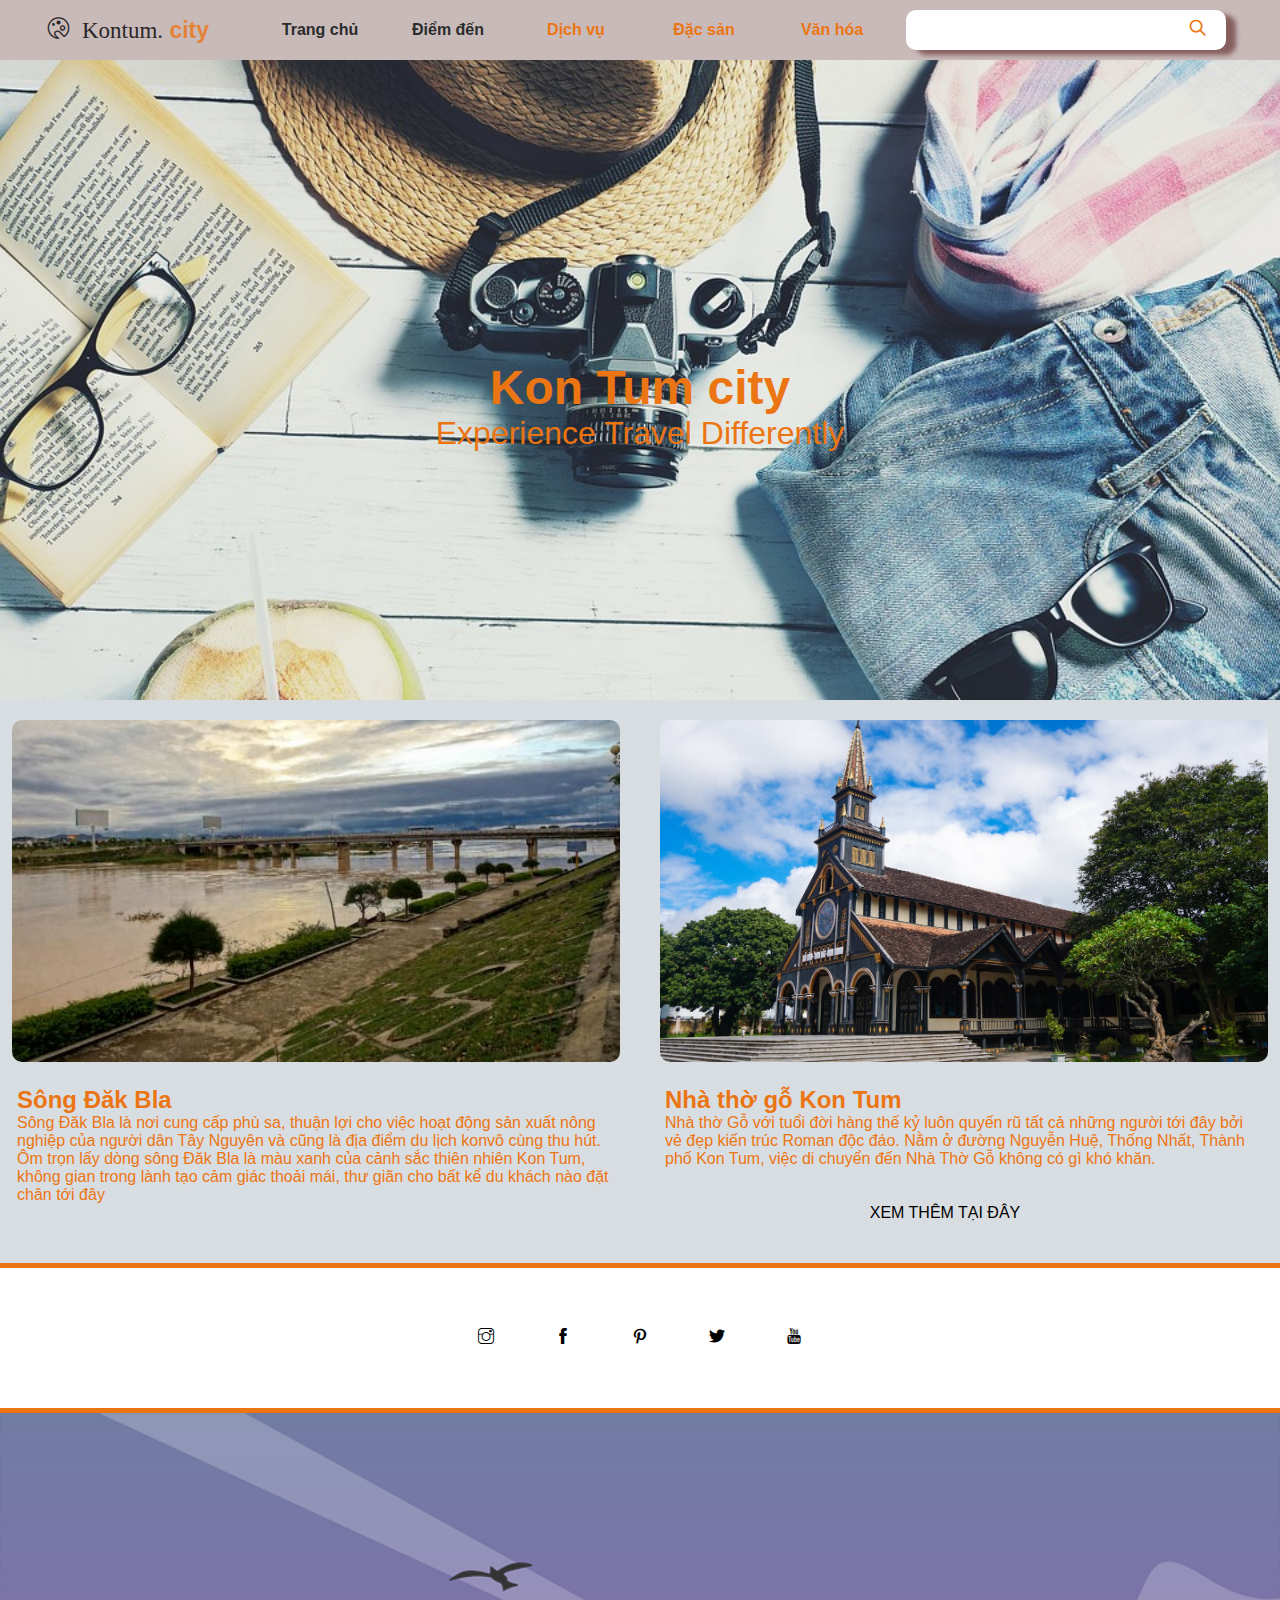
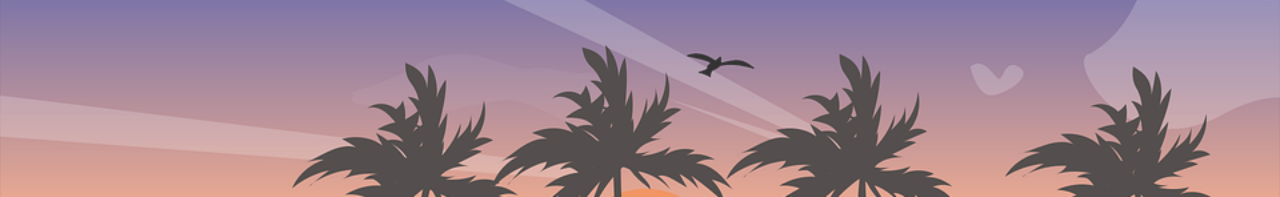
<file: index.html>
<!DOCTYPE html>
<html lang="en">
<head>
    <!-- Global site tag (gtag.js) - Google Analytics -->
<script async src="https://www.googletagmanager.com/gtag/js?id=G-X1QGBHQ4D7"></script>
<script>
  window.dataLayer = window.dataLayer || [];
  function gtag(){dataLayer.push(arguments);}
  gtag('js', new Date());

  gtag('config', 'G-X1QGBHQ4D7');
</script>
    <title>Thành phố Kon Tum</title>
    <meta charset="UTF-8">
    <meta http-equiv="X-UA-Compatible" content="IE=edge">
    <meta name="viewport" content="width=device-width, initial-scale=1.0">
    <meta name="keywords" content="Kon Tum">
    <meta name="descreption" content="Những danh lam thắng cảnh và các đặc sản nổi tiếng ở Kon Tum. Các dịch vụ ưu đãi trong mùa"/>
    <meta name="msvalidate.01" content="9254C82C283DB76F768F1BCEEA0CA715" />
    <link rel="stylesheet" href="./css/style.css">
    <link rel="stylesheet" href="./themifyicon/themify-icons/themify-icons.css">
    <link rel="shortcut icon" type="image/png" href="./File-anh.img/logo.png">
</users>
</head>
<body>
    <div id="main">
        <div id="header">
            <div id="logo" class="col col-5 text-center">
            <a href="#slider" title="Trở về trang chủ" style="color: black;" class="ti-palette"> Kontum.</a>
            <a href="#slider" title="Trở về trang chủ" style="color: var(--text-color);">city</a>
            </div>

            <div class="col col-2 header-list">
             <ul class="text-center text-weight">
                <li class="col col-5 header-item"><a href="#slider" title="Trở về trang chủ">Trang chủ</a></li>
                <li class="col col-5 header-item"><a href="./asset/Destination.html" title="Danh lam thắng cảnh nổi tiếng của thành phố">Điểm đến</a></li>
                <li class="col col-5 header-item"><a href="./asset/Service.html" title="Các dịch vụ, ưu đãi tốt nhất" style="color: var(--text-color)">Dịch vụ</a></li>
                <li class="col col-5 header-item"><a href="./asset/Foods.html" title="Những đặc sản nổi tiếng nơi này" style="color: var(--text-color)">Đặc sản</a></li>
                <li class="col col-5 header-item"><a href="./asset/Cultural.html" title="Lịch sử và văn hóa của thành phố" style="color: var(--text-color)">Văn hóa</li>
               </ul>     
                     
                <div>
                    <i class="close-icon ti-close"></i>
                </div>
            </div>
            <div class="bars-btn">
                <i class="ti-menu"></i>
                 </div>
            <div class="col search-btn"> 
                <div>
                <input type="text">
                <i class="search-icon ti-search"></i>
                </div>
            </div>
            <div class="search-icon2">
                <i class="ti-search"></i>
            </div>
        </div>

        <div id="slider">
            <div class="text-slider">
                <h2>Kon Tum city</h2>
                <p>Experience Travel Differently</p>
            </div>
        </div>
        <div class="clear"></div>

        <div id="content">
            <div class="content-home">
                 <div class="row">
                    <div class="content-item col col-2">
                        <img src="./File-anh.img/Song-dakla.jpg" alt="Sông ĐăkLa Thành Phố Kon Tum" class="img-home">
                        <div class="heading-para">
                            <h2 class="heading2">Sông Đăk Bla</h2>
                            <p class="para">Sông Đăk Bla là nơi cung cấp phù sa, thuận lợi cho việc hoạt động sản xuất nông nghiệp của người dân Tây Nguyên và cũng là địa điểm du lịch konvô cùng thu hút. Ôm trọn lấy dòng sông Đăk Bla là màu xanh của cảnh sắc thiên nhiên Kon Tum, không gian trong lành tạo cảm giác thoải mái, thư giãn cho bất kể du khách nào đặt chân tới đây</p>
                        </div>
                    </div>
                    <div class="content-item col col-2">
                        <img src="./File-anh.img/Nha-tho-go.jpg" alt="Nhà thờ gỗ thành phố Kon Tum" class="img-home">
                        <div class="heading-para">
                        <h2 class="heading2">Nhà thờ gỗ Kon Tum</h2>
                        <p class="para">Nhà thờ Gỗ với tuổi đời hàng thế kỷ luôn quyến rũ tất cả những người tới đây bởi vẻ đẹp kiến trúc Roman độc đáo. Nằm ở đường Nguyễn Huệ, Thống Nhất, Thành phố Kon Tum, việc di chuyển đến Nhà Thờ Gỗ không có gì khó khăn. </p>
                    </div>
                    </div>
                </div>
                <div class="toi-diem-den"><a href="./asset/Destination.html">XEM THÊM TẠI ĐÂY</a></div>
                </div>
            <div class="clear"></div>
        </div>

        <div id="footer">
            <div class="footer-contact text-center">
                <div class="footer-list">
                    <ul>
                      <li class="col col-5 contact-icon"><a href="#"><i class="ti-instagram"></i></a></li>
                      <li class="col col-5 contact-icon"><a href="#"><i class="ti-facebook"></i></a></li>
                      <li class="col col-5 contact-icon"><a href="#"><i class="ti-pinterest"></i></a></li>
                      <li class="col col-5 contact-icon"><a href="#"><i class="ti-twitter-alt"></i></a></li>
                      <li class="col col-5 contact-icon"><a href="#"><i class="ti-youtube"></i></a></li>
                    </ul>   
                </div>
            </div>
            <div class="footer-nav">
                
            </div>
        </div>
    </div>
</body>
</html>
</file>
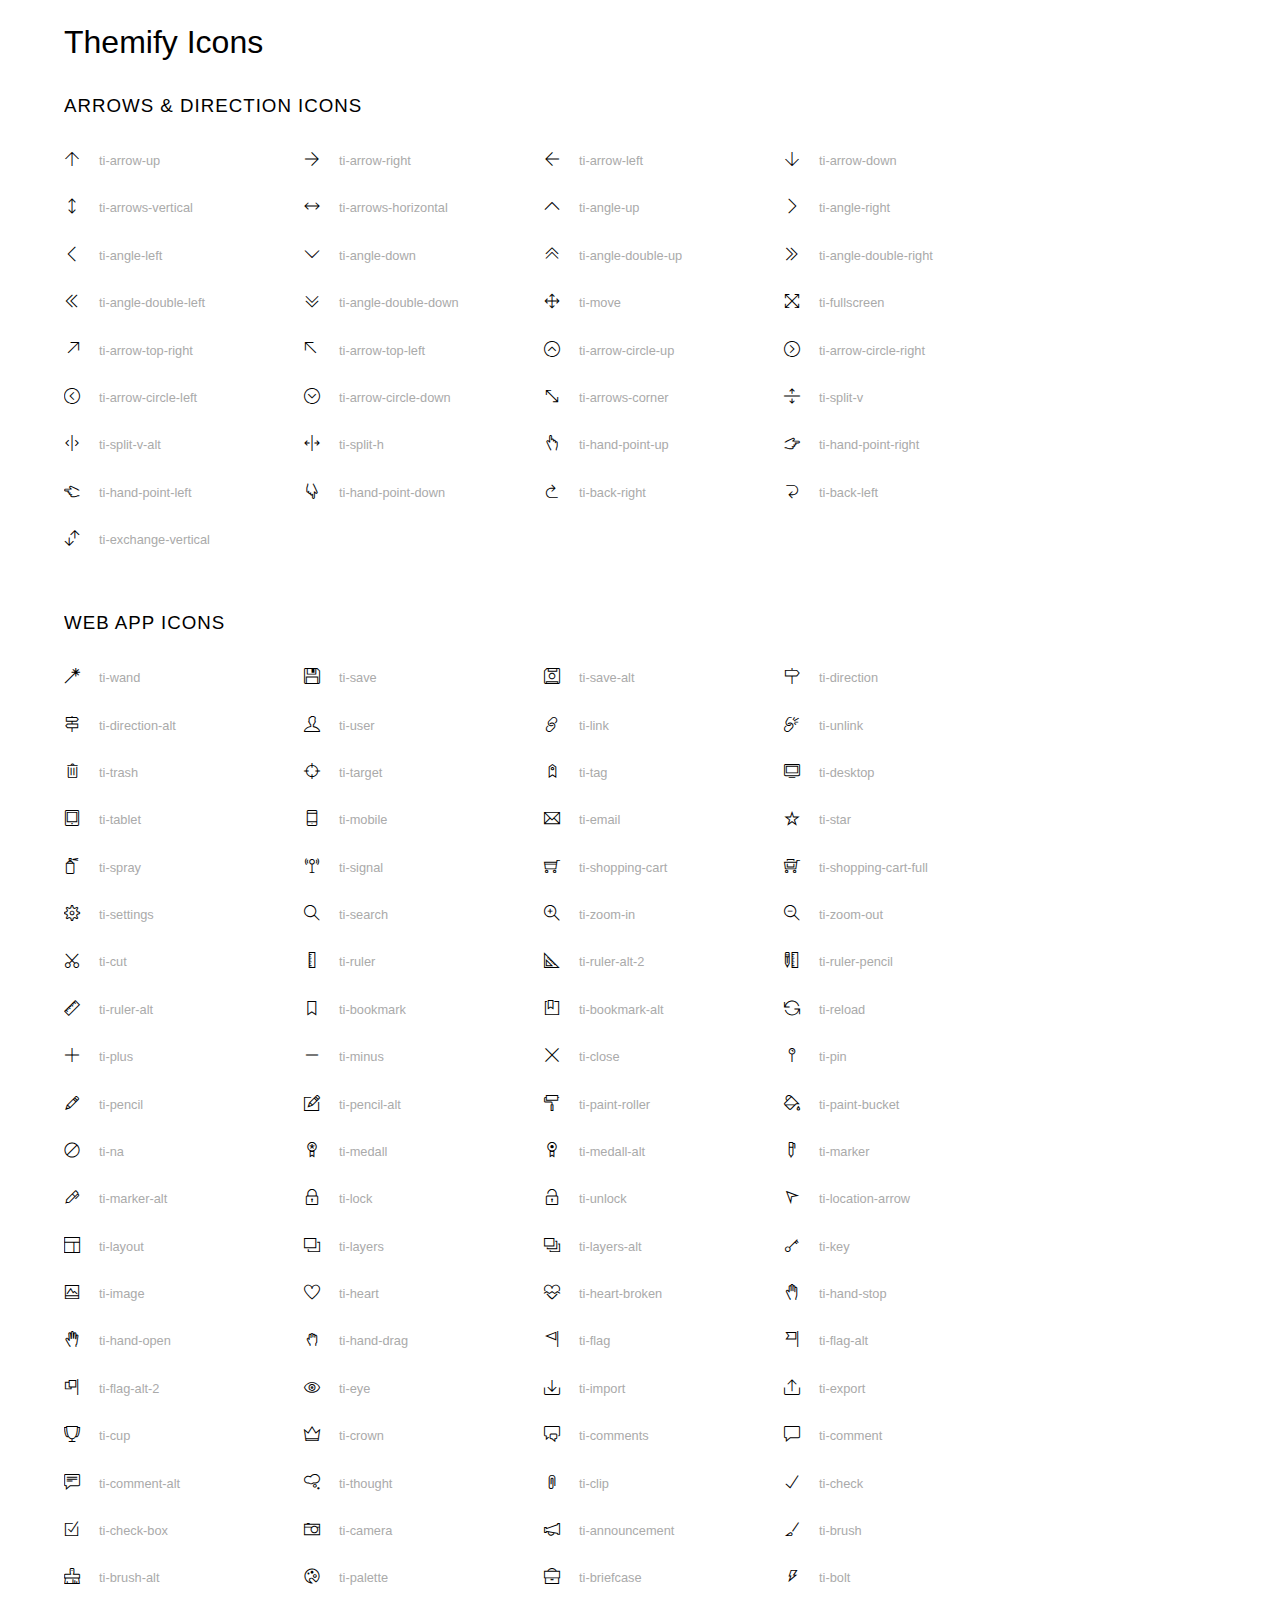
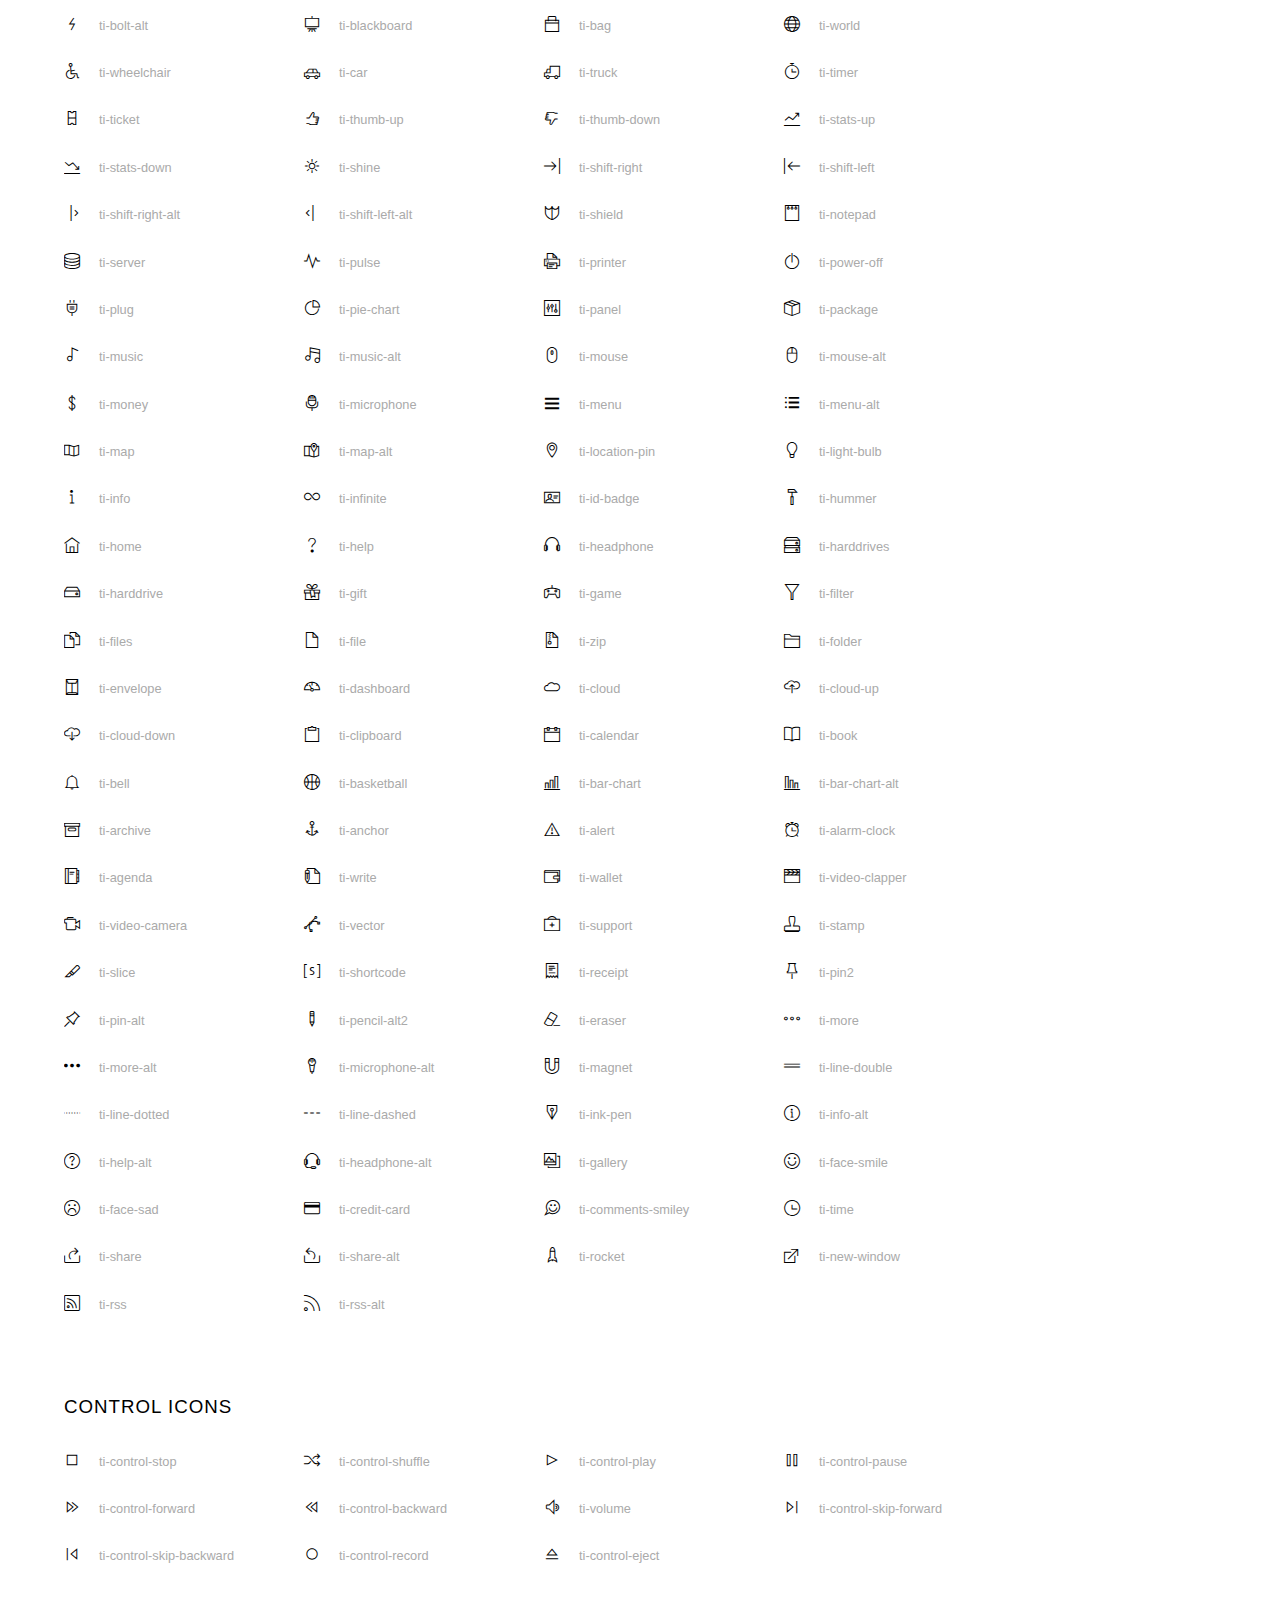
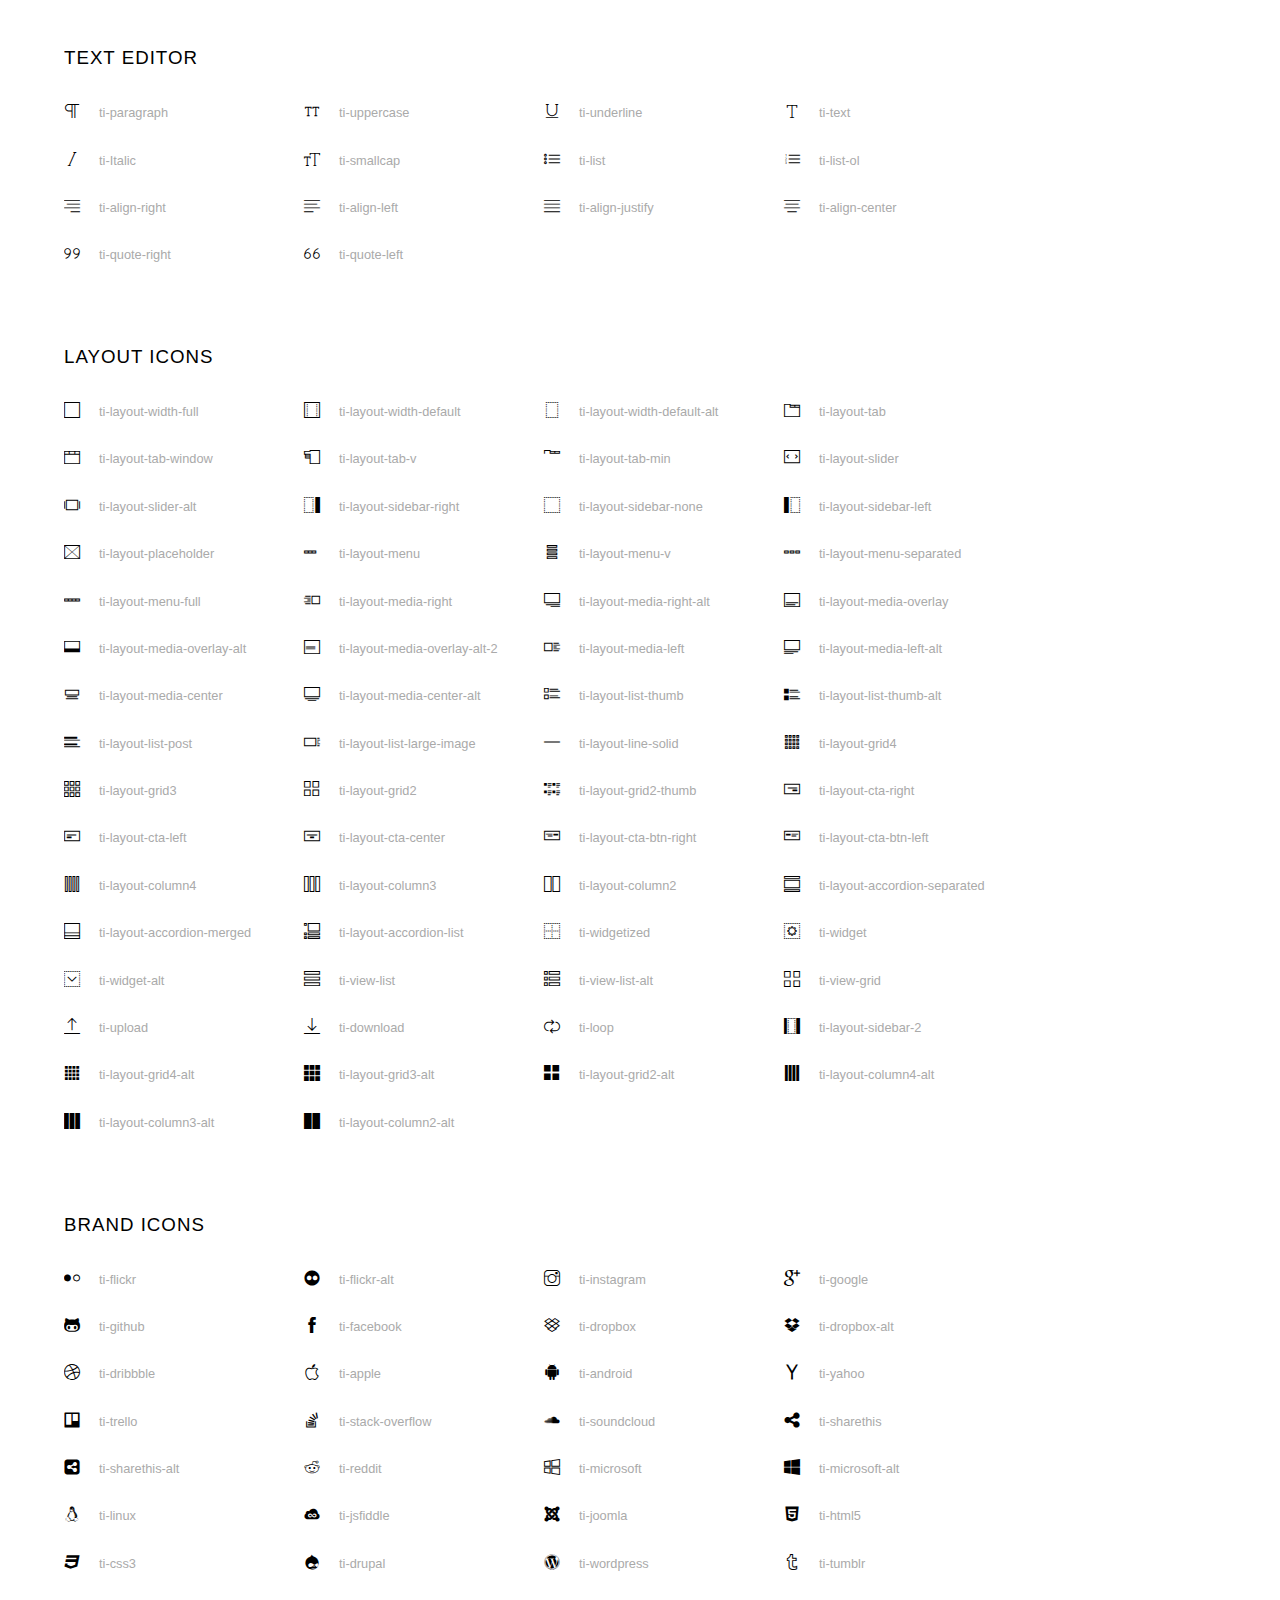
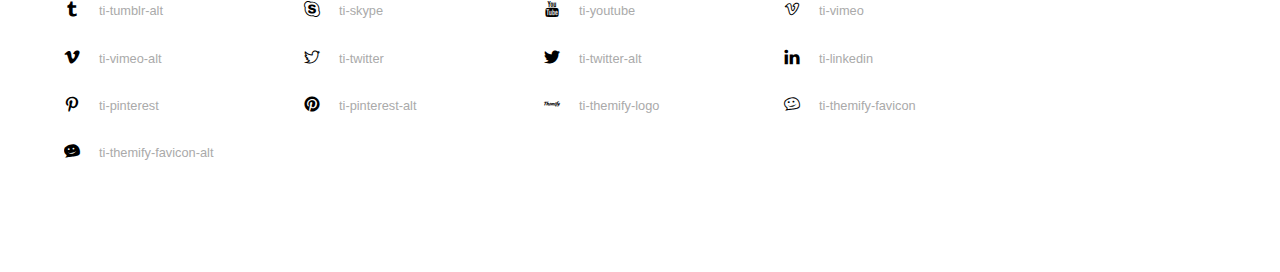
<file: themifyicon/themify-icons/index.html>
<!doctype html>
<html>
<head>
	<meta charset="utf-8">
	<title>Themify Icon Font</title>
	<meta name="viewport" content="width=device-width">
	<link rel="stylesheet" href="demo-files/demo.css">
	<link rel="stylesheet" href="themify-icons.css">
	<!--[if lt IE 8]><!-->
	<link rel="stylesheet" href="ie7/ie7.css">
	<!--<![endif]-->
</head>
<body>
	<h1>Themify Icons</h1>

	<div class="icon-section">

		<div class="icon-section">
			<h3>Arrows &amp; Direction Icons </h3>

			<div class="icon-container">
				<span class="ti-arrow-up"></span><span class="icon-name"> ti-arrow-up</span>
			</div>
			<div class="icon-container">
				<span class="ti-arrow-right"></span><span class="icon-name"> ti-arrow-right</span>
			</div>
			<div class="icon-container">
				<span class="ti-arrow-left"></span><span class="icon-name"> ti-arrow-left</span>
			</div>
			<div class="icon-container">
				<span class="ti-arrow-down"></span><span class="icon-name"> ti-arrow-down</span>
			</div>
			<div class="icon-container">
				<span class="ti-arrows-vertical"></span><span class="icon-name"> ti-arrows-vertical</span>
			</div>
			<div class="icon-container">
				<span class="ti-arrows-horizontal"></span><span class="icon-name"> ti-arrows-horizontal</span>
			</div>
			<div class="icon-container">
				<span class="ti-angle-up"></span><span class="icon-name"> ti-angle-up</span>
			</div>
			<div class="icon-container">
				<span class="ti-angle-right"></span><span class="icon-name"> ti-angle-right</span>
			</div>
			<div class="icon-container">
				<span class="ti-angle-left"></span><span class="icon-name"> ti-angle-left</span>
			</div>
			<div class="icon-container">
				<span class="ti-angle-down"></span><span class="icon-name"> ti-angle-down</span>
			</div>	
			<div class="icon-container">
				<span class="ti-angle-double-up"></span><span class="icon-name"> ti-angle-double-up</span>
			</div>
			<div class="icon-container">
				<span class="ti-angle-double-right"></span><span class="icon-name"> ti-angle-double-right</span>
			</div>
			<div class="icon-container">
				<span class="ti-angle-double-left"></span><span class="icon-name"> ti-angle-double-left</span>
			</div>
			<div class="icon-container">
				<span class="ti-angle-double-down"></span><span class="icon-name"> ti-angle-double-down</span>
			</div>					
			<div class="icon-container">
				<span class="ti-move"></span><span class="icon-name"> ti-move</span>
			</div>
			<div class="icon-container">
				<span class="ti-fullscreen"></span><span class="icon-name"> ti-fullscreen</span>
			</div>
			<div class="icon-container">
				<span class="ti-arrow-top-right"></span><span class="icon-name"> ti-arrow-top-right</span>
			</div>
			<div class="icon-container">
				<span class="ti-arrow-top-left"></span><span class="icon-name"> ti-arrow-top-left</span>
			</div>
			<div class="icon-container">
				<span class="ti-arrow-circle-up"></span><span class="icon-name"> ti-arrow-circle-up</span>
			</div>
			<div class="icon-container">
				<span class="ti-arrow-circle-right"></span><span class="icon-name"> ti-arrow-circle-right</span>
			</div>
			<div class="icon-container">
				<span class="ti-arrow-circle-left"></span><span class="icon-name"> ti-arrow-circle-left</span>
			</div>
			<div class="icon-container">
				<span class="ti-arrow-circle-down"></span><span class="icon-name"> ti-arrow-circle-down</span>
			</div>
			<div class="icon-container">
				<span class="ti-arrows-corner"></span><span class="icon-name"> ti-arrows-corner</span>
			</div>
			<div class="icon-container">
				<span class="ti-split-v"></span><span class="icon-name"> ti-split-v</span>
			</div>

			<div class="icon-container">
				<span class="ti-split-v-alt"></span><span class="icon-name"> ti-split-v-alt</span>
			</div>
			<div class="icon-container">
				<span class="ti-split-h"></span><span class="icon-name"> ti-split-h</span>
			</div>
			<div class="icon-container">
				<span class="ti-hand-point-up"></span><span class="icon-name"> ti-hand-point-up</span>
			</div>
			<div class="icon-container">
				<span class="ti-hand-point-right"></span><span class="icon-name"> ti-hand-point-right</span>
			</div>
			<div class="icon-container">
				<span class="ti-hand-point-left"></span><span class="icon-name"> ti-hand-point-left</span>
			</div>
			<div class="icon-container">
				<span class="ti-hand-point-down"></span><span class="icon-name"> ti-hand-point-down</span>
			</div>
			<div class="icon-container">
				<span class="ti-back-right"></span><span class="icon-name"> ti-back-right</span>
			</div>
			<div class="icon-container">
				<span class="ti-back-left"></span><span class="icon-name"> ti-back-left</span>
			</div>
			<div class="icon-container">
				<span class="ti-exchange-vertical"></span><span class="icon-name"> ti-exchange-vertical</span>
			</div>

		</div> <!-- Arrows Icons -->



		<h3>Web App Icons</h3>
		
		<div class="icon-section">

			<div class="icon-container">
				<span class="ti-wand"></span><span class="icon-name"> ti-wand</span>
			</div>
			<div class="icon-container">
				<span class="ti-save"></span><span class="icon-name"> ti-save</span>
			</div>
			<div class="icon-container">
				<span class="ti-save-alt"></span><span class="icon-name"> ti-save-alt</span>
			</div>

			<div class="icon-container">
				<span class="ti-direction"></span><span class="icon-name"> ti-direction</span>
			</div>
			<div class="icon-container">
				<span class="ti-direction-alt"></span><span class="icon-name"> ti-direction-alt</span>
			</div>
			<div class="icon-container">
				<span class="ti-user"></span><span class="icon-name"> ti-user</span>
			</div>
			<div class="icon-container">
				<span class="ti-link"></span><span class="icon-name"> ti-link</span>
			</div>
			<div class="icon-container">
				<span class="ti-unlink"></span><span class="icon-name"> ti-unlink</span>
			</div>
			<div class="icon-container">
				<span class="ti-trash"></span><span class="icon-name"> ti-trash</span>
			</div>
			<div class="icon-container">
				<span class="ti-target"></span><span class="icon-name"> ti-target</span>
			</div>
			<div class="icon-container">
				<span class="ti-tag"></span><span class="icon-name"> ti-tag</span>
			</div>
			<div class="icon-container">
				<span class="ti-desktop"></span><span class="icon-name"> ti-desktop</span>
			</div>
			<div class="icon-container">
				<span class="ti-tablet"></span><span class="icon-name"> ti-tablet</span>
			</div>
			<div class="icon-container">
				<span class="ti-mobile"></span><span class="icon-name"> ti-mobile</span>
			</div>
			<div class="icon-container">
				<span class="ti-email"></span><span class="icon-name"> ti-email</span>
			</div>	
			<div class="icon-container">
				<span class="ti-star"></span><span class="icon-name"> ti-star</span>
			</div>
			<div class="icon-container">
				<span class="ti-spray"></span><span class="icon-name"> ti-spray</span>
			</div>
			<div class="icon-container">
				<span class="ti-signal"></span><span class="icon-name"> ti-signal</span>
			</div>
			<div class="icon-container">
				<span class="ti-shopping-cart"></span><span class="icon-name"> ti-shopping-cart</span>
			</div>
			<div class="icon-container">
				<span class="ti-shopping-cart-full"></span><span class="icon-name"> ti-shopping-cart-full</span>
			</div>
			<div class="icon-container">
				<span class="ti-settings"></span><span class="icon-name"> ti-settings</span>
			</div>
			<div class="icon-container">
				<span class="ti-search"></span><span class="icon-name"> ti-search</span>
			</div>
			<div class="icon-container">
				<span class="ti-zoom-in"></span><span class="icon-name"> ti-zoom-in</span>
			</div>
			<div class="icon-container">
				<span class="ti-zoom-out"></span><span class="icon-name"> ti-zoom-out</span>
			</div>
			<div class="icon-container">
				<span class="ti-cut"></span><span class="icon-name"> ti-cut</span>
			</div>
			<div class="icon-container">
				<span class="ti-ruler"></span><span class="icon-name"> ti-ruler</span>
			</div>
			<div class="icon-container">
				<span class="ti-ruler-alt-2"></span><span class="icon-name"> ti-ruler-alt-2</span>
			</div>			
			<div class="icon-container">
				<span class="ti-ruler-pencil"></span><span class="icon-name"> ti-ruler-pencil</span>
			</div>
			<div class="icon-container">
				<span class="ti-ruler-alt"></span><span class="icon-name"> ti-ruler-alt</span>
			</div>
			<div class="icon-container">
				<span class="ti-bookmark"></span><span class="icon-name"> ti-bookmark</span>
			</div>
			<div class="icon-container">
				<span class="ti-bookmark-alt"></span><span class="icon-name"> ti-bookmark-alt</span>
			</div>
			<div class="icon-container">
				<span class="ti-reload"></span><span class="icon-name"> ti-reload</span>
			</div>
			<div class="icon-container">
				<span class="ti-plus"></span><span class="icon-name"> ti-plus</span>
			</div>
			<div class="icon-container">
				<span class="ti-minus"></span><span class="icon-name"> ti-minus</span>
			</div>
			<div class="icon-container">
				<span class="ti-close"></span><span class="icon-name"> ti-close</span>
			</div>			
			<div class="icon-container">
				<span class="ti-pin"></span><span class="icon-name"> ti-pin</span>
			</div>
			<div class="icon-container">
				<span class="ti-pencil"></span><span class="icon-name"> ti-pencil</span>
			</div>
					
		  	<div class="icon-container">
				<span class="ti-pencil-alt"></span><span class="icon-name"> ti-pencil-alt</span>
			</div>
			<div class="icon-container">
				<span class="ti-paint-roller"></span><span class="icon-name"> ti-paint-roller</span>
			</div>
			<div class="icon-container">
				<span class="ti-paint-bucket"></span><span class="icon-name"> ti-paint-bucket</span>
			</div>
			<div class="icon-container">
				<span class="ti-na"></span><span class="icon-name"> ti-na</span>
			</div>
			<div class="icon-container">
				<span class="ti-medall"></span><span class="icon-name"> ti-medall</span>
			</div>
			<div class="icon-container">
				<span class="ti-medall-alt"></span><span class="icon-name"> ti-medall-alt</span>
			</div>
			<div class="icon-container">
				<span class="ti-marker"></span><span class="icon-name"> ti-marker</span>
			</div>
			<div class="icon-container">
				<span class="ti-marker-alt"></span><span class="icon-name"> ti-marker-alt</span>
			</div>

			<div class="icon-container">
				<span class="ti-lock"></span><span class="icon-name"> ti-lock</span>
			</div>
			<div class="icon-container">
				<span class="ti-unlock"></span><span class="icon-name"> ti-unlock</span>
			</div>
			<div class="icon-container">
				<span class="ti-location-arrow"></span><span class="icon-name"> ti-location-arrow</span>
			</div>
			<div class="icon-container">
				<span class="ti-layout"></span><span class="icon-name"> ti-layout</span>
			</div>
			<div class="icon-container">
				<span class="ti-layers"></span><span class="icon-name"> ti-layers</span>
			</div>
			<div class="icon-container">
				<span class="ti-layers-alt"></span><span class="icon-name"> ti-layers-alt</span>
			</div>
			<div class="icon-container">
				<span class="ti-key"></span><span class="icon-name"> ti-key</span>
			</div>
			<div class="icon-container">
				<span class="ti-image"></span><span class="icon-name"> ti-image</span>
			</div>
			<div class="icon-container">
				<span class="ti-heart"></span><span class="icon-name"> ti-heart</span>
			</div>
			<div class="icon-container">
				<span class="ti-heart-broken"></span><span class="icon-name"> ti-heart-broken</span>
			</div>
			<div class="icon-container">
				<span class="ti-hand-stop"></span><span class="icon-name"> ti-hand-stop</span>
			</div>
			<div class="icon-container">
				<span class="ti-hand-open"></span><span class="icon-name"> ti-hand-open</span>
			</div>
			<div class="icon-container">
				<span class="ti-hand-drag"></span><span class="icon-name"> ti-hand-drag</span>
			</div>
			<div class="icon-container">
				<span class="ti-flag"></span><span class="icon-name"> ti-flag</span>
			</div>
			<div class="icon-container">
				<span class="ti-flag-alt"></span><span class="icon-name"> ti-flag-alt</span>
			</div>
			<div class="icon-container">
				<span class="ti-flag-alt-2"></span><span class="icon-name"> ti-flag-alt-2</span>
			</div>
			<div class="icon-container">
				<span class="ti-eye"></span><span class="icon-name"> ti-eye</span>
			</div>
			<div class="icon-container">
				<span class="ti-import"></span><span class="icon-name"> ti-import</span>
			</div>			
			<div class="icon-container">
				<span class="ti-export"></span><span class="icon-name"> ti-export</span>
			</div>
			<div class="icon-container">
				<span class="ti-cup"></span><span class="icon-name"> ti-cup</span>
			</div>
			<div class="icon-container">
				<span class="ti-crown"></span><span class="icon-name"> ti-crown</span>
			</div>
			<div class="icon-container">
				<span class="ti-comments"></span><span class="icon-name"> ti-comments</span>
			</div>
			<div class="icon-container">
				<span class="ti-comment"></span><span class="icon-name"> ti-comment</span>
			</div>
			<div class="icon-container">
				<span class="ti-comment-alt"></span><span class="icon-name"> ti-comment-alt</span>
			</div>
			<div class="icon-container">
				<span class="ti-thought"></span><span class="icon-name"> ti-thought</span>
			</div>			
			<div class="icon-container">
				<span class="ti-clip"></span><span class="icon-name"> ti-clip</span>
			</div>

			<div class="icon-container">
				<span class="ti-check"></span><span class="icon-name"> ti-check</span>
			</div>
			<div class="icon-container">
				<span class="ti-check-box"></span><span class="icon-name"> ti-check-box</span>
			</div>
			<div class="icon-container">
				<span class="ti-camera"></span><span class="icon-name"> ti-camera</span>
			</div>
			<div class="icon-container">
				<span class="ti-announcement"></span><span class="icon-name"> ti-announcement</span>
			</div>
			<div class="icon-container">
				<span class="ti-brush"></span><span class="icon-name"> ti-brush</span>
			</div>
			<div class="icon-container">
				<span class="ti-brush-alt"></span><span class="icon-name"> ti-brush-alt</span>
			</div>
			<div class="icon-container">
				<span class="ti-palette"></span><span class="icon-name"> ti-palette</span>
			</div>			
			<div class="icon-container">
				<span class="ti-briefcase"></span><span class="icon-name"> ti-briefcase</span>
			</div>
			<div class="icon-container">
				<span class="ti-bolt"></span><span class="icon-name"> ti-bolt</span>
			</div>
			<div class="icon-container">
				<span class="ti-bolt-alt"></span><span class="icon-name"> ti-bolt-alt</span>
			</div>
			<div class="icon-container">
				<span class="ti-blackboard"></span><span class="icon-name"> ti-blackboard</span>
			</div>
			<div class="icon-container">
				<span class="ti-bag"></span><span class="icon-name"> ti-bag</span>
			</div>
			<div class="icon-container">
				<span class="ti-world"></span><span class="icon-name"> ti-world</span>
			</div>
			<div class="icon-container">
				<span class="ti-wheelchair"></span><span class="icon-name"> ti-wheelchair</span>
			</div>
			<div class="icon-container">
				<span class="ti-car"></span><span class="icon-name"> ti-car</span>
			</div>
			<div class="icon-container">
				<span class="ti-truck"></span><span class="icon-name"> ti-truck</span>
			</div>
			<div class="icon-container">
				<span class="ti-timer"></span><span class="icon-name"> ti-timer</span>
			</div>
			<div class="icon-container">
				<span class="ti-ticket"></span><span class="icon-name"> ti-ticket</span>
			</div>
			<div class="icon-container">
				<span class="ti-thumb-up"></span><span class="icon-name"> ti-thumb-up</span>
			</div>
			<div class="icon-container">
				<span class="ti-thumb-down"></span><span class="icon-name"> ti-thumb-down</span>
			</div>

			<div class="icon-container">
				<span class="ti-stats-up"></span><span class="icon-name"> ti-stats-up</span>
			</div>
			<div class="icon-container">
				<span class="ti-stats-down"></span><span class="icon-name"> ti-stats-down</span>
			</div>
			<div class="icon-container">
				<span class="ti-shine"></span><span class="icon-name"> ti-shine</span>
			</div>
			<div class="icon-container">
				<span class="ti-shift-right"></span><span class="icon-name"> ti-shift-right</span>
			</div>
			<div class="icon-container">
				<span class="ti-shift-left"></span><span class="icon-name"> ti-shift-left</span>
			</div>

			<div class="icon-container">
				<span class="ti-shift-right-alt"></span><span class="icon-name"> ti-shift-right-alt</span>
			</div>
			<div class="icon-container">
				<span class="ti-shift-left-alt"></span><span class="icon-name"> ti-shift-left-alt</span>
			</div>
			<div class="icon-container">
				<span class="ti-shield"></span><span class="icon-name"> ti-shield</span>
			</div>
			<div class="icon-container">
				<span class="ti-notepad"></span><span class="icon-name"> ti-notepad</span>
			</div>
			<div class="icon-container">
				<span class="ti-server"></span><span class="icon-name"> ti-server</span>
			</div>

			<div class="icon-container">
				<span class="ti-pulse"></span><span class="icon-name"> ti-pulse</span>
			</div>
			<div class="icon-container">
				<span class="ti-printer"></span><span class="icon-name"> ti-printer</span>
			</div>
			<div class="icon-container">
				<span class="ti-power-off"></span><span class="icon-name"> ti-power-off</span>
			</div>
			<div class="icon-container">
				<span class="ti-plug"></span><span class="icon-name"> ti-plug</span>
			</div>
			<div class="icon-container">
				<span class="ti-pie-chart"></span><span class="icon-name"> ti-pie-chart</span>
			</div>

			<div class="icon-container">
				<span class="ti-panel"></span><span class="icon-name"> ti-panel</span>
			</div>
			<div class="icon-container">
				<span class="ti-package"></span><span class="icon-name"> ti-package</span>
			</div>
			<div class="icon-container">
				<span class="ti-music"></span><span class="icon-name"> ti-music</span>
			</div>
			<div class="icon-container">
				<span class="ti-music-alt"></span><span class="icon-name"> ti-music-alt</span>
			</div>
			<div class="icon-container">
				<span class="ti-mouse"></span><span class="icon-name"> ti-mouse</span>
			</div>
			<div class="icon-container">
				<span class="ti-mouse-alt"></span><span class="icon-name"> ti-mouse-alt</span>
			</div>
			<div class="icon-container">
				<span class="ti-money"></span><span class="icon-name"> ti-money</span>
			</div>
			<div class="icon-container">
				<span class="ti-microphone"></span><span class="icon-name"> ti-microphone</span>
			</div>
			<div class="icon-container">
				<span class="ti-menu"></span><span class="icon-name"> ti-menu</span>
			</div>
			<div class="icon-container">
				<span class="ti-menu-alt"></span><span class="icon-name"> ti-menu-alt</span>
			</div>
			<div class="icon-container">
				<span class="ti-map"></span><span class="icon-name"> ti-map</span>
			</div>
			<div class="icon-container">
				<span class="ti-map-alt"></span><span class="icon-name"> ti-map-alt</span>
			</div>

			<div class="icon-container">
				<span class="ti-location-pin"></span><span class="icon-name"> ti-location-pin</span>
			</div>

			<div class="icon-container">
				<span class="ti-light-bulb"></span><span class="icon-name"> ti-light-bulb</span>
			</div>
			<div class="icon-container">
				<span class="ti-info"></span><span class="icon-name"> ti-info</span>
			</div>
			<div class="icon-container">
				<span class="ti-infinite"></span><span class="icon-name"> ti-infinite</span>
			</div>
			<div class="icon-container">
				<span class="ti-id-badge"></span><span class="icon-name"> ti-id-badge</span>
			</div>
			<div class="icon-container">
				<span class="ti-hummer"></span><span class="icon-name"> ti-hummer</span>
			</div>
			<div class="icon-container">
				<span class="ti-home"></span><span class="icon-name"> ti-home</span>
			</div>
			<div class="icon-container">
				<span class="ti-help"></span><span class="icon-name"> ti-help</span>
			</div>
			<div class="icon-container">
				<span class="ti-headphone"></span><span class="icon-name"> ti-headphone</span>
			</div>
			<div class="icon-container">
				<span class="ti-harddrives"></span><span class="icon-name"> ti-harddrives</span>
			</div>
			<div class="icon-container">
				<span class="ti-harddrive"></span><span class="icon-name"> ti-harddrive</span>
			</div>
			<div class="icon-container">
				<span class="ti-gift"></span><span class="icon-name"> ti-gift</span>
			</div>
			<div class="icon-container">
				<span class="ti-game"></span><span class="icon-name"> ti-game</span>
			</div>
			<div class="icon-container">
				<span class="ti-filter"></span><span class="icon-name"> ti-filter</span>
			</div>
			<div class="icon-container">
				<span class="ti-files"></span><span class="icon-name"> ti-files</span>
			</div>
			<div class="icon-container">
				<span class="ti-file"></span><span class="icon-name"> ti-file</span>
			</div>
			<div class="icon-container">
				<span class="ti-zip"></span><span class="icon-name"> ti-zip</span>
			</div>
			<div class="icon-container">
				<span class="ti-folder"></span><span class="icon-name"> ti-folder</span>
			</div>			
			<div class="icon-container">
				<span class="ti-envelope"></span><span class="icon-name"> ti-envelope</span>
			</div>


			<div class="icon-container">
				<span class="ti-dashboard"></span><span class="icon-name"> ti-dashboard</span>
			</div>
			<div class="icon-container">
				<span class="ti-cloud"></span><span class="icon-name"> ti-cloud</span>
			</div>
			<div class="icon-container">
				<span class="ti-cloud-up"></span><span class="icon-name"> ti-cloud-up</span>
			</div>
			<div class="icon-container">
				<span class="ti-cloud-down"></span><span class="icon-name"> ti-cloud-down</span>
			</div>
			<div class="icon-container">
				<span class="ti-clipboard"></span><span class="icon-name"> ti-clipboard</span>
			</div>
			<div class="icon-container">
				<span class="ti-calendar"></span><span class="icon-name"> ti-calendar</span>
			</div>
			<div class="icon-container">
				<span class="ti-book"></span><span class="icon-name"> ti-book</span>
			</div>
			<div class="icon-container">
				<span class="ti-bell"></span><span class="icon-name"> ti-bell</span>
			</div>
			<div class="icon-container">
				<span class="ti-basketball"></span><span class="icon-name"> ti-basketball</span>
			</div>
			<div class="icon-container">
				<span class="ti-bar-chart"></span><span class="icon-name"> ti-bar-chart</span>
			</div>
			<div class="icon-container">
				<span class="ti-bar-chart-alt"></span><span class="icon-name"> ti-bar-chart-alt</span>
			</div>


			<div class="icon-container">
				<span class="ti-archive"></span><span class="icon-name"> ti-archive</span>
			</div>
			<div class="icon-container">
				<span class="ti-anchor"></span><span class="icon-name"> ti-anchor</span>
			</div>

			<div class="icon-container">
				<span class="ti-alert"></span><span class="icon-name"> ti-alert</span>
			</div>
			<div class="icon-container">
				<span class="ti-alarm-clock"></span><span class="icon-name"> ti-alarm-clock</span>
			</div>
			<div class="icon-container">
				<span class="ti-agenda"></span><span class="icon-name"> ti-agenda</span>
			</div>
			<div class="icon-container">
				<span class="ti-write"></span><span class="icon-name"> ti-write</span>
			</div>

			<div class="icon-container">
				<span class="ti-wallet"></span><span class="icon-name"> ti-wallet</span>
			</div>
			<div class="icon-container">
				<span class="ti-video-clapper"></span><span class="icon-name"> ti-video-clapper</span>
			</div>
			<div class="icon-container">
				<span class="ti-video-camera"></span><span class="icon-name"> ti-video-camera</span>
			</div>
			<div class="icon-container">
				<span class="ti-vector"></span><span class="icon-name"> ti-vector</span>
			</div>

			<div class="icon-container">
				<span class="ti-support"></span><span class="icon-name"> ti-support</span>
			</div>
			<div class="icon-container">
				<span class="ti-stamp"></span><span class="icon-name"> ti-stamp</span>
			</div>
			<div class="icon-container">
				<span class="ti-slice"></span><span class="icon-name"> ti-slice</span>
			</div>
			<div class="icon-container">
				<span class="ti-shortcode"></span><span class="icon-name"> ti-shortcode</span>
			</div>
			<div class="icon-container">
				<span class="ti-receipt"></span><span class="icon-name"> ti-receipt</span>
			</div>
			<div class="icon-container">
				<span class="ti-pin2"></span><span class="icon-name"> ti-pin2</span>
			</div>
			<div class="icon-container">
				<span class="ti-pin-alt"></span><span class="icon-name"> ti-pin-alt</span>
			</div>
			<div class="icon-container">
				<span class="ti-pencil-alt2"></span><span class="icon-name"> ti-pencil-alt2</span>
			</div>
			<div class="icon-container">
				<span class="ti-eraser"></span><span class="icon-name"> ti-eraser</span>
			</div>			
			<div class="icon-container">
				<span class="ti-more"></span><span class="icon-name"> ti-more</span>
			</div>
			<div class="icon-container">
				<span class="ti-more-alt"></span><span class="icon-name"> ti-more-alt</span>
			</div>
			<div class="icon-container">
				<span class="ti-microphone-alt"></span><span class="icon-name"> ti-microphone-alt</span>
			</div>
			<div class="icon-container">
				<span class="ti-magnet"></span><span class="icon-name"> ti-magnet</span>
			</div>
			<div class="icon-container">
				<span class="ti-line-double"></span><span class="icon-name"> ti-line-double</span>
			</div>
			<div class="icon-container">
				<span class="ti-line-dotted"></span><span class="icon-name"> ti-line-dotted</span>
			</div>
			<div class="icon-container">
				<span class="ti-line-dashed"></span><span class="icon-name"> ti-line-dashed</span>
			</div>

			<div class="icon-container">
				<span class="ti-ink-pen"></span><span class="icon-name"> ti-ink-pen</span>
			</div>
			<div class="icon-container">
				<span class="ti-info-alt"></span><span class="icon-name"> ti-info-alt</span>
			</div>
			<div class="icon-container">
				<span class="ti-help-alt"></span><span class="icon-name"> ti-help-alt</span>
			</div>
			<div class="icon-container">
				<span class="ti-headphone-alt"></span><span class="icon-name"> ti-headphone-alt</span>
			</div>

			<div class="icon-container">
				<span class="ti-gallery"></span><span class="icon-name"> ti-gallery</span>
			</div>
			<div class="icon-container">
				<span class="ti-face-smile"></span><span class="icon-name"> ti-face-smile</span>
			</div>
			<div class="icon-container">
				<span class="ti-face-sad"></span><span class="icon-name"> ti-face-sad</span>
			</div>
			<div class="icon-container">
				<span class="ti-credit-card"></span><span class="icon-name"> ti-credit-card</span>
			</div>
			<div class="icon-container">
				<span class="ti-comments-smiley"></span><span class="icon-name"> ti-comments-smiley</span>
			</div>
			<div class="icon-container">
				<span class="ti-time"></span><span class="icon-name"> ti-time</span>
			</div>
			<div class="icon-container">
				<span class="ti-share"></span><span class="icon-name"> ti-share</span>
			</div>
			<div class="icon-container">
				<span class="ti-share-alt"></span><span class="icon-name"> ti-share-alt</span>
			</div>
			<div class="icon-container">
				<span class="ti-rocket"></span><span class="icon-name"> ti-rocket</span>
			</div>

			<div class="icon-container">
				<span class="ti-new-window"></span><span class="icon-name"> ti-new-window</span>
			</div>

			<div class="icon-container">
				<span class="ti-rss"></span><span class="icon-name"> ti-rss</span>
			</div>

			<div class="icon-container">
				<span class="ti-rss-alt"></span><span class="icon-name"> ti-rss-alt</span>
			</div>
			
		</div><!-- Web App Icons -->


		<div class="icon-section">
			<h3>Control Icons</h3>
			<div class="icon-container">
				<span class="ti-control-stop"></span><span class="icon-name"> ti-control-stop</span>
			</div>
			<div class="icon-container">
				<span class="ti-control-shuffle"></span><span class="icon-name"> ti-control-shuffle</span>
			</div>
			<div class="icon-container">
				<span class="ti-control-play"></span><span class="icon-name"> ti-control-play</span>
			</div>
			<div class="icon-container">
				<span class="ti-control-pause"></span><span class="icon-name"> ti-control-pause</span>
			</div>
			<div class="icon-container">
				<span class="ti-control-forward"></span><span class="icon-name"> ti-control-forward</span>
			</div>
			<div class="icon-container">
				<span class="ti-control-backward"></span><span class="icon-name"> ti-control-backward</span>
			</div>	
			<div class="icon-container">
				<span class="ti-volume"></span><span class="icon-name"> ti-volume</span>
			</div>
			<div class="icon-container">
				<span class="ti-control-skip-forward"></span><span class="icon-name"> ti-control-skip-forward</span>
			</div>
			<div class="icon-container">
				<span class="ti-control-skip-backward"></span><span class="icon-name"> ti-control-skip-backward</span>
			</div>
			<div class="icon-container">
				<span class="ti-control-record"></span><span class="icon-name"> ti-control-record</span>
			</div>
			<div class="icon-container">
				<span class="ti-control-eject"></span><span class="icon-name"> ti-control-eject</span>
			</div>			
		</div> <!-- Control Icons -->


		<div class="icon-section">
			<h3>Text Editor</h3>

			<div class="icon-container">
				<span class="ti-paragraph"></span><span class="icon-name"> ti-paragraph</span>
			</div>
			<div class="icon-container">
				<span class="ti-uppercase"></span><span class="icon-name"> ti-uppercase</span>
			</div>

			<div class="icon-container">
				<span class="ti-underline"></span><span class="icon-name"> ti-underline</span>
			</div>
			<div class="icon-container">
				<span class="ti-text"></span><span class="icon-name"> ti-text</span>
			</div>
			<div class="icon-container">
				<span class="ti-Italic"></span><span class="icon-name"> ti-Italic</span>
			</div>
			<div class="icon-container">
				<span class="ti-smallcap"></span><span class="icon-name"> ti-smallcap</span>
			</div>
			<div class="icon-container">
				<span class="ti-list"></span><span class="icon-name"> ti-list</span>
			</div>
			<div class="icon-container">
				<span class="ti-list-ol"></span><span class="icon-name"> ti-list-ol</span>
			</div>
			<div class="icon-container">
				<span class="ti-align-right"></span><span class="icon-name"> ti-align-right</span>
			</div>
			<div class="icon-container">
				<span class="ti-align-left"></span><span class="icon-name"> ti-align-left</span>
			</div>
			<div class="icon-container">
				<span class="ti-align-justify"></span><span class="icon-name"> ti-align-justify</span>
			</div>
			<div class="icon-container">
				<span class="ti-align-center"></span><span class="icon-name"> ti-align-center</span>
			</div>
			<div class="icon-container">
				<span class="ti-quote-right"></span><span class="icon-name"> ti-quote-right</span>
			</div>
			<div class="icon-container">
				<span class="ti-quote-left"></span><span class="icon-name"> ti-quote-left</span>
			</div>

		</div> <!-- Text Editor -->



		<div class="icon-section">
			<h3>Layout Icons</h3>
			<div class="icon-container">
				<span class="ti-layout-width-full"></span><span class="icon-name"> ti-layout-width-full</span>
			</div>
			<div class="icon-container">
				<span class="ti-layout-width-default"></span><span class="icon-name"> ti-layout-width-default</span>
			</div>
			<div class="icon-container">
				<span class="ti-layout-width-default-alt"></span><span class="icon-name"> ti-layout-width-default-alt</span>
			</div>
			<div class="icon-container">
				<span class="ti-layout-tab"></span><span class="icon-name"> ti-layout-tab</span>
			</div>
			<div class="icon-container">
				<span class="ti-layout-tab-window"></span><span class="icon-name"> ti-layout-tab-window</span>
			</div>
			<div class="icon-container">
				<span class="ti-layout-tab-v"></span><span class="icon-name"> ti-layout-tab-v</span>
			</div>
			<div class="icon-container">
				<span class="ti-layout-tab-min"></span><span class="icon-name"> ti-layout-tab-min</span>
			</div>
			<div class="icon-container">
				<span class="ti-layout-slider"></span><span class="icon-name"> ti-layout-slider</span>
			</div>
			<div class="icon-container">
				<span class="ti-layout-slider-alt"></span><span class="icon-name"> ti-layout-slider-alt</span>
			</div>
			<div class="icon-container">
				<span class="ti-layout-sidebar-right"></span><span class="icon-name"> ti-layout-sidebar-right</span>
			</div>
			<div class="icon-container">
				<span class="ti-layout-sidebar-none"></span><span class="icon-name"> ti-layout-sidebar-none</span>
			</div>
			<div class="icon-container">
				<span class="ti-layout-sidebar-left"></span><span class="icon-name"> ti-layout-sidebar-left</span>
			</div>
			<div class="icon-container">
				<span class="ti-layout-placeholder"></span><span class="icon-name"> ti-layout-placeholder</span>
			</div>
			<div class="icon-container">
				<span class="ti-layout-menu"></span><span class="icon-name"> ti-layout-menu</span>
			</div>
			<div class="icon-container">
				<span class="ti-layout-menu-v"></span><span class="icon-name"> ti-layout-menu-v</span>
			</div>
			<div class="icon-container">
				<span class="ti-layout-menu-separated"></span><span class="icon-name"> ti-layout-menu-separated</span>
			</div>
			<div class="icon-container">
				<span class="ti-layout-menu-full"></span><span class="icon-name"> ti-layout-menu-full</span>
			</div>
			<div class="icon-container">
				<span class="ti-layout-media-right"></span><span class="icon-name"> ti-layout-media-right</span>
			</div>
			<div class="icon-container">
				<span class="ti-layout-media-right-alt"></span><span class="icon-name"> ti-layout-media-right-alt</span>
			</div>
			<div class="icon-container">
				<span class="ti-layout-media-overlay"></span><span class="icon-name"> ti-layout-media-overlay</span>
			</div>
			<div class="icon-container">
				<span class="ti-layout-media-overlay-alt"></span><span class="icon-name"> ti-layout-media-overlay-alt</span>
			</div>
			<div class="icon-container">
				<span class="ti-layout-media-overlay-alt-2"></span><span class="icon-name"> ti-layout-media-overlay-alt-2</span>
			</div>
			<div class="icon-container">
				<span class="ti-layout-media-left"></span><span class="icon-name"> ti-layout-media-left</span>
			</div>
			<div class="icon-container">
				<span class="ti-layout-media-left-alt"></span><span class="icon-name"> ti-layout-media-left-alt</span>
			</div>
			<div class="icon-container">
				<span class="ti-layout-media-center"></span><span class="icon-name"> ti-layout-media-center</span>
			</div>
			<div class="icon-container">
				<span class="ti-layout-media-center-alt"></span><span class="icon-name"> ti-layout-media-center-alt</span>
			</div>
			<div class="icon-container">
				<span class="ti-layout-list-thumb"></span><span class="icon-name"> ti-layout-list-thumb</span>
			</div>
			<div class="icon-container">
				<span class="ti-layout-list-thumb-alt"></span><span class="icon-name"> ti-layout-list-thumb-alt</span>
			</div>
			<div class="icon-container">
				<span class="ti-layout-list-post"></span><span class="icon-name"> ti-layout-list-post</span>
			</div>
			<div class="icon-container">
				<span class="ti-layout-list-large-image"></span><span class="icon-name"> ti-layout-list-large-image</span>
			</div>
			<div class="icon-container">
				<span class="ti-layout-line-solid"></span><span class="icon-name"> ti-layout-line-solid</span>
			</div>
			<div class="icon-container">
				<span class="ti-layout-grid4"></span><span class="icon-name"> ti-layout-grid4</span>
			</div>
			<div class="icon-container">
				<span class="ti-layout-grid3"></span><span class="icon-name"> ti-layout-grid3</span>
			</div>
			<div class="icon-container">
				<span class="ti-layout-grid2"></span><span class="icon-name"> ti-layout-grid2</span>
			</div>
			<div class="icon-container">
				<span class="ti-layout-grid2-thumb"></span><span class="icon-name"> ti-layout-grid2-thumb</span>
			</div>
			<div class="icon-container">
				<span class="ti-layout-cta-right"></span><span class="icon-name"> ti-layout-cta-right</span>
			</div>
			<div class="icon-container">
				<span class="ti-layout-cta-left"></span><span class="icon-name"> ti-layout-cta-left</span>
			</div>
			<div class="icon-container">
				<span class="ti-layout-cta-center"></span><span class="icon-name"> ti-layout-cta-center</span>
			</div>
			<div class="icon-container">
				<span class="ti-layout-cta-btn-right"></span><span class="icon-name"> ti-layout-cta-btn-right</span>
			</div>
			<div class="icon-container">
				<span class="ti-layout-cta-btn-left"></span><span class="icon-name"> ti-layout-cta-btn-left</span>
			</div>
			<div class="icon-container">
				<span class="ti-layout-column4"></span><span class="icon-name"> ti-layout-column4</span>
			</div>
			<div class="icon-container">
				<span class="ti-layout-column3"></span><span class="icon-name"> ti-layout-column3</span>
			</div>
			<div class="icon-container">
				<span class="ti-layout-column2"></span><span class="icon-name"> ti-layout-column2</span>
			</div>
			<div class="icon-container">
				<span class="ti-layout-accordion-separated"></span><span class="icon-name"> ti-layout-accordion-separated</span>
			</div>
			<div class="icon-container">
				<span class="ti-layout-accordion-merged"></span><span class="icon-name"> ti-layout-accordion-merged</span>
			</div>
			<div class="icon-container">
				<span class="ti-layout-accordion-list"></span><span class="icon-name"> ti-layout-accordion-list</span>
			</div>
			<div class="icon-container">
				<span class="ti-widgetized"></span><span class="icon-name"> ti-widgetized</span>
			</div>
			<div class="icon-container">
				<span class="ti-widget"></span><span class="icon-name"> ti-widget</span>
			</div>
			<div class="icon-container">
				<span class="ti-widget-alt"></span><span class="icon-name"> ti-widget-alt</span>
			</div>
			<div class="icon-container">
				<span class="ti-view-list"></span><span class="icon-name"> ti-view-list</span>
			</div>
			<div class="icon-container">
				<span class="ti-view-list-alt"></span><span class="icon-name"> ti-view-list-alt</span>
			</div>
			<div class="icon-container">
				<span class="ti-view-grid"></span><span class="icon-name"> ti-view-grid</span>
			</div>
			<div class="icon-container">
				<span class="ti-upload"></span><span class="icon-name"> ti-upload</span>
			</div>
			<div class="icon-container">
				<span class="ti-download"></span><span class="icon-name"> ti-download</span>
			</div>	
			<div class="icon-container">
				<span class="ti-loop"></span><span class="icon-name"> ti-loop</span>
			</div>
			<div class="icon-container">
				<span class="ti-layout-sidebar-2"></span><span class="icon-name"> ti-layout-sidebar-2</span>
			</div>
			<div class="icon-container">
				<span class="ti-layout-grid4-alt"></span><span class="icon-name"> ti-layout-grid4-alt</span>
			</div>
			<div class="icon-container">
				<span class="ti-layout-grid3-alt"></span><span class="icon-name"> ti-layout-grid3-alt</span>
			</div>
			<div class="icon-container">
				<span class="ti-layout-grid2-alt"></span><span class="icon-name"> ti-layout-grid2-alt</span>
			</div>
			<div class="icon-container">
				<span class="ti-layout-column4-alt"></span><span class="icon-name"> ti-layout-column4-alt</span>
			</div>
			<div class="icon-container">
				<span class="ti-layout-column3-alt"></span><span class="icon-name"> ti-layout-column3-alt</span>
			</div>
			<div class="icon-container">
				<span class="ti-layout-column2-alt"></span><span class="icon-name"> ti-layout-column2-alt</span>
			</div>		


		</div> <!-- Layout Icons -->


		<div class="icon-section">
			<h3>Brand Icons</h3>

			<div class="icon-container">
				<span class="ti-flickr"></span><span class="icon-name"> ti-flickr</span>
			</div>
			<div class="icon-container">
				<span class="ti-flickr-alt"></span><span class="icon-name"> ti-flickr-alt</span>
			</div>			
			<div class="icon-container">
				<span class="ti-instagram"></span><span class="icon-name"> ti-instagram</span>
			</div>
			<div class="icon-container">
				<span class="ti-google"></span><span class="icon-name"> ti-google</span>
			</div>
			<div class="icon-container">
				<span class="ti-github"></span><span class="icon-name"> ti-github</span>
			</div>

			<div class="icon-container">
				<span class="ti-facebook"></span><span class="icon-name"> ti-facebook</span>
			</div>
			<div class="icon-container">
				<span class="ti-dropbox"></span><span class="icon-name"> ti-dropbox</span>
			</div>
			<div class="icon-container">
				<span class="ti-dropbox-alt"></span><span class="icon-name"> ti-dropbox-alt</span>
			</div>
			<div class="icon-container">
				<span class="ti-dribbble"></span><span class="icon-name"> ti-dribbble</span>
			</div>
			<div class="icon-container">
				<span class="ti-apple"></span><span class="icon-name"> ti-apple</span>
			</div>
			<div class="icon-container">
				<span class="ti-android"></span><span class="icon-name"> ti-android</span>
			</div>
			<div class="icon-container">
				<span class="ti-yahoo"></span><span class="icon-name"> ti-yahoo</span>
			</div>
			<div class="icon-container">
				<span class="ti-trello"></span><span class="icon-name"> ti-trello</span>
			</div>
			<div class="icon-container">
				<span class="ti-stack-overflow"></span><span class="icon-name"> ti-stack-overflow</span>
			</div>
			<div class="icon-container">
				<span class="ti-soundcloud"></span><span class="icon-name"> ti-soundcloud</span>
			</div>
			<div class="icon-container">
				<span class="ti-sharethis"></span><span class="icon-name"> ti-sharethis</span>
			</div>
			<div class="icon-container">
				<span class="ti-sharethis-alt"></span><span class="icon-name"> ti-sharethis-alt</span>
			</div>
			<div class="icon-container">
				<span class="ti-reddit"></span><span class="icon-name"> ti-reddit</span>
			</div>

			<div class="icon-container">
				<span class="ti-microsoft"></span><span class="icon-name"> ti-microsoft</span>
			</div>
			<div class="icon-container">
				<span class="ti-microsoft-alt"></span><span class="icon-name"> ti-microsoft-alt</span>
			</div>
			<div class="icon-container">
				<span class="ti-linux"></span><span class="icon-name"> ti-linux</span>
			</div>
			<div class="icon-container">
				<span class="ti-jsfiddle"></span><span class="icon-name"> ti-jsfiddle</span>
			</div>
			<div class="icon-container">
				<span class="ti-joomla"></span><span class="icon-name"> ti-joomla</span>
			</div>
			<div class="icon-container">
				<span class="ti-html5"></span><span class="icon-name"> ti-html5</span>
			</div>
			<div class="icon-container">
				<span class="ti-css3"></span><span class="icon-name"> ti-css3</span>
			</div>	
			<div class="icon-container">
				<span class="ti-drupal"></span><span class="icon-name"> ti-drupal</span>
			</div>
			<div class="icon-container">
				<span class="ti-wordpress"></span><span class="icon-name"> ti-wordpress</span>
			</div>		
			<div class="icon-container">
				<span class="ti-tumblr"></span><span class="icon-name"> ti-tumblr</span>
			</div>
			<div class="icon-container">
				<span class="ti-tumblr-alt"></span><span class="icon-name"> ti-tumblr-alt</span>
			</div>
			<div class="icon-container">
				<span class="ti-skype"></span><span class="icon-name"> ti-skype</span>
			</div>
			<div class="icon-container">
				<span class="ti-youtube"></span><span class="icon-name"> ti-youtube</span>
			</div>
			<div class="icon-container">
				<span class="ti-vimeo"></span><span class="icon-name"> ti-vimeo</span>
			</div>
			<div class="icon-container">
				<span class="ti-vimeo-alt"></span><span class="icon-name"> ti-vimeo-alt</span>
			</div>			
			<div class="icon-container">
				<span class="ti-twitter"></span><span class="icon-name"> ti-twitter</span>
			</div>
			<div class="icon-container">
				<span class="ti-twitter-alt"></span><span class="icon-name"> ti-twitter-alt</span>
			</div>
			<div class="icon-container">
				<span class="ti-linkedin"></span><span class="icon-name"> ti-linkedin</span>
			</div>
			<div class="icon-container">
				<span class="ti-pinterest"></span><span class="icon-name"> ti-pinterest</span>
			</div>

			<div class="icon-container">
				<span class="ti-pinterest-alt"></span><span class="icon-name"> ti-pinterest-alt</span>
			</div>
			<div class="icon-container">
				<span class="ti-themify-logo"></span><span class="icon-name"> ti-themify-logo</span>
			</div>
			<div class="icon-container">
				<span class="ti-themify-favicon"></span><span class="icon-name"> ti-themify-favicon</span>
			</div>
			<div class="icon-container">
				<span class="ti-themify-favicon-alt"></span><span class="icon-name"> ti-themify-favicon-alt</span>
			</div>

		</div> <!-- brand Icons -->

	</div>

</body>
</html>
</file>
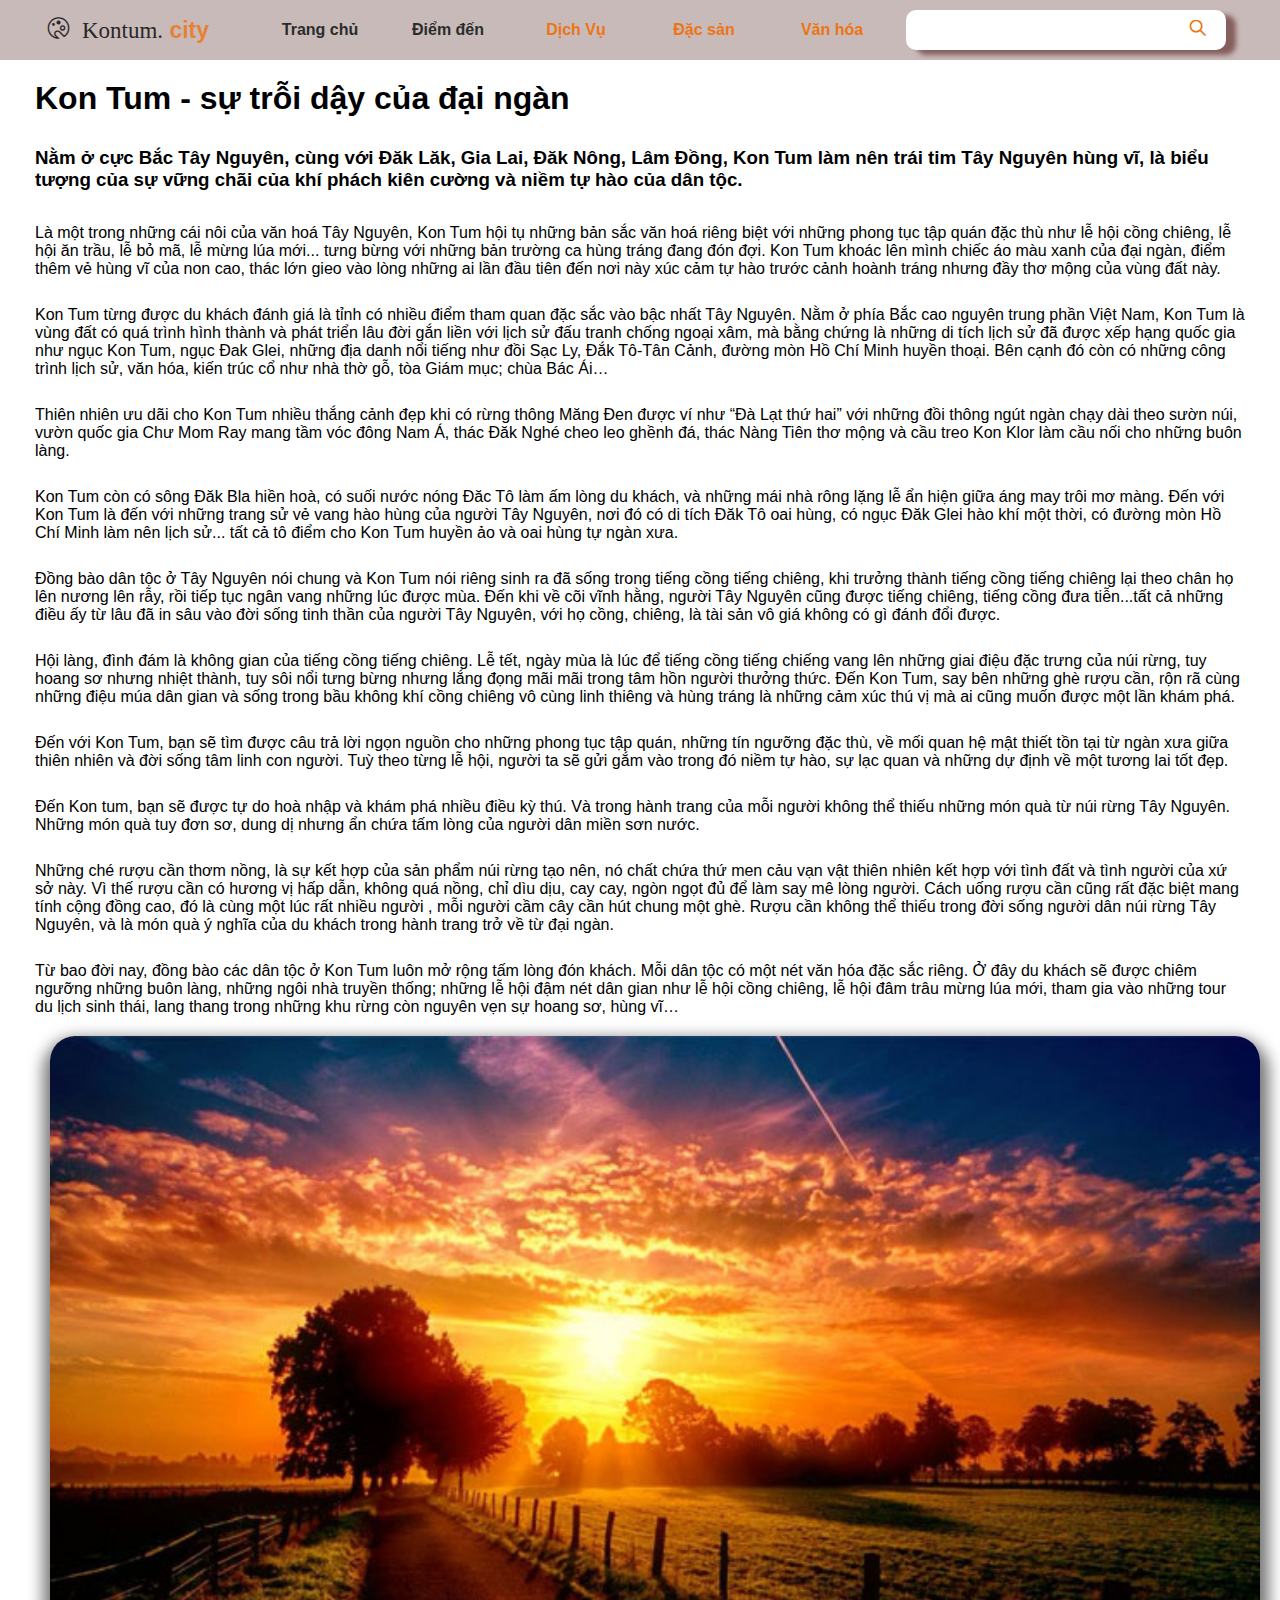
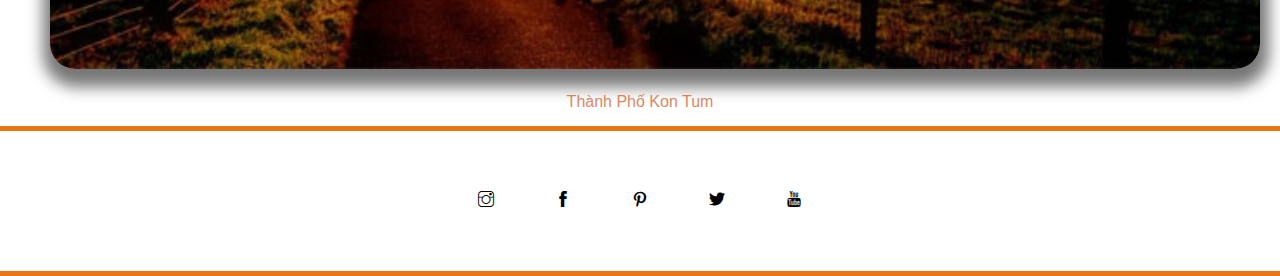
<file: asset/Cultural.html>
<!DOCTYPE html>
<html lang="en">
 <head>
    <title>Lịch sử và văn hóa của thành phố Kon Tum</title>
    <meta charset="UTF-8">
    <meta http-equiv="X-UA-Compatible" content="IE=edge">
    <meta name="viewport" content="width=device-width, initial-scale=1.0">
    <meta name="keywords" content="Kon Tum">
    <link rel="stylesheet" href="../css/style.css">
    <link rel="stylesheet" href="../themifyicon/themify-icons/themify-icons.css">
    <link rel="shortcut icon" type="image/png" href="../File-anh.img/logo.png">
</head>
 <body>
    <div id="main">
        <div id="header">
            <div id="logo" class="col col-5 text-center">
            <a href="../index.html" title="Trở về trang chủ" style="color: black;" class="ti-palette"> Kontum.</a>
            <a href="../index.html" title="Trở về trang chủ" style="color: var(--text-color);">city</a>
            </div>

            <div class="col col-2 header-list">
             <ul class="text-center text-weight">
                <li class="col col-5 header-item"><a href="../index.html" title="Trở về trang chủ">Trang chủ</a></li>
                <li class="col col-5 header-item"><a href="./Destination.html" title="Danh lam thắng cảnh nổi tiếng của Thành Phố">Điểm đến</a></li>
                <li class="col col-5 header-item"><a href="./Service.html" title="Các dịch vụ, ưu đãi tốt nhất" style="color: var(--text-color)">Dịch Vụ</a></li>
                <li class="col col-5 header-item"><a href="./Foods.html" title="Những đặc sản nổi tiếng nơi này" style="color: var(--text-color)">Đặc sản</a></li>
                <li class="col col-5 header-item"><a href="./Cultural.html" title="Lịch sử và văn hóa của thành phố" style="color: var(--text-color)">Văn hóa</a></li>
               </ul>
               <div>
                <i class="close-icon ti-close"></i>
            </div>
            </div>
            <div class="bars-btn">
                <i class="ti-menu"></i>
                 </div>
            <div class="col search-btn"> 
                <div>
                <input type="text">
                <i class="search-icon ti-search"></i>
                </div>
            </div>
            <div class="search-icon2">
                <i class="ti-search"></i>
            </div>
        </div>
        <div class="content-cutural">
            <h1 class="content-heading">Kon Tum - sự trỗi dậy của đại ngàn</h1>
            <h3>Nằm ở cực Bắc Tây Nguyên, cùng với Đăk Lăk, Gia Lai, Đăk Nông, Lâm Đồng, Kon Tum làm nên trái tim Tây Nguyên hùng vĩ, là biểu tượng của sự vững chãi của khí phách kiên cường và niềm tự hào của dân tộc.</h3><br>
            <p>Là một trong những cái nôi của văn hoá Tây Nguyên, Kon Tum hội tụ những bản sắc văn hoá riêng biệt với những phong tục tập quán đặc thù như lễ hội cồng chiêng, lễ hội ăn trầu, lễ bỏ mã, lễ mừng lúa mới... tưng bừng với những bản trường ca hùng tráng đang đón đợi. Kon Tum khoác lên mình chiếc áo màu xanh của đại ngàn, điểm thêm vẻ hùng vĩ của non cao, thác lớn gieo vào lòng những ai lần đầu tiên đến nơi này xúc cảm tự hào trước cảnh hoành tráng nhưng đầy thơ mộng của vùng đất này.</p><br>
            <p>Kon Tum từng được du khách đánh giá là tỉnh có nhiều điểm tham quan đặc sắc vào bậc nhất Tây Nguyên. Nằm ở phía Bắc cao nguyên trung phần Việt Nam, Kon Tum là vùng đất có quá trình hình thành và phát triển lâu đời gắn liền với lịch sử đấu tranh chống ngoại xâm, mà bằng chứng là những di tích lịch sử đã được xếp hạng quốc gia như ngục Kon Tum, ngục Đak Glei, những địa danh nổi tiếng như đồi Sạc Ly, Đắk Tô-Tân Cảnh, đường mòn Hồ Chí Minh huyền thoại. Bên cạnh đó còn có những công trình lịch sử, văn hóa, kiến trúc cổ như nhà thờ gỗ, tòa Giám mục; chùa Bác Ái…</p><br>
            <p>Thiên nhiên ưu dãi cho Kon Tum nhiều thắng cảnh đẹp khi có rừng thông Măng Đen được ví như “Đà Lạt thứ hai” với những đồi thông ngút ngàn chạy dài theo sườn núi, vườn quốc gia Chư Mom Ray mang tầm vóc đông Nam Á, thác Đăk Nghé cheo leo ghềnh đá, thác Nàng Tiên thơ mộng và cầu treo Kon Klor làm cầu nối cho những buôn làng.</p><br>
            <p>Kon Tum còn có sông Đăk Bla hiền hoà, có suối nước nóng Đăc Tô làm ấm lòng du khách, và những mái nhà rông lặng lễ ẩn hiện giữa áng may trôi mơ màng. Đến với Kon Tum là đến với những trang sử vẻ vang hào hùng của người Tây Nguyên, nơi đó có di tích Đăk Tô oai hùng, có ngục Đăk Glei hào khí một thời, có đường mòn Hồ Chí Minh làm nên lịch sử... tất cả tô điểm cho Kon Tum huyền ảo và oai hùng tự ngàn xưa.</p><br>
            <p>Đồng bào dân tộc ở Tây Nguyên nói chung và Kon Tum nói riêng sinh ra đã sống trong tiếng cồng tiếng chiêng, khi trưởng thành tiếng cồng tiếng chiêng lại theo chân họ lên nương lên rẫy, rồi tiếp tục ngân vang những lúc được mùa. Đến khi về cõi vĩnh hằng, người Tây Nguyên cũng được tiếng chiêng, tiếng cồng đưa tiễn...tất cả những điều ấy từ lâu đã in sâu vào đời sống tinh thần của người Tây Nguyên, với họ cồng, chiêng, là tài sản vô giá không có gì đánh đổi được.</p><br>
            <p>Hội làng, đình đám là không gian của tiếng cồng tiếng chiêng. Lễ tết, ngày mùa là lúc để tiếng cồng tiếng chiếng vang lên những giai điệu đặc trưng của núi rừng, tuy hoang sơ nhưng nhiệt thành, tuy sôi nổi tưng bừng nhưng lắng đọng mãi mãi trong tâm hồn người thưởng thức. Đến Kon Tum, say bên những ghè rượu cần, rộn rã cùng những điệu múa dân gian và sống trong bầu không khí cồng chiêng vô cùng linh thiêng và hùng tráng là những cảm xúc thú vị mà ai cũng muốn được một lần khám phá.</p><br>
            <p>Đến với Kon Tum, bạn sẽ tìm được câu trả lời ngọn nguồn cho những phong tục tập quán, những tín ngưỡng đặc thù, về mối quan hệ mật thiết tồn tại từ ngàn xưa giữa thiên nhiên và đời sống tâm linh con người. Tuỳ theo từng lễ hội, người ta sẽ gửi gắm vào trong đó niềm tự hào, sự lạc quan và những dự định về một tương lai tốt đẹp.</p><br>
            <p>Đến Kon tum, bạn sẽ được tự do hoà nhập và khám phá nhiều điều kỳ thú. Và trong hành trang của mỗi người không thể thiếu những món quà từ núi rừng Tây Nguyên. Những món quà tuy đơn sơ, dung dị nhưng ẩn chứa tấm lòng của người dân miền sơn nước.</p><br>
            <p>Những ché rượu cần thơm nồng, là sự kết hợp của sản phẩm núi rừng tạo nên, nó chất chứa thứ men cảu vạn vật thiên nhiên kết hợp với tình đất và tình người của xứ sở này. Vì thế rượu cần có hương vị hấp dẫn, không quá nồng, chỉ dìu dịu, cay cay, ngòn ngọt đủ để làm say mê lòng người. Cách uống rượu cần cũng rất đặc biệt mang tính cộng đồng cao, đó là cùng một lúc rất nhiều người , mỗi người cầm cây cần hút chung một ghè. Rượu cần không thể thiếu trong đời sống người dân núi rừng Tây Nguyên, và là món quà ý nghĩa của du khách trong hành trang trở về từ đại ngàn.</p><br>
            <p>Từ bao đời nay, đồng bào các dân tộc ở Kon Tum luôn mở rộng tấm lòng đón khách. Mỗi dân tộc có một nét văn hóa đặc sắc riêng. Ở đây du khách sẽ được chiêm ngưỡng những buôn làng, những ngôi nhà truyền thống; những lễ hội đậm nét dân gian như lễ hội cồng chiêng, lễ hội đâm trâu mừng lúa mới, tham gia vào những tour du lịch sinh thái, lang thang trong những khu rừng còn nguyên vẹn sự hoang sơ, hùng vĩ…</p>
            <img src="../File-anh.img/footer-cutural.jpg" alt="Thành phố Kon Tum">
            <p class="img-title">Thành Phố Kon Tum</p>
        </div>
        <div id="footer">
            <div class="footer-contact text-center">
                <div class="footer-list">
                    <ul>
                        <li class="col col-5 contact-icon"><a href="#"><i class="ti-instagram"></i></a></li>
                        <li class="col col-5 contact-icon"><a href="#"><i class="ti-facebook"></i></a></li>
                        <li class="col col-5 contact-icon"><a href="#"><i class="ti-pinterest"></i></a></li>
                        <li class="col col-5 contact-icon"><a href="#"><i class="ti-twitter-alt"></i></a></li>
                        <li class="col col-5 contact-icon"><a href="#"><i class="ti-youtube"></i></a></li>
                    </ul>   
                </div>
            </div>
                    <!-- <div class="footer-nav">
                        
                    </div> -->
    </div>
 </body>
</html>
</file>
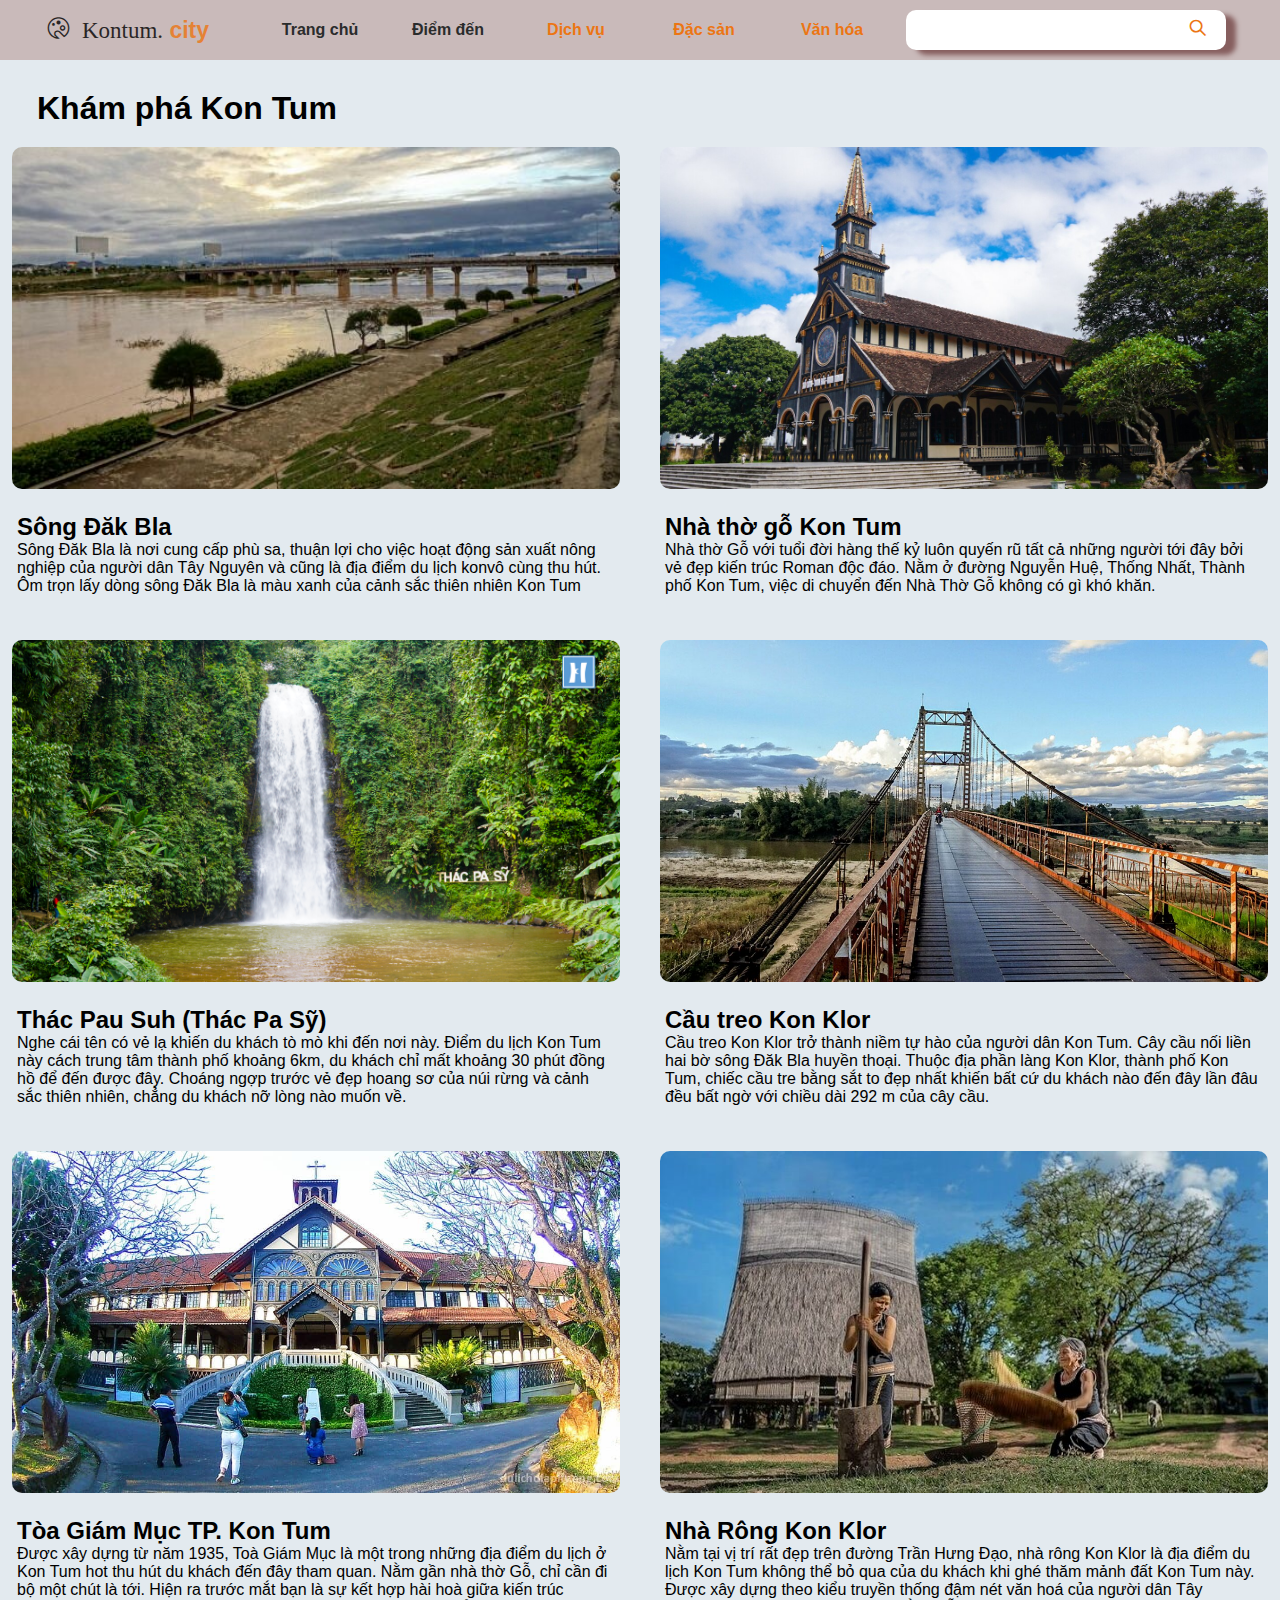
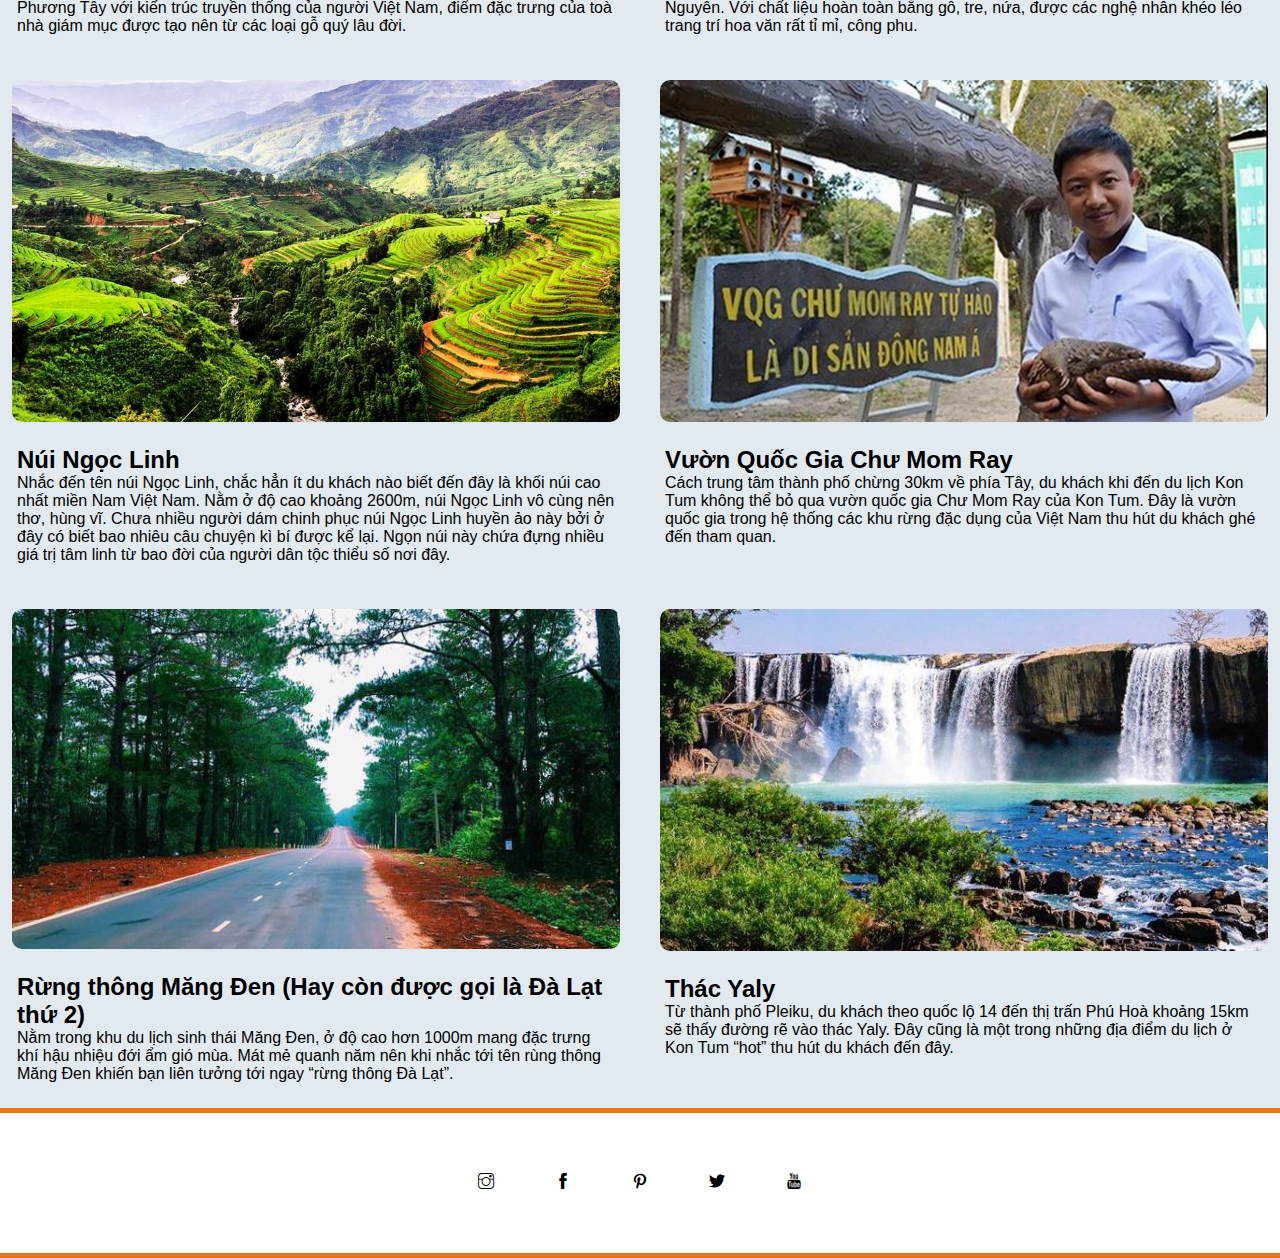
<file: asset/Destination.html>
<!DOCTYPE html>
<html lang="en">
 <head>
    <title>Top 10 thắng cảnh ở thành phố Kon Tum</title>
    <meta charset="UTF-8">
    <meta http-equiv="X-UA-Compatible" content="IE=edge">
    <meta name="viewport" content="width=device-width, initial-scale=1.0">
    <meta name="keywords" content="Kon Tum">
    <link rel="stylesheet" href="../css/style.css">
    <link rel="stylesheet" href="../themifyicon/themify-icons/themify-icons.css">
    <link rel="shortcut icon" type="image/png" href="../File-anh.img/logo.png">
</head>
 <body>
    <div id="main">
        <div id="header">
            <div id="logo" class="col col-5 text-center">
            <a href="../index.html" title="Trở về trang chủ" style="color: black;" class="ti-palette"> Kontum.</a>
            <a href="../index.html" title="Trở về trang chủ" style="color: var(--text-color);">city</a>
            </div>

            <div class="col col-2 header-list">
             <ul class="text-center text-weight">
                <li class="col col-5 header-item"><a href="../index.html" title="Trở về trang chủ">Trang chủ</a></li>
                <li class="col col-5 header-item"><a href="./Destination.html" title="Danh lam thắng cảnh nổi tiếng của thành phố">Điểm đến</a></li>
                <li class="col col-5 header-item"><a href="./Service.html" title="Các dịch vụ, ưu đãi tốt nhất" style="color: var(--text-color)">Dịch vụ</a></li>
                <li class="col col-5 header-item"><a href="./Foods.html" title="Những đặc sản nổi tiếng nơi này" style="color: var(--text-color)">Đặc sản</a></li>
                <li class="col col-5 header-item"><a href="./Cultural.html" title="Lịch sử và văn hóa của thành phố" style="color: var(--text-color)">Văn hóa</a></li>
               </ul>
               <div>
                <i class="close-icon ti-close"></i>
            </div>
            </div>
            <div class="bars-btn">
                <i class="ti-menu"></i>
                 </div>
            <div class="col search-btn"> 
                <div>
                <input type="text">
                <i class="search-icon ti-search"></i>
                </div>
            </div>
            <div class="search-icon2">
                <i class="ti-search"></i>
            </div>
        </div>

        <!-- CONTENT DESTINA -->
        <div class="content-destina">
            <div class="destina-heading">
             <h1>Khám phá Kon Tum</h1>
            </div>
            <div class="row clear">
                <div class="destina-item col col-2">
                    <img src="../File-anh.img/Song-dakla.jpg" alt="Sông ĐăkLa Thành Phố Kon Tum" class="img-destina">
                    <div class="heading-para">
                        <h2 class="heading2">Sông Đăk Bla</h2>
                        <p class="para">Sông Đăk Bla là nơi cung cấp phù sa, thuận lợi cho việc hoạt động sản xuất nông nghiệp của người dân Tây Nguyên và cũng là địa điểm du lịch konvô cùng thu hút. Ôm trọn lấy dòng sông Đăk Bla là màu xanh của cảnh sắc thiên nhiên Kon Tum</p>
                    </div>
                </div>
                <div class="destina-item col col-2">
                    <img src="../File-anh.img/Nha-tho-go.jpg" alt="Nhà thờ gỗ thành phố Kon Tum" class="img-destina">
                    <div class="heading-para">
                    <h2 class="heading2">Nhà thờ gỗ Kon Tum</h2>
                    <p class="para">Nhà thờ Gỗ với tuổi đời hàng thế kỷ luôn quyến rũ tất cả những người tới đây bởi vẻ đẹp kiến trúc Roman độc đáo. Nằm ở đường Nguyễn Huệ, Thống Nhất, Thành phố Kon Tum, việc di chuyển đến Nhà Thờ Gỗ không có gì khó khăn. </p>
                </div>
                </div>
            </div>
            <div class="row clear">
                <div class="destina-item col col-2">
                    <img src="../File-anh.img/Thac-pa-sy.jpg" alt="Thác Pa Sỹ (Măng đen - Kon Tum)" class="img-destina">
                    <div class="heading-para">
                        <h2 class="heading2">Thác Pau Suh (Thác Pa Sỹ)</h2>
                        <p class="para">Nghe cái tên có vẻ lạ khiến du khách tò mò khi đến nơi này. Điểm du lịch Kon Tum này cách trung tâm thành phố khoảng 6km, du khách chỉ mất khoảng 30 phút đồng hồ để đến được đây. Choáng ngợp trước vẻ đẹp hoang sơ của núi rừng và cảnh sắc thiên nhiên, chẳng du khách nỡ lòng nào muốn về.</p>
                    </div>
                </div>
                <div class="destina-item col col-2">
                    <img src="../File-anh.img/Cau-treo-kon-plon.jpg" alt="Cầu treo Kon Klor" class="img-destina">
                    <div class="heading-para">
                        <h2 class="heading2">Cầu treo Kon Klor</h2>
                        <p class="para">Cầu treo Kon Klor trở thành niềm tự hào của người dân Kon Tum. Cây cầu nối liền hai bờ sông Đăk Bla huyền thoại. Thuộc địa phần làng Kon Klor, thành phố Kon Tum, chiếc cầu tre bằng sắt to đẹp nhất khiến bất cứ du khách nào đến đây lần đâu đều bất ngờ với chiều dài 292 m của cây cầu.</p>
                    </div>
                </div>
            </div>
            <div class="row clear">
                <div class="destina-item col col-2">
                    <img src="../File-anh.img/Toa-giam-muc.jpg" alt="Tòa Giám Mục Thành Phố Kon Tum" class="img-destina">
                    <div class="heading-para">
                        <h2 class="heading2">Tòa Giám Mục TP. Kon Tum</h2>
                        <p class="para">Được xây dựng từ năm 1935, Toà Giám Mục là một trong những địa điểm du lịch ở Kon Tum hot thu hút du khách đến đây tham quan. Nằm gần nhà thờ Gỗ, chỉ cần đi bộ một chút là tới. Hiện ra trước mắt bạn là sự kết hợp hài hoà giữa kiến trúc Phương Tây với kiến trúc truyền thống của người Việt Nam, điểm đặc trưng của toà nhà giám mục được tạo nên từ các loại gỗ quý lâu đời.</p>
                    </div>
                </div>
                <div class="destina-item col col-2">
                    <img src="../File-anh.img/nha_rong_kon_klor_kon_tum.jpg" alt="Nhà Rông Kon Klor Kon Tum" class="img-destina">
                    <div class="heading-para">
                        <h2 class="heading2">Nhà Rông Kon Klor</h2>
                        <p class="para">Nằm tại vị trí rất đẹp trên đường Trần Hưng Đạo, nhà rông Kon Klor là địa điểm du lịch Kon Tum không thể bỏ qua của du khách khi ghé thăm mảnh đất Kon Tum này. Được xây dựng theo kiểu truyền thống đậm nét văn hoá của người dân Tây Nguyên. Với chất liệu hoàn toàn bằng gỗ, tre, nứa, được các nghệ nhân khéo léo trang trí hoa văn rất tỉ mỉ, công phu.</p>
                    </div>
                </div>
            </div>
            <div class="row clear">
                <div class="destina-item col col-2">
                    <img src="../File-anh.img/Nui-ngoc-linh.jpg" alt="Núi Ngọc Linh TP Kon Tum" class="img-destina">
                    <div class="heading-para">
                        <h2 class="heading2">Núi Ngọc Linh</h2>
                        <p class="para">Nhắc đến tên núi Ngọc Linh, chắc hẳn ít du khách nào biết đến đây là khối núi cao nhất miền Nam Việt Nam. Nằm ở độ cao khoảng 2600m, núi Ngọc Linh vô cùng nên thơ, hùng vĩ. Chưa nhiều người dám chinh phục núi Ngọc Linh huyền ảo này bởi ở đây có biết bao nhiêu câu chuyện kì bí được kể lại. Ngọn núi này chứa đựng nhiều giá trị tâm linh từ bao đời của người dân tộc thiểu số nơi đây.</p>
                    </div>
                </div>
                <div class="destina-item col col-2">
                    <img src="../File-anh.img/Vuon-quoc-gia.jpg" alt="Vườn Quốc Gia Chư Mom Ray" class="img-destina">
                    <div class="heading-para">
                        <h2 class="heading2">Vườn Quốc Gia Chư Mom Ray</h2>
                        <p class="para">Cách trung tâm thành phố chừng 30km về phía Tây, du khách khi đến du lịch Kon Tum không thể bỏ qua vườn quốc gia Chư Mom Ray của Kon Tum. Đây là vườn quốc gia trong hệ thống các khu rừng đặc dụng của Việt Nam thu hút du khách ghé đến tham quan.</p>
                    </div>
                </div>
            </div>
            <div class="row clear">
                <div class="destina-item col col-2">
                    <img src="../File-anh.img/rung-thong-mang-den.jpg" alt="Rừng thông Măng Đen" class="img-destina">
                    <div class="heading-para">
                        <h2 class="heading2">Rừng thông Măng Đen (Hay còn được gọi là Đà Lạt thứ 2)</h2>
                        <p class="para">Nằm trong khu du lịch sinh thái Măng Đen, ở độ cao hơn 1000m mang đặc trưng khí hậu nhiệu đới ẩm gió mùa. Mát mẻ quanh năm nên khi nhắc tới tên rùng thông Măng Đen khiến bạn liên tưởng tới ngay “rừng thông Đà Lạt”.</p>
                    </div>
                </div>
                <div class="destina-item col col-2">
                    <img src="../File-anh.img/Thac-ya-li.jpg" alt="Thác Yaly" class="img-destina">
                    <div class="heading-para">
                        <h2 class="heading2">Thác Yaly</h2>
                        <p class="para">Từ thành phố Pleiku, du khách theo quốc lộ 14 đến thị trấn Phú Hoà khoảng 15km sẽ thấy đường rẽ vào thác Yaly. Đây cũng là một trong những địa điểm du lịch ở Kon Tum “hot” thu hút du khách đến đây.</p>
                    </div>
                </div>
            </div>
        </div>
        <div class="clear"></div>
        <!-- FOOTER -->       
        <div id="footer">
            <div class="footer-contact text-center">
                <div class="footer-list">
                    <ul>
                      <li class="col col-5 contact-icon"><a href="#"><i class="ti-instagram"></i></a></li>
                      <li class="col col-5 contact-icon"><a href="#"><i class="ti-facebook"></i></a></li>
                      <li class="col col-5 contact-icon"><a href="#"><i class="ti-pinterest"></i></a></li>
                      <li class="col col-5 contact-icon"><a href="#"><i class="ti-twitter-alt"></i></a></li>
                      <li class="col col-5 contact-icon"><a href="#"><i class="ti-youtube"></i></a></li>
                    </ul>   
                </div>
            </div>
            <!-- <div class="footer-nav">
                
            </div> -->
    </div>
 </body>
</html>
</file>
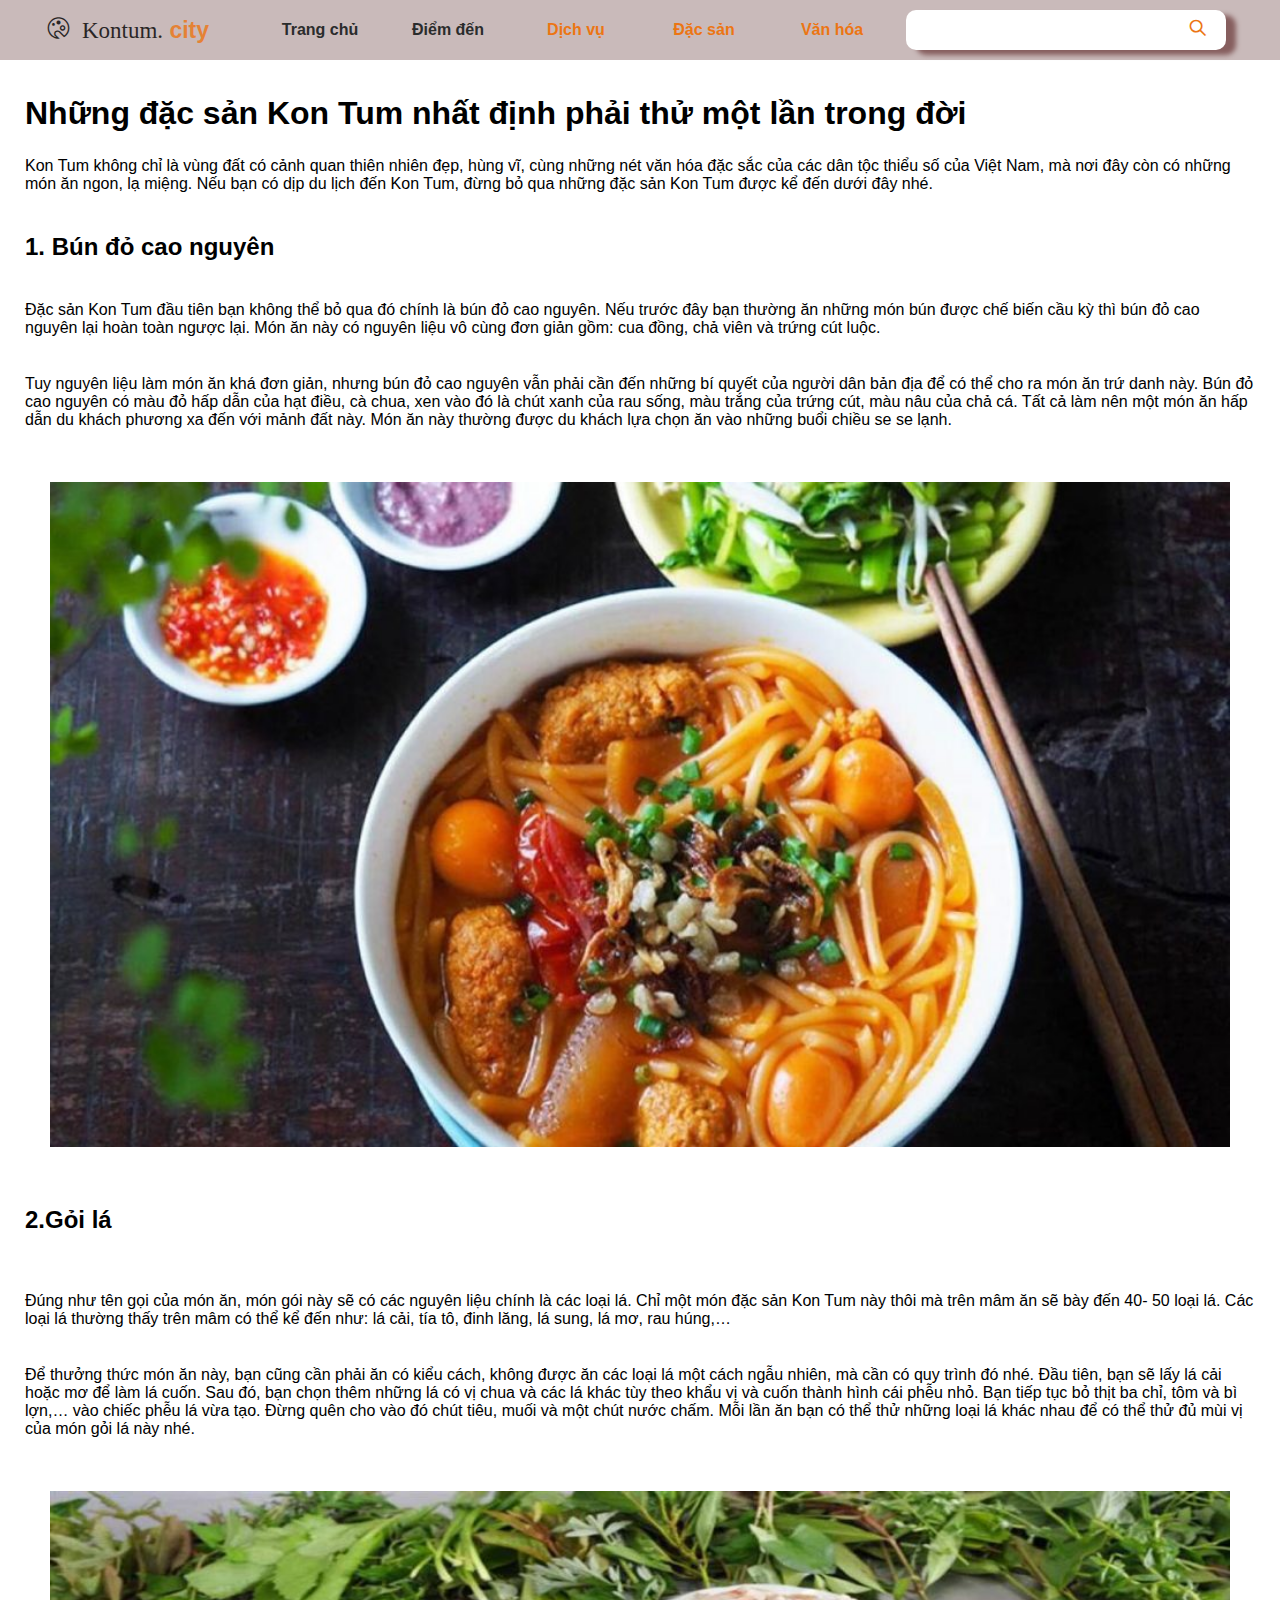
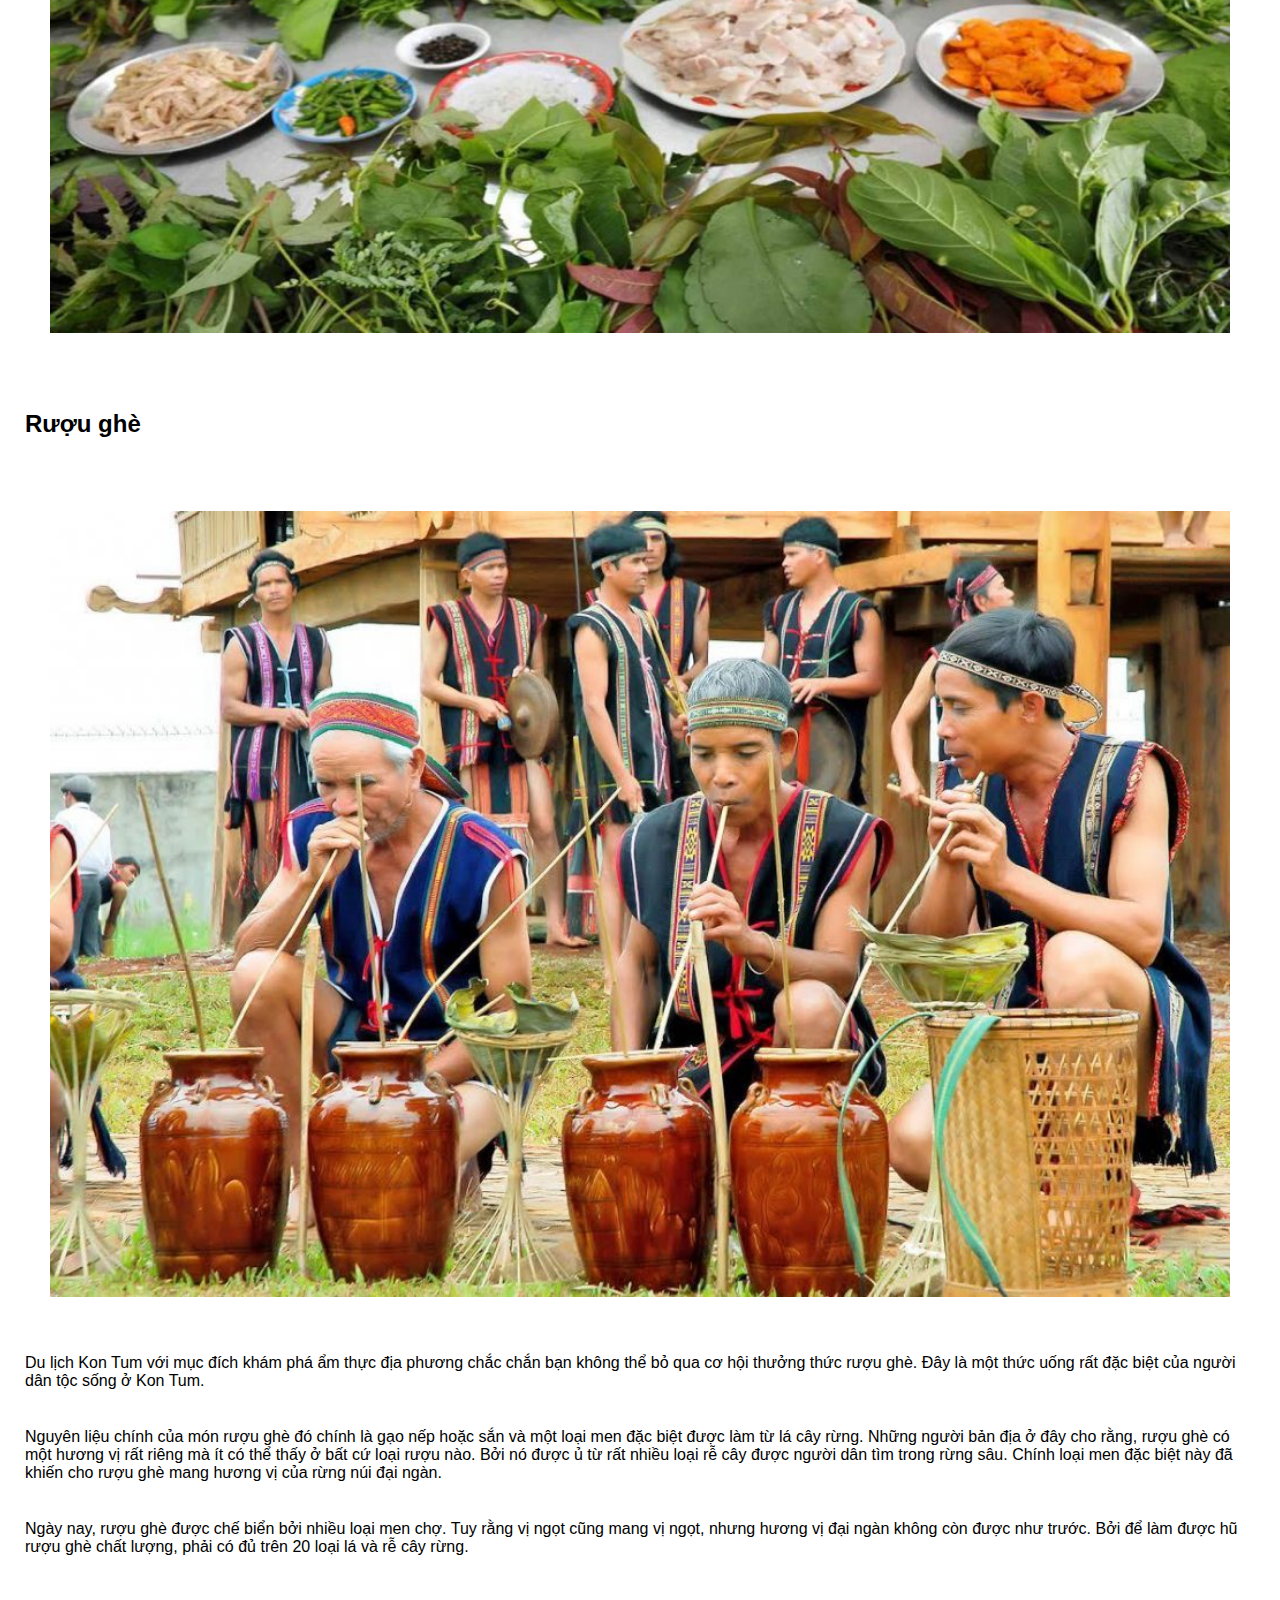
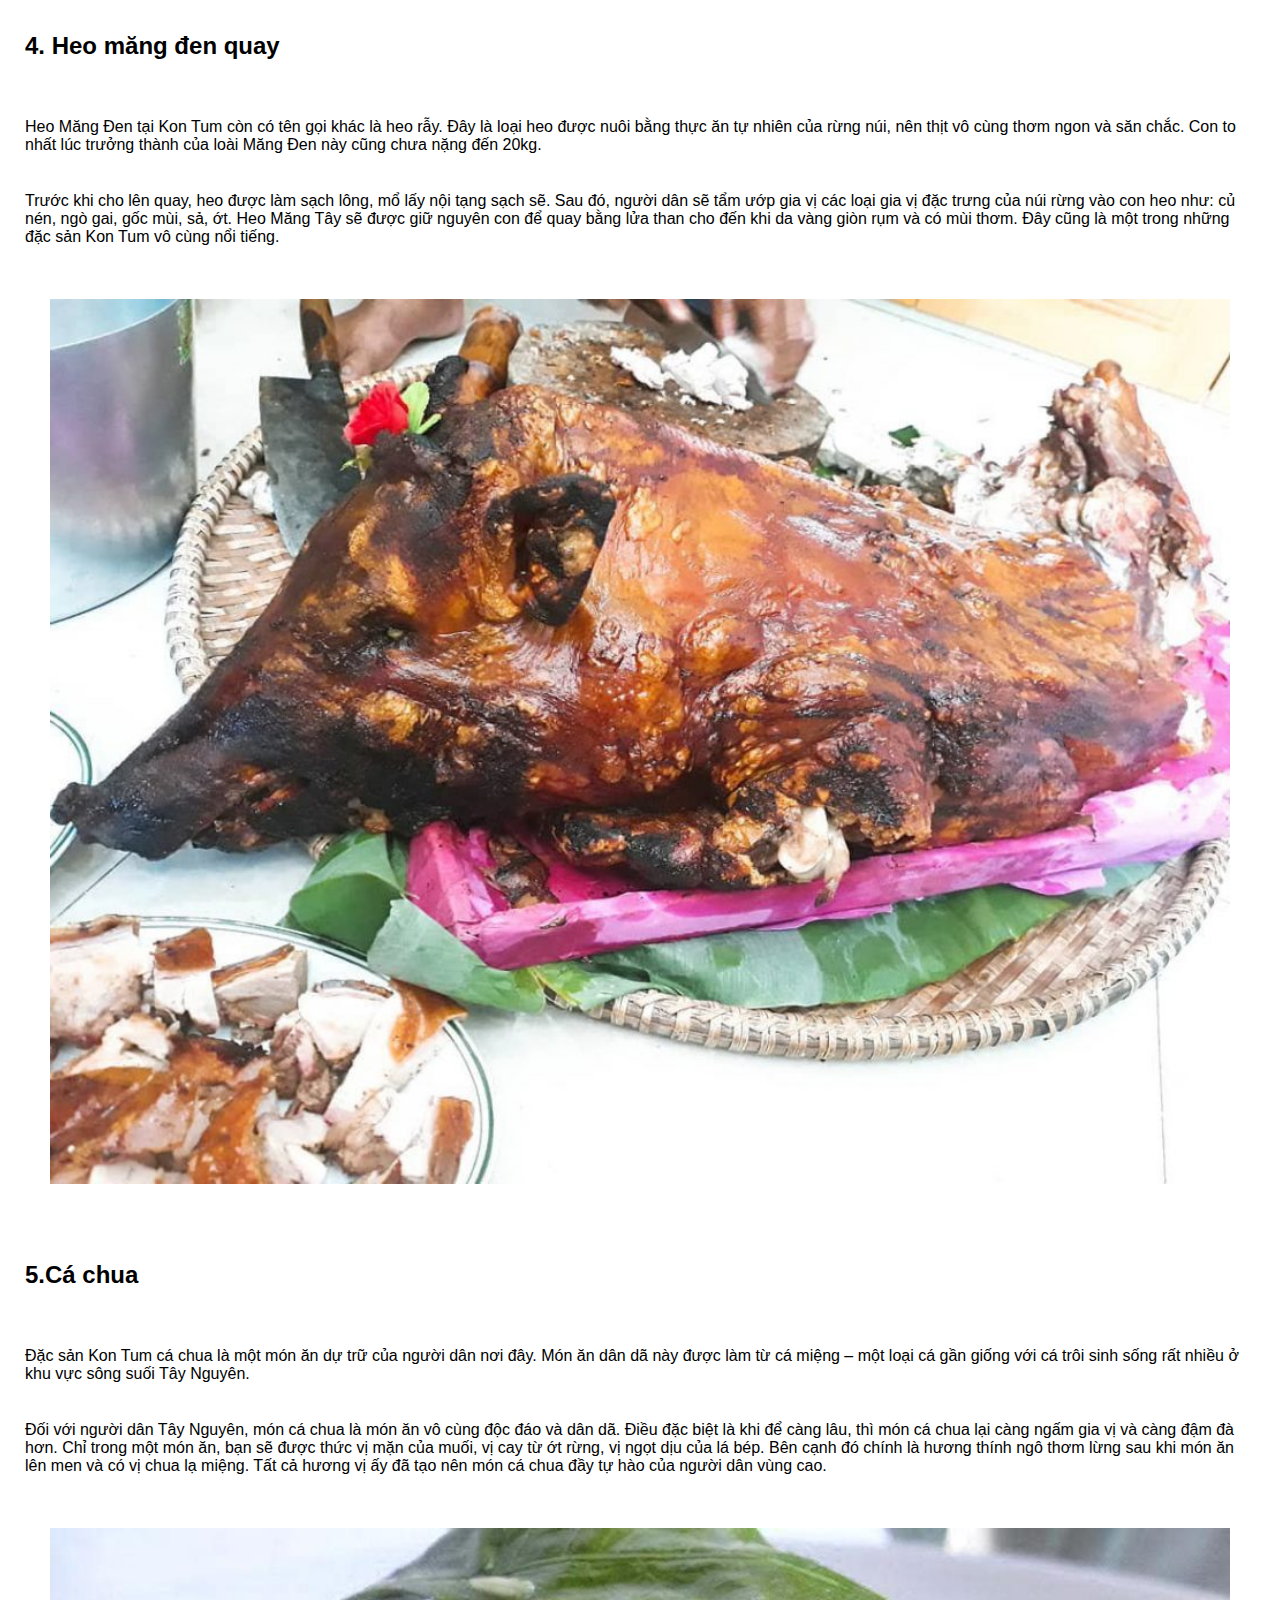
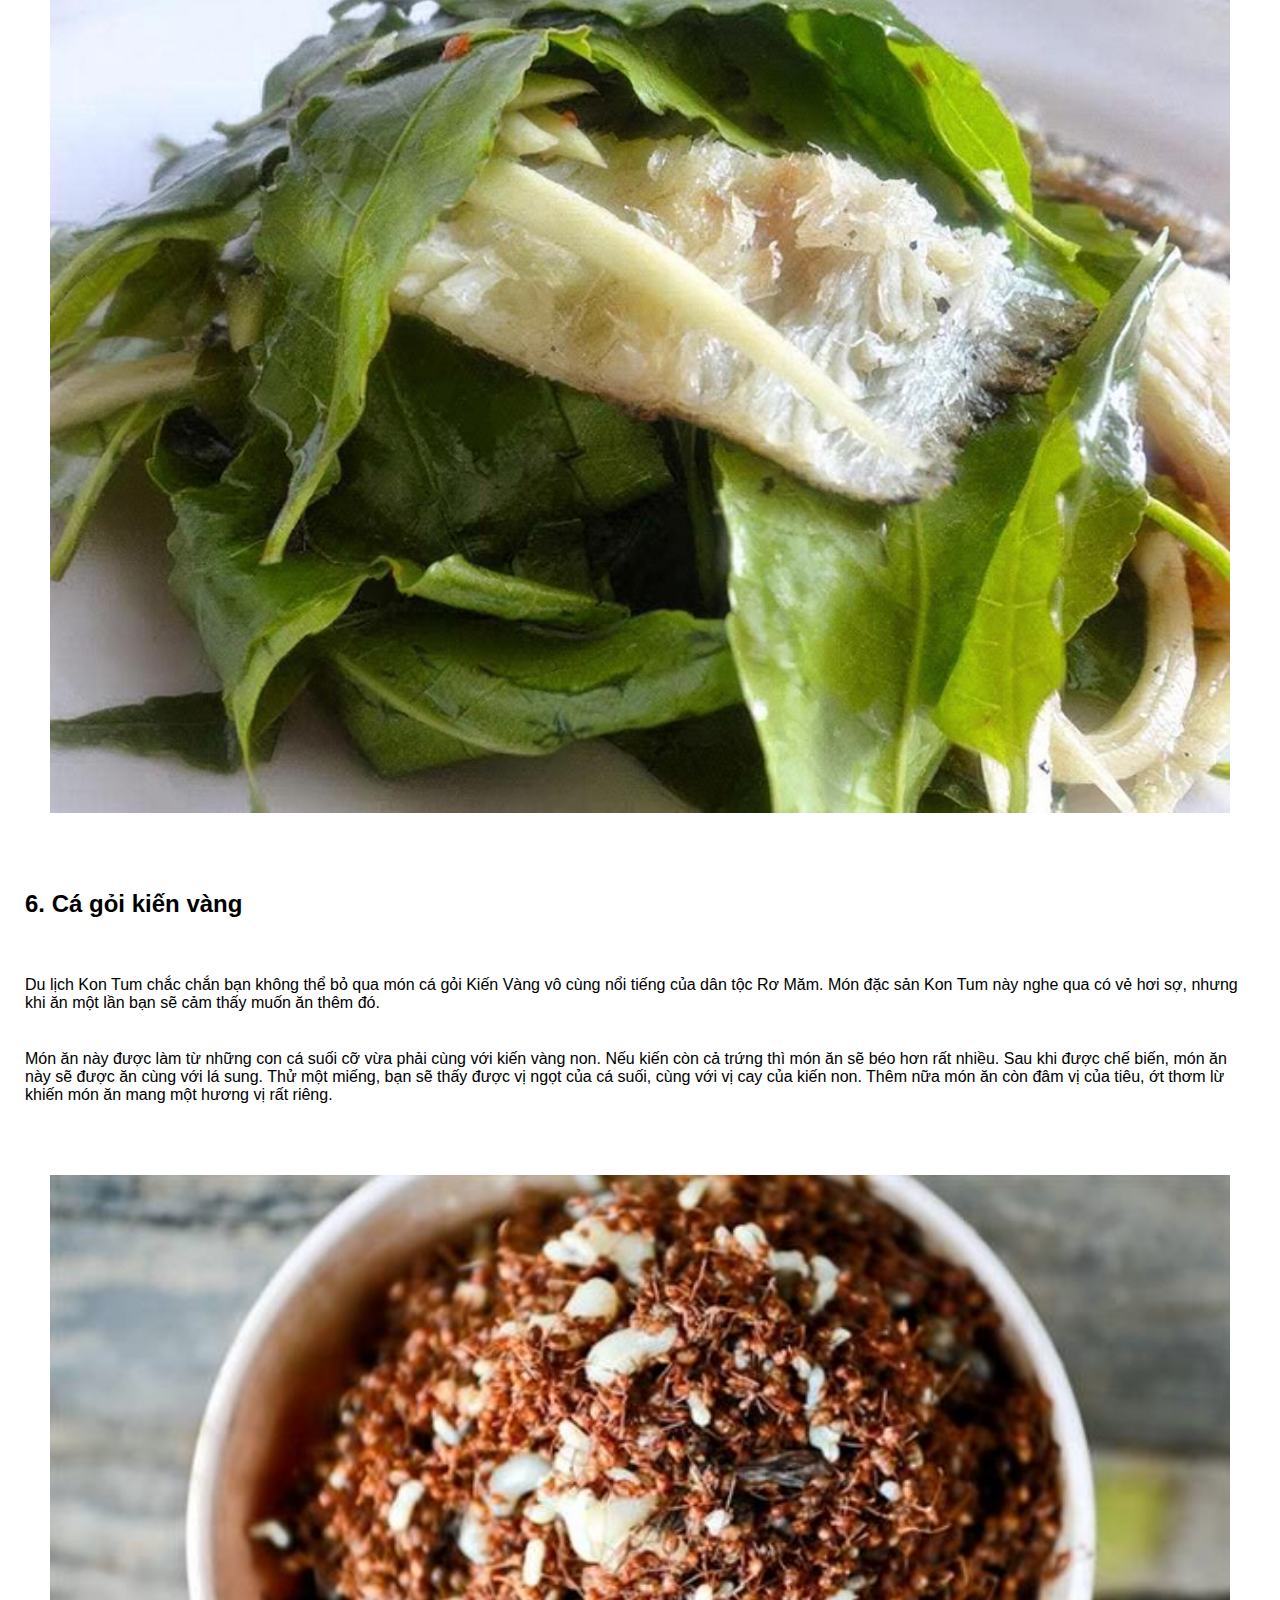
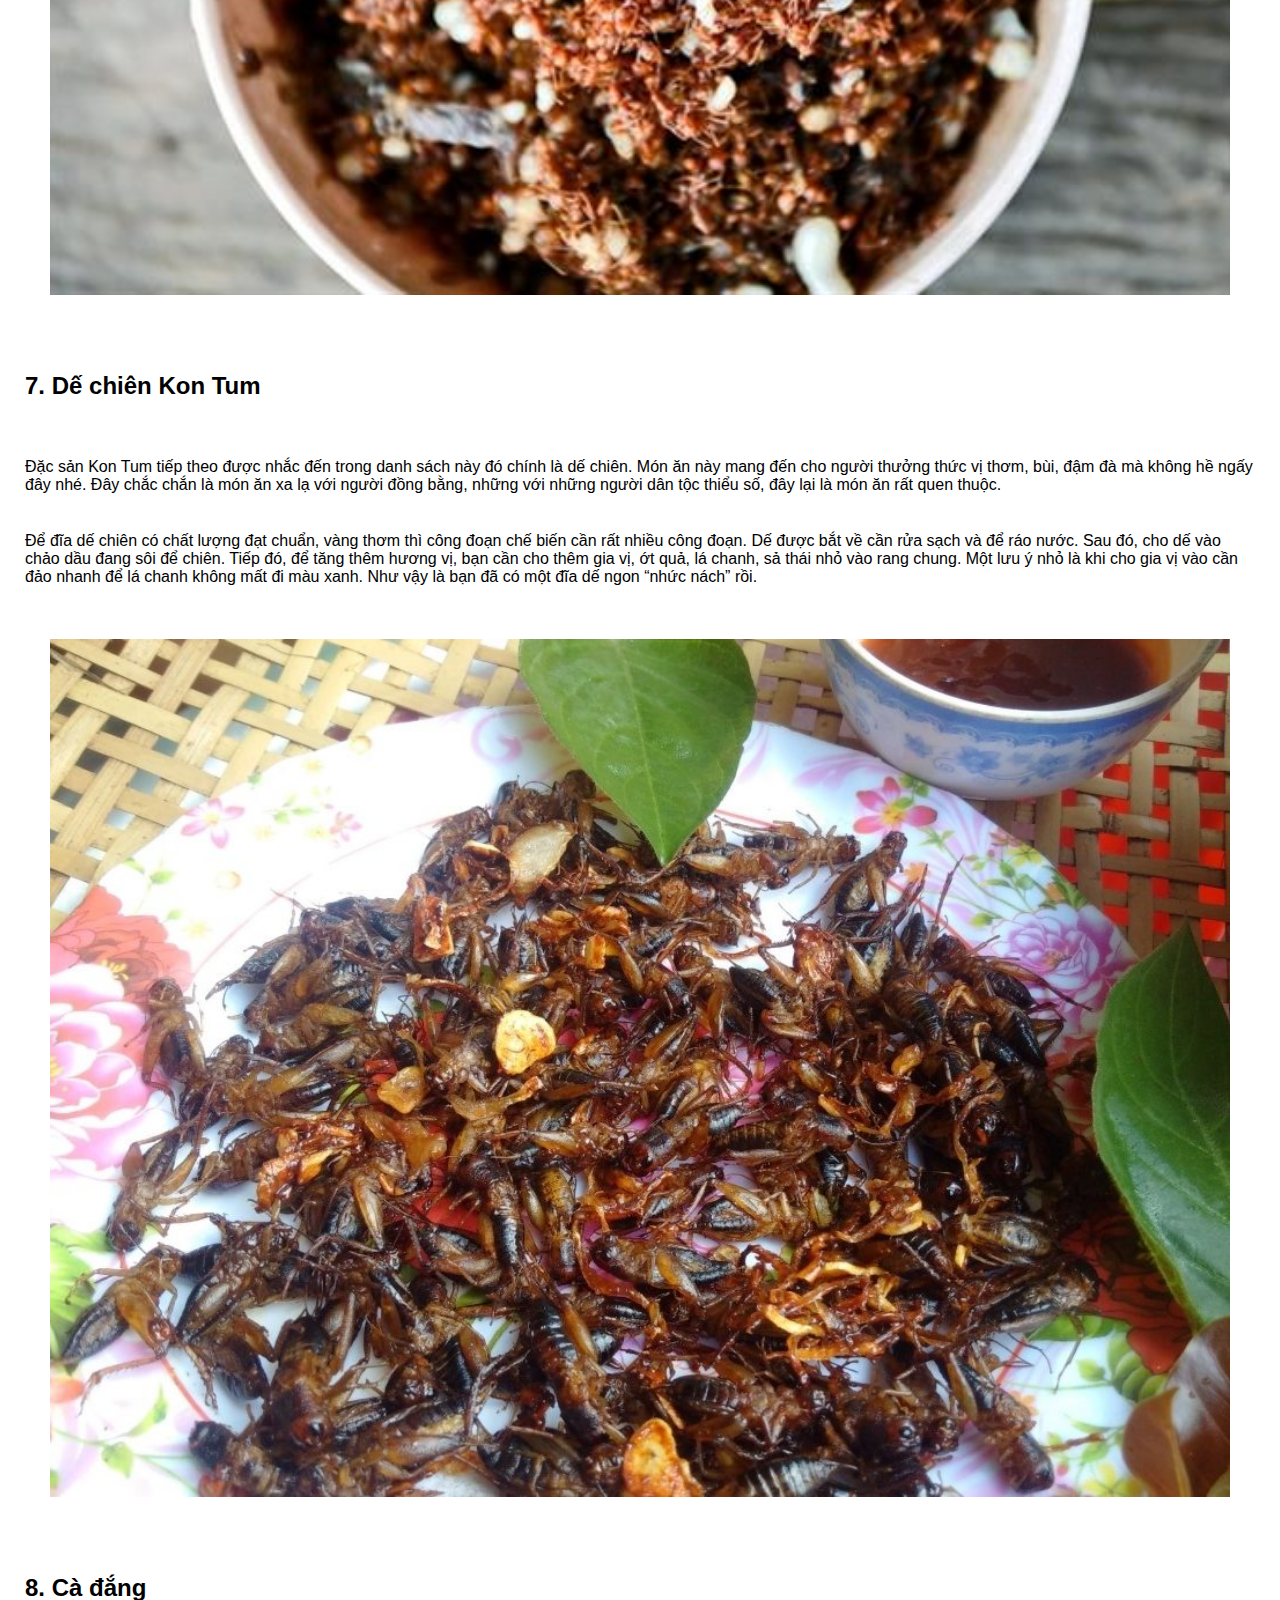
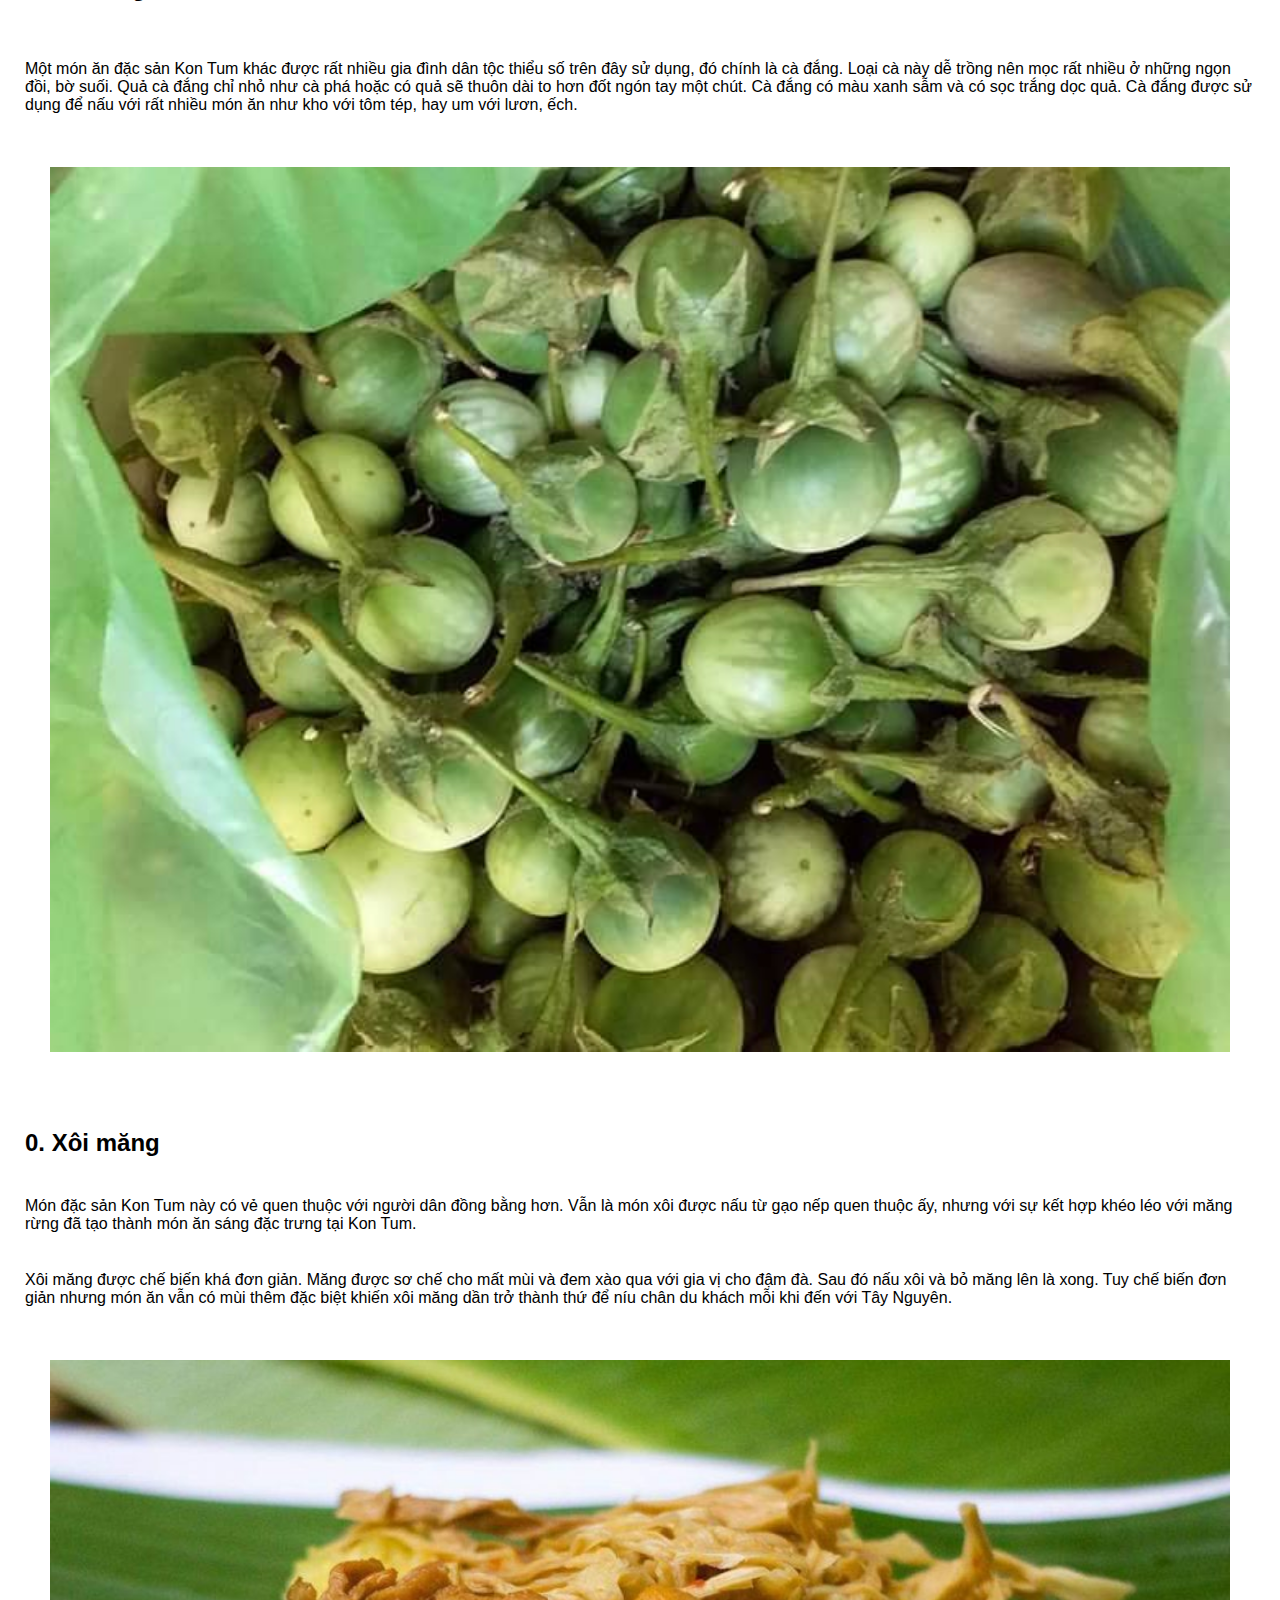
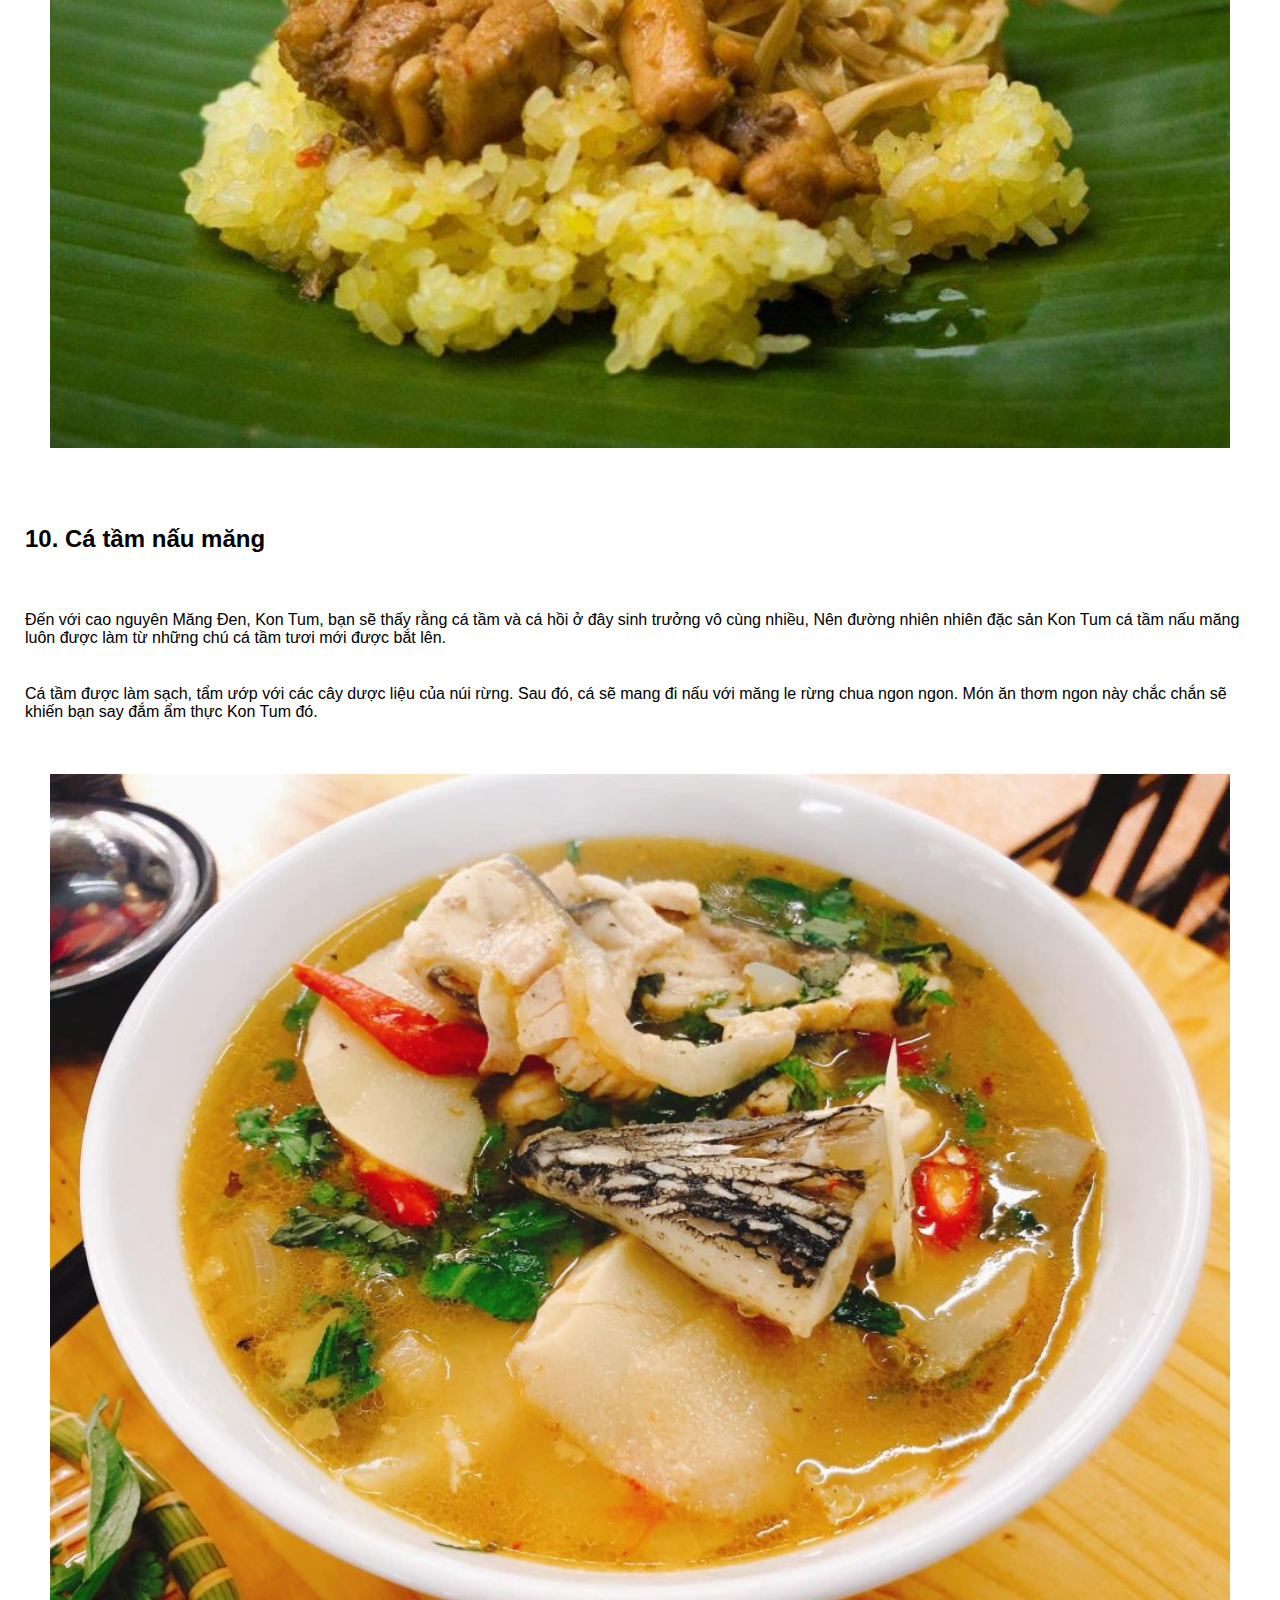
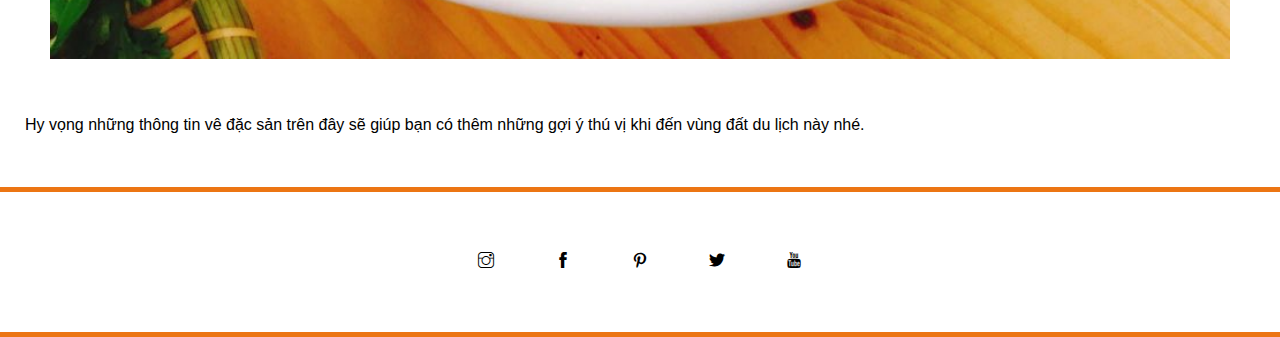
<file: asset/Foods.html>
<!DOCTYPE html>
<html lang="en">
 <head>
    <title>Những đặc sản nổi tiếng ở thành phố Kon Tum</title>
    <meta charset="UTF-8">
    <meta http-equiv="X-UA-Compatible" content="IE=edge">
    <meta name="viewport" content="width=device-width, initial-scale=1.0">
    <meta name="keywords" content="Kon Tum">
    <link rel="stylesheet" href="../css/style.css">
    <link rel="stylesheet" href="../themifyicon/themify-icons/themify-icons.css">
    <link rel="shortcut icon" type="image/png" href="../File-anh.img/logo.png">
</head>
 <body>
    <div id="main">
        <div id="header">
            <div id="logo" class="col col-5 text-center">
            <a href="../index.html" title="Trở về trang chủ" style="color: black;" class="ti-palette"> Kontum.</a>
            <a href="../index.html" title="Trở về trang chủ" style="color: var(--text-color);">city</a>
            </div>

            <div class="col col-2 header-list">
             <ul class="text-center text-weight">
                <li class="col col-5 header-item"><a href="../index.html" title="Trở về trang chủ">Trang chủ</a></li>
                <li class="col col-5 header-item"><a href="./Destination.html" title="Danh lam thắng cảnh nổi tiếng của Thành Phố">Điểm đến</a></li>
                <li class="col col-5 header-item"><a href="./Service.html" title="Các dịch vụ, ưu đãi tốt nhất" style="color: var(--text-color)">Dịch vụ</a></li>
                <li class="col col-5 header-item"><a href="./Foods.html" title="Những đặc sản nổi tiếng nơi này" style="color: var(--text-color)">Đặc sản</a></li>
                <li class="col col-5 header-item"><a href="./Cultural.html" title="Lịch sử và văn hóa của Thành Phố" style="color: var(--text-color)">Văn hóa</a></li>
               </ul>
               <div>
                <i class="close-icon ti-close"></i>
            </div>
            </div>
            <div class="bars-btn">
                <i class="ti-menu"></i>
                 </div>
            <div class="col search-btn"> 
                <div>
                <input type="text">
                <i class="search-icon ti-search"></i>
                </div>
            </div>
            <div class="search-icon2">
                <i class="ti-search"></i>
            </div>
        </div>
        <div id="content-foods">
            <h1>Những đặc sản Kon Tum nhất định phải thử một lần trong đời</h1>
                    <p>Kon Tum không chỉ là vùng đất có cảnh quan thiên nhiên đẹp, hùng vĩ, cùng những nét văn hóa đặc sắc của các dân tộc thiểu số của Việt Nam, mà nơi đây còn có những món ăn ngon, lạ miệng. Nếu bạn có dịp du lịch đến Kon Tum, đừng bỏ qua những đặc sản Kon Tum được kể đến dưới đây nhé.</p>
                <h2>1. Bún đỏ cao nguyên</h2>
                    <p>Đặc sản Kon Tum đầu tiên bạn không thể bỏ qua đó chính là bún đỏ cao nguyên. Nếu trước đây bạn thường ăn những món bún được chế biến cầu kỳ thì bún đỏ cao nguyên lại hoàn toàn ngược lại. Món ăn này có nguyên liệu vô cùng đơn giản gồm: cua đồng, chả viên và trứng cút luộc.</p><br>
                    <p>Tuy nguyên liệu làm món ăn khá đơn giản, nhưng bún đỏ cao nguyên vẫn phải cần đến những bí quyết của người dân bản địa để có thể cho ra món ăn trứ danh này. Bún đỏ cao nguyên có màu đỏ hấp dẫn của hạt điều, cà chua, xen vào đó là chút xanh của rau sống, màu trắng của trứng cút, màu nâu của chả cá. Tất cả làm nên một món ăn hấp dẫn du khách phương xa đến với mảnh đất này. Món ăn này thường được du khách lựa chọn ăn vào những buổi chiều se se lạnh.</p><br>
                    <img src="../File-anh.img/bun-do-cao-nguyen.jpg" alt="Bún đỏ cao nguyên"><br>
                <h2>2.Gỏi lá</h2><br>
                    <p>Đúng như tên gọi của món ăn, món gói này sẽ có các nguyên liệu chính là các loại lá. Chỉ một món đặc sản Kon Tum này thôi mà trên mâm ăn sẽ bày đến 40- 50 loại lá. Các loại lá thường thấy trên mâm có thể kể đến như: lá cải, tía tô, đinh lăng, lá sung, lá mơ, rau húng,…</p><br>
                    <p>Để thưởng thức món ăn này, bạn cũng cần phải ăn có kiểu cách, không được ăn các loại lá một cách ngẫu nhiên, mà cần có quy trình đó nhé. Đầu tiên, bạn sẽ lấy lá cải hoặc mơ để làm lá cuốn. Sau đó, bạn chọn thêm những lá có vị chua và các lá khác tùy theo khẩu vị và cuốn thành hình cái phễu nhỏ. Bạn tiếp tục bỏ thịt ba chỉ, tôm và bì lợn,… vào chiếc phễu lá vừa tạo. Đừng quên cho vào đó chút tiêu, muối và một chút nước chấm. Mỗi lần ăn bạn có thể thử những loại lá khác nhau để có thể thử đủ mùi vị của món gỏi lá này nhé.</p><br>
                    <img src="../File-anh.img/goi-la.jpg" alt="Gỏi Lá"><br> <br>
                <h2>Rượu ghè</h2><br>
                    <img src="../File-anh.img/ruou-ghe.jpg" alt="Rượu ghẻ"><br><br>
                    <p>Du lịch Kon Tum với mục đích khám phá ẩm thực địa phương chắc chắn bạn không thể bỏ qua cơ hội thưởng thức rượu ghè. Đây là một thức uống rất đặc biệt của người dân tộc sống ở Kon Tum.</p><br>
                    <p>Nguyên liệu chính của món rượu ghè đó chính là gạo nếp hoặc sắn và một loại men đặc biệt được làm từ lá cây rừng. Những người bản địa ở đây cho rằng, rượu ghè có một hương vị rất riêng mà ít có thể thấy ở bất cứ loại rượu nào. Bởi nó được ủ từ rất nhiều loại rễ cây được người dân tìm trong rừng sâu. Chính loại men đặc biệt này đã khiến cho rượu ghè mang hương vị của rừng núi đại ngàn.</p><br>
                    <p>Ngày nay, rượu ghè được chế biển bởi nhiều loại men chợ. Tuy rằng vị ngọt cũng mang vị ngọt, nhưng hương vị đại ngàn không còn được như trước. Bởi để làm được hũ rượu ghè chất lượng, phải có đủ trên 20 loại lá và rễ cây rừng.</p><br><br>
                <h2>4. Heo măng đen quay</h2><br>
                    <p>Heo Măng Đen tại Kon Tum còn có tên gọi khác là heo rẫy. Đây là loại heo được nuôi bằng thực ăn tự nhiên của rừng núi, nên thịt vô cùng thơm ngon và săn chắc. Con to nhất lúc trưởng thành của loài Măng Đen này cũng chưa nặng đến 20kg.</p><br>
                    <p>Trước khi cho lên quay, heo được làm sạch lông, mổ lấy nội tạng sạch sẽ. Sau đó, người dân sẽ tẩm ướp gia vị các loại gia vị đặc trưng của núi rừng vào con heo như: củ nén, ngò gai, gốc mùi, sả, ớt. Heo Măng Tây sẽ được giữ nguyên con để quay bằng lửa than cho đến khi da vàng giòn rụm và có mùi thơm. Đây cũng là một trong những đặc sản Kon Tum vô cùng nổi tiếng.</p><br>
                    <img src="../File-anh.img/heo-mang-den-quay.jpg" alt="Heo măng đen quay"><br><br>
                <h2>5.Cá chua</h2><br>
                    <p>Đặc sản Kon Tum cá chua là một món ăn dự trữ của người dân nơi đây. Món ăn dân dã này được làm từ cá miệng – một loại cá gần giống với cá trôi sinh sống rất nhiều ở khu vực sông suối Tây Nguyên.</p><br>
                    <p>Đối với người dân Tây Nguyên, món cá chua là món ăn vô cùng độc đáo và dân dã. Điều đặc biệt là khi để càng lâu, thì món cá chua lại càng ngấm gia vị và càng đậm đà hơn. Chỉ trong một món ăn, bạn sẽ được thức vị mặn của muối, vị cay từ ớt rừng, vị ngọt dịu của lá bép. Bên cạnh đó chính là hương thính ngô thơm lừng sau khi món ăn lên men và có vị chua lạ miệng. Tất cả hương vị ấy đã tạo nên món cá chua đầy tự hào của người dân vùng cao.</p><br>
                    <img src="../File-anh.img/ca-chua-dac-san-kontum.jpg" alt="Cá chua"><br><br>
                <h2>6. Cá gỏi kiến vàng</h2><br>
                    <p>Du lịch Kon Tum chắc chắn bạn không thể bỏ qua món cá gỏi Kiến Vàng vô cùng nổi tiếng của dân tộc Rơ Măm. Món đặc sản Kon Tum này nghe qua có vẻ hơi sợ, nhưng khi ăn một lần bạn sẽ cảm thấy muốn ăn thêm đó.</p><br>
                    <p>Món ăn này được làm từ những con cá suối cỡ vừa phải cùng với kiến vàng non. Nếu kiến còn cả trứng thì món ăn sẽ béo hơn rất nhiều. Sau khi được chế biến, món ăn này sẽ được ăn cùng với lá sung. Thử một miếng, bạn sẽ thấy được vị ngọt của cá suối, cùng với vị cay của kiến non. Thêm nữa món ăn còn đâm vị của tiêu, ớt thơm lừ khiến món ăn mang một hương vị rất riêng.</p><br><br>
                    <img src="../File-anh.img/ca-goi-kien-vang.jpg" alt="Cá gỏi kiến vàng"><br><br>
                <h2>7. Dế chiên Kon Tum</h2>   <br>
                <p>Đặc sản Kon Tum tiếp theo được nhắc đến trong danh sách này đó chính là dế chiên. Món ăn này mang đến cho người thưởng thức vị thơm, bùi, đậm đà mà không hề ngấy đây nhé. Đây chắc chắn là món ăn xa lạ với người đồng bằng, những với những người dân tộc thiểu số, đây lại là món ăn rất quen thuộc.</p><br>
                <p>Để đĩa dế chiên có chất lượng đạt chuẩn, vàng thơm thì công đoạn chế biến cần rất nhiều công đoạn. Dế được bắt về cần rửa sạch và để ráo nước. Sau đó, cho dế vào chảo dầu đang sôi để chiên. Tiếp đó, để tăng thêm hương vị, bạn cần cho thêm gia vị, ớt quả, lá chanh, sả thái nhỏ vào rang chung. Một lưu ý nhỏ là khi cho gia vị vào cần đảo nhanh để lá chanh không mất đi màu xanh. Như vậy là bạn đã có một đĩa dế ngon “nhức nách” rồi.</p><br>
                <img src="../File-anh.img/de-chien-kontum.jpg" alt="Dế chiên Kon Tum"><br><br>
                <h2>8. Cà đắng</h2><br>
                    <p>Một món ăn đặc sản Kon Tum khác được rất nhiều gia đình dân tộc thiểu số trên đây sử dụng, đó chính là cà đắng. Loại cà này dễ trồng nên mọc rất nhiều ở những ngọn đồi, bờ suối. Quả cà đắng chỉ nhỏ như cà phá hoặc có quả sẽ thuôn dài to hơn đốt ngón tay một chút. Cà đắng có màu xanh sẫm và có sọc trắng dọc quả. Cà đắng được sử dụng để nấu với rất nhiều món ăn như kho với tôm tép, hay um với lươn, ếch.</p><br>
                    <img src="../File-anh.img/ca-dang.jpg" alt="Cà đắng"><br><br>
                <h2>0. Xôi măng</h2>    
                <p>Món đặc sản Kon Tum này có vẻ quen thuộc với người dân đồng bằng hơn. Vẫn là món xôi được nấu từ gạo nếp quen thuộc ấy, nhưng với sự kết hợp khéo léo với măng rừng đã tạo thành món ăn sáng đặc trưng tại Kon Tum.</p><br>
                <p>Xôi măng được chế biến khá đơn giản. Măng được sơ chế cho mất mùi và đem xào qua với gia vị cho đậm đà. Sau đó nấu xôi và bỏ măng lên là xong. Tuy chế biến đơn giản nhưng món ăn vẫn có mùi thêm đặc biệt khiến xôi măng dần trở thành thứ để níu chân du khách mỗi khi đến với Tây Nguyên.</p><br>
                <img src="../File-anh.img/xoi-mang-kontum.jpg" alt="Xôi măng Kon Tum"><br><br>
                <h2>10. Cá tầm nấu măng</h2><br>
                <p>Đến với cao nguyên Măng Đen, Kon Tum, bạn sẽ thấy rằng cá tầm và cá hồi ở đây sinh trưởng vô cùng nhiều, Nên đường nhiên nhiên đặc sản Kon Tum cá tầm nấu măng luôn được làm từ những chú cá tầm tươi mới được bắt lên.</p><br>
                <p>Cá tầm được làm sạch, tẩm ướp với các cây dược liệu của núi rừng. Sau đó, cá sẽ mang đi nấu với măng le rừng chua ngon ngon. Món ăn thơm ngon này chắc chắn sẽ khiến bạn say đắm ẩm thực Kon Tum đó.</p><br>
                <img src="../File-anh.img/ca-tam-nau-mang.jpg" alt="Cá tầm nấu măng"><br><br>
                <p>Hy vọng những thông tin vê đặc sản trên đây sẽ giúp bạn có thêm những gợi ý thú vị khi đến vùng đất du lịch này nhé.</p><br>
         </div>
        <div class="clear"></div>
        <div id="footer">
            <div class="footer-contact text-center">
                <div class="footer-list">
                    <ul>
                        <li class="col col-5 contact-icon"><a href="#"><i class="ti-instagram"></i></a></li>
                        <li class="col col-5 contact-icon"><a href="#"><i class="ti-facebook"></i></a></li>
                        <li class="col col-5 contact-icon"><a href="#"><i class="ti-pinterest"></i></a></li>
                        <li class="col col-5 contact-icon"><a href="#"><i class="ti-twitter-alt"></i></a></li>
                        <li class="col col-5 contact-icon"><a href="#"><i class="ti-youtube"></i></a></li>
                    </ul>   
                </div>
            </div>
                    <!-- <div class="footer-nav">
                        
                    </div> -->
    </div>
 </body>
</html>
</file>
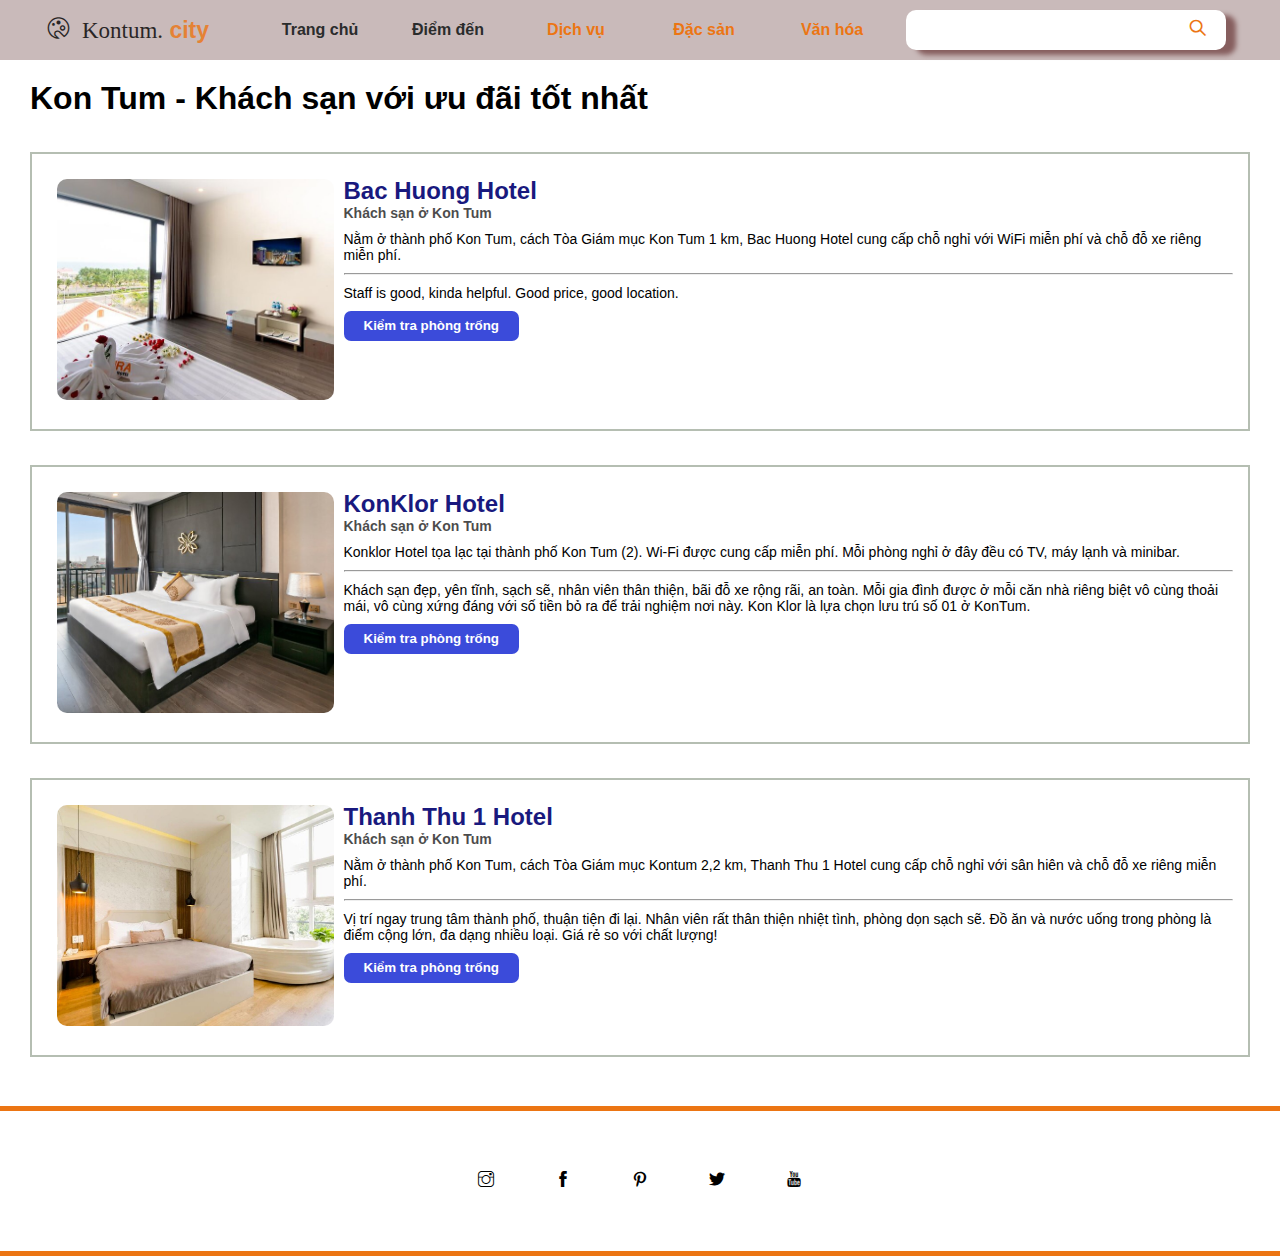
<file: asset/Service.html>
<!DOCTYPE html>
<html lang="en">
 <head>
    <title>Các dịch vụ, ưu đãi tốt nhất ở thành phố Kon Tum</title>
    <meta charset="UTF-8">
    <meta http-equiv="X-UA-Compatible" content="IE=edge">
    <meta name="viewport" content="width=device-width, initial-scale=1.0">
    <meta name="keywords" content="Kon Tum">
    <link rel="stylesheet" href="../css/style.css">
    <link rel="stylesheet" href="../themifyicon/themify-icons/themify-icons.css">
    <link rel="shortcut icon" type="image/png" href="../File-anh.img/logo.png">
 </head>
 <body>
    <div id="main">
        <div id="header">
            <div id="logo" class="col col-5 text-center">
            <a href="../index.html" title="Trở về trang chủ" style="color: black;" class="ti-palette"> Kontum.</a>
            <a href="../index.html" title="Trở về trang chủ" style="color: var(--text-color);">city</a>
            </div>

            <div class="col col-2 header-list">
             <ul class="text-center text-weight">
                <li class="col col-5 header-item"><a href="../index.html" title="Trở về trang chủ">Trang chủ</a></li>
                <li class="col col-5 header-item"><a href="./Destination.html" title="Danh lam thắng cảnh nổi tiếng của Thành Phố">Điểm đến</a></li>
                <li class="col col-5 header-item"><a href="./Service.html" title="Các dịch vụ, ưu đãi tốt nhất" style="color: var(--text-color)">Dịch vụ</a></li>
                <li class="col col-5 header-item"><a href="./Foods.html" title="Những đặc sản nổi tiếng nơi này" style="color: var(--text-color)">Đặc sản</a></li>
                <li class="col col-5 header-item"><a href="./Cultural.html" title="Lịch sử và văn hóa Thành Phố" style="color: var(--text-color)">Văn hóa</a></li>
               </ul>
               <div>
                <i class="close-icon ti-close"></i>
            </div>
            </div>
            <div class="bars-btn">
                <i class="ti-menu"></i>
                 </div>
            <div class="col search-btn"> 
                <div>
                <input type="text">
                <i class="search-icon ti-search"></i>
                </div>
            </div>
            <div class="search-icon2">
                <i class="ti-search"></i>
            </div>
        </div>
        <!-- Content -->
        <div id="content-service">
            <div class="service-heading">
                <h1>Kon Tum - Khách sạn với ưu đãi tốt nhất</h1>
            </div>
            <div class="box-service row">
                <div class="box-img-service col col-4">
                    <img class="img-service" src="../File-anh.img/hotel1.jpg" alt="">
                </div>
                <div class="inf-service col col-75">
                    <h2>Bac Huong Hotel</h2>
                    <h3>Khách sạn ở Kon Tum</h3>
                    <p>Nằm ở thành phố Kon Tum, cách Tòa Giám mục Kon Tum 1 km, Bac Huong Hotel cung cấp chỗ nghỉ với WiFi miễn phí và chỗ đỗ xe riêng miễn phí.</p><hr>
                    <p> Staff is good, kinda helpful. Good price, good location.</p>
                    <button type="submit" class="buy-btn">Kiểm tra phòng trống</button>
                </div>
            </div>
            <div class="box-service row">
                <div class="box-img-service col col-4">
                    <img class="img-service" src="../File-anh.img/hotel2.jpg" alt="">
                </div>
                <div class="inf-service col col-75">
                    <h2>KonKlor Hotel</h2>
                    <h3>Khách sạn ở Kon Tum</h3>
                    <p>Konklor Hotel tọa lạc tại thành phố Kon Tum (2). Wi-Fi được cung cấp miễn phí. Mỗi phòng nghỉ ở đây đều có TV, máy lạnh và minibar.</p><hr>
                    <p>Khách sạn đẹp, yên tĩnh, sạch sẽ, nhân viên thân thiện, bãi đỗ xe rộng rãi, an toàn. Mỗi gia đình được ở mỗi căn nhà riêng biệt vô cùng thoải mái, vô cùng xứng đáng với số tiền bỏ ra để trải nghiệm nơi này. Kon Klor là lựa chọn lưu trú số 01 ở KonTum.</p>
                    <button type="submit" class="buy-btn">Kiểm tra phòng trống</button>
                </div>
            </div>
            <div class="box-service row">
                <div class="box-img-service col col-4">
                    <img class="img-service" src="../File-anh.img/hotel3.jpg" alt="">
                </div>
                <div class="inf-service col col-75">
                    <h2>Thanh Thu 1 Hotel</h2>
                    <h3>Khách sạn ở Kon Tum</h3>
                    <p>Nằm ở thành phố Kon Tum, cách Tòa Giám mục Kontum 2,2 km, Thanh Thu 1 Hotel cung cấp chỗ nghỉ với sân hiên và chỗ đỗ xe riêng miễn phí.</p><hr>
                    <p>Vị trí ngay trung tâm thành phố, thuận tiện đi lại. Nhân viên rất thân thiện nhiệt tình, phòng dọn sạch sẽ. Đồ ăn và nước uống trong phòng là điểm cộng lớn, đa dạng nhiều loại. Giá rẻ so với chất lượng!</p>
                    <button type="submit" class="buy-btn">Kiểm tra phòng trống</button>
                </div>
            </div>
        </div>
        <div class="clear"></div>
        <div id="footer">
            <div class="footer-contact text-center">
                 <div class="footer-list">
                     <ul>
                        <li class="col col-5 contact-icon"><a href="#"><i class="ti-instagram"></i></a></li>
                        <li class="col col-5 contact-icon"><a href="#"><i class="ti-facebook"></i></a></li>
                        <li class="col col-5 contact-icon"><a href="#"><i class="ti-pinterest"></i></a></li>
                        <li class="col col-5 contact-icon"><a href="#"><i class="ti-twitter-alt"></i></a></li>
                        <li class="col col-5 contact-icon"><a href="#"><i class="ti-youtube"></i></a></li>
                    </ul>   
                </div>
        </div>
                    <!-- <div class="footer-nav">
                        
                    </div> -->
    </div>
 </body>
</html>
</file>
<file: css/style.css>
/* common */
* {
    padding: 0px;
    margin: 0px;
    text-decoration: none;
    box-sizing: border-box;
}

html {
    font-family: Verdana, Geneva, Tahoma, sans-serif ;
    display: inline;
} 
ul {
    list-style-type: none !important;
}
:root {
    --text-color: rgb(236, 117, 19);
}
.text-white {
    color: white !important;
}
.text-weight {
    font-weight: 650;
}
.text-center {
    text-align: center !important;
}
.clear {
    clear: both;
}
.row {
  margin-left: -8px;
  margin-right: -8px;
}

.col {
    float: left;
}

.col-1 {
    width: 100%;
}

.col-2 {
    width: 50%;
}

.col-3 {
    width: 30%;
}
.col-15 {
    width: 15%;
}
.col-75 {
    width: 75%;
}
.col-4 {
    width: 25%;
}
.col-5 {
    width: 20%;
}
.col-6 {
    width: 16.6666%;
}
.col-8 {
    width: 12.5%;
}

body {
    min-width: 330px;
}
/* end common */
/* Header */
#header {
    height: 60px;
    background-color: rgb(201, 186, 186);
    position: fixed;
    top: 0;
    right: 0;
    left: 0;
    bottom: 0;
    z-index: 2;
}
#header #logo {
    font-size: 23px;
    font-weight: 600;
    line-height: 60px;
    opacity: 0.8;
}
#header .header-item:hover {
    background-color: rgb(85, 83, 83);
    color: white;
}
#header .header-item {
    display: inline-block;
}
#header .header-item a {
    color: rgb(42, 44, 44);
    line-height: 60px;   
}
#header .bars-btn {
    display: none;
}
#header .search-btn{
    position: relative;
    box-shadow: 10px 5px 5px rgb(134, 94, 94);
    line-height: 40px;
    text-align: center;
    width: 25%;
    margin: 10px;
    background-color: white;
    border-radius: 10px;
}

#header input {
    border: white;
    outline: none;
}
.search-btn .search-icon {
    position: absolute;
    top: 10px;
    right: 20px;
    color: var(--text-color);
    font-weight: 900;
}
.search-icon2 {
    display: none;
}
.close-icon {
    display: none;
    padding: 15px;
    font-size: 20px;
}
/* End: Header */

/* Slider */
#slider {
    width: 100%;
    margin-top: 60px;
    padding-top: 50%;
    background: url('../File-anh.img/Anh-slider.jpg') top center / cover no-repeat;
    position: relative;
}
#slider:hover {
    opacity: 0.95;
}

#slider .text-slider {
    position: absolute;
    width: 100%;
    top: 300px;
    text-align: center;
    font-size: 2rem;
    color: var(--text-color);
}
/* End: Slider */
/* Content for destina */
.content-destina {
    display: inline-block;
    width: 100%;
    background-color: rgba(127, 158, 184, 0.219);
    margin-top: 50px;
}
.content-home {
    display: inline-block;
    width: 100%;
    background-color: rgba(77, 101, 121, 0.219);
}
.content-destina .destina-heading {
    padding: 40px 0 0 37px;
}
.content-destina .img-destina {
    width: 100%;
    padding: 20px;
    border-radius: 30px;
}
.content-home .img-home {
    width: 100%;
    padding: 20px;
    border-radius: 30px;
}
.content-home .img-home:hover {
    opacity: 0.8;
}
.content-home .heading-para {
    padding: 0 25px 25px 25px;
}
.content-destina .img-destina:hover {
    opacity: 0.8;
}
.content-destina .heading-para {
    padding: 0 25px 25px 25px;
}
.toi-diem-den {
    padding: 30px;
    text-align: center;
}
.toi-diem-den a {
    color: black;
    line-height: 40px;
}
/* Content for Service */
#content-service {
    display: inline-block;
    margin-top: 50px;
    padding: 30px;
    position: relative;
}

#content-service .service-heading {
    margin-bottom: 20px;
}
#content-service .box-service {
    display: inline-block;
    width: 100%;
    border: 2px solid rgb(181, 190, 178);
    padding: 15px;
    margin: 15px 0;
    position: relative;
}
#content-service .img-service {
    width: 100%;
    padding: 10px;
    border-radius: 20px;
}
.inf-service {
    padding-top: 8px;
}
.inf-service h2 {
    font-size: 24px;
    color: rgb(25, 25, 126);
}
.inf-service h3 {
    font-size: 14px;
    opacity: 0.7;
}
.inf-service p {
    font-size: 14px;
    padding: 10px 0;
}
.box-service .buy-btn{
    color: rgb(255, 255, 255);
    background-color: rgb(59, 75, 218);
    line-height: 20px;
    padding: 5px 20px;
    font-weight: 700;
    border: none;
    border-radius: 7px;
    display: inline;
}
 /* content foods */
#content-foods {
    margin-top: 70px;
    padding: 25px;
}
#content-foods h1 {
    padding-bottom: 15px;
}
#content-foods h2 {
    padding: 30px 0;
}
#content-foods p {
    padding: 10px 0;
}
#content-foods img {
    width: 100%;
    padding: 25px;
}
/* content for cutural */
.content-cutural {
    margin-top: 50px;
    padding: 10px 35px;
}
.content-cutural h1 {
    padding: 20px 0;
}
.content-cutural h3 {
    padding: 10px 0;
}
.content-cutural p {
    padding: 5px 0;
}
.content-cutural img {
    width: 100%;
    margin: 15px;
    border-radius: 25px;
    box-shadow: 1px 10px 15px 8px #777;

}
.content-cutural .img-title {
    text-align: center;
    opacity: 0.7;
    color: rgb(206, 84, 28);
}
/* Footer */
.footer-contact {
    display: block;
    height: 150px;
    border-top: 5px solid var(--text-color);
    border-bottom: 5px solid var(--text-color);
}
.footer-list {
    display: inline-block;
    width: 30%;
    
}
#footer li {
    float: left ;
}
#footer li a {
    line-height: 140px;
    color: black;
}
#footer a i:hover {
    color: var(--text-color);
}
#footer a i {
    padding: 15px;
}
#footer li:after {
    content: "";
    display: block;
    clear: both;
}
.footer-nav {
    background: url('../File-anh.img/Anh-footer.jpg') top center / cover no-repeat;
    width: 100%;
    padding-top: 30%;
    opacity: 0.8;
}
/* End: Footer */
/* Tablet and mobile */
@media screen and (max-width: 974px) {
    #header {
        height: 50px;
    }
    #header #logo {
        font-size: 19px;
        line-height: 50px;
    }
    .search-icon {
        font-size: 14px;
    }
    #slider {
        margin-top: 50px;
    }
}
/* Tablet: width < 992px */
@media screen and (min-width: 768px) and (max-width: 974px) {
#header .header-list {
    font-size: 12px;
}
#header .header-item a {
    line-height: 50px;   
}
#header .search-btn{
    line-height: 30px;
}
#slider .text-slider {
    top: 250px;
    font-size: 1.5rem;
}
}
/* Mobile: width < 780px */
@media screen and (max-width: 779px) {
    #header #logo {
        display: block;
        width: auto;
        position: absolute;
        top: 0;
        left: 35.5%;
    }
    #header .header-list {
        display: none;
    }
    #header .header-item {
        display: block;
        float: none;
    }
    #header {
        background: url('../File-anh.img/Anh-moblie.jpg') top center / cover no-repeat;
        background-image: none;
        width: 100%;
        height: auto;
    }
    #header .bars-btn {
        position: absolute;
        left: 0;
        color: black;
        width: auto;
        height: auto;
        display: inline-block;
        padding: 15px;                                                                                  
    }
    #header .search-btn {
        display: none;
    }
    .search-icon2 {
        position: absolute;
        color: black;
        width: auto;
        height: auto;
        display: block;
        padding: 15px;   
        right: 0;
        top: 0;   
    }
    #header .bars-btn:hover {
        color: var(--text-color);
    }
    .search-icon2:hover {
        color: var(--text-color);
    }
    .close-icon {
        display: block;
        position: absolute;
        top: 0;
        right: 0;
    }
    
    .close-icon:hover {
        color: red;
    }
    .content-destina .destina-item {
        float: none;
        width: 100%;
    }
    .content-home .heading-para {
        display: none;
    }
    /* content service */
    .box-service .box-img-service {
        float: none;
        width: 100%;
    }
    .inf-service {
        padding-left: 10px;
    }
   
    #slider .text-slider {
        display: none;
    }
}
</file>
<file: themifyicon/themify-icons/themify-icons.css>
@font-face {
	font-family: 'themify';
	src:url('fonts/themify.eot?-fvbane');
	src:url('fonts/themify.eot?#iefix-fvbane') format('embedded-opentype'),
		url('fonts/themify.woff?-fvbane') format('woff'),
		url('fonts/themify.ttf?-fvbane') format('truetype'),
		url('fonts/themify.svg?-fvbane#themify') format('svg');
	font-weight: normal;
	font-style: normal;
}

[class^="ti-"], [class*=" ti-"] {
	font-family: 'themify';
	speak: none;
	font-style: normal;
	font-weight: normal;
	font-variant: normal;
	text-transform: none;
	line-height: 1;

	/* Better Font Rendering =========== */
	-webkit-font-smoothing: antialiased;
	-moz-osx-font-smoothing: grayscale;
}

.ti-wand:before {
	content: "\e600";
}
.ti-volume:before {
	content: "\e601";
}
.ti-user:before {
	content: "\e602";
}
.ti-unlock:before {
	content: "\e603";
}
.ti-unlink:before {
	content: "\e604";
}
.ti-trash:before {
	content: "\e605";
}
.ti-thought:before {
	content: "\e606";
}
.ti-target:before {
	content: "\e607";
}
.ti-tag:before {
	content: "\e608";
}
.ti-tablet:before {
	content: "\e609";
}
.ti-star:before {
	content: "\e60a";
}
.ti-spray:before {
	content: "\e60b";
}
.ti-signal:before {
	content: "\e60c";
}
.ti-shopping-cart:before {
	content: "\e60d";
}
.ti-shopping-cart-full:before {
	content: "\e60e";
}
.ti-settings:before {
	content: "\e60f";
}
.ti-search:before {
	content: "\e610";
}
.ti-zoom-in:before {
	content: "\e611";
}
.ti-zoom-out:before {
	content: "\e612";
}
.ti-cut:before {
	content: "\e613";
}
.ti-ruler:before {
	content: "\e614";
}
.ti-ruler-pencil:before {
	content: "\e615";
}
.ti-ruler-alt:before {
	content: "\e616";
}
.ti-bookmark:before {
	content: "\e617";
}
.ti-bookmark-alt:before {
	content: "\e618";
}
.ti-reload:before {
	content: "\e619";
}
.ti-plus:before {
	content: "\e61a";
}
.ti-pin:before {
	content: "\e61b";
}
.ti-pencil:before {
	content: "\e61c";
}
.ti-pencil-alt:before {
	content: "\e61d";
}
.ti-paint-roller:before {
	content: "\e61e";
}
.ti-paint-bucket:before {
	content: "\e61f";
}
.ti-na:before {
	content: "\e620";
}
.ti-mobile:before {
	content: "\e621";
}
.ti-minus:before {
	content: "\e622";
}
.ti-medall:before {
	content: "\e623";
}
.ti-medall-alt:before {
	content: "\e624";
}
.ti-marker:before {
	content: "\e625";
}
.ti-marker-alt:before {
	content: "\e626";
}
.ti-arrow-up:before {
	content: "\e627";
}
.ti-arrow-right:before {
	content: "\e628";
}
.ti-arrow-left:before {
	content: "\e629";
}
.ti-arrow-down:before {
	content: "\e62a";
}
.ti-lock:before {
	content: "\e62b";
}
.ti-location-arrow:before {
	content: "\e62c";
}
.ti-link:before {
	content: "\e62d";
}
.ti-layout:before {
	content: "\e62e";
}
.ti-layers:before {
	content: "\e62f";
}
.ti-layers-alt:before {
	content: "\e630";
}
.ti-key:before {
	content: "\e631";
}
.ti-import:before {
	content: "\e632";
}
.ti-image:before {
	content: "\e633";
}
.ti-heart:before {
	content: "\e634";
}
.ti-heart-broken:before {
	content: "\e635";
}
.ti-hand-stop:before {
	content: "\e636";
}
.ti-hand-open:before {
	content: "\e637";
}
.ti-hand-drag:before {
	content: "\e638";
}
.ti-folder:before {
	content: "\e639";
}
.ti-flag:before {
	content: "\e63a";
}
.ti-flag-alt:before {
	content: "\e63b";
}
.ti-flag-alt-2:before {
	content: "\e63c";
}
.ti-eye:before {
	content: "\e63d";
}
.ti-export:before {
	content: "\e63e";
}
.ti-exchange-vertical:before {
	content: "\e63f";
}
.ti-desktop:before {
	content: "\e640";
}
.ti-cup:before {
	content: "\e641";
}
.ti-crown:before {
	content: "\e642";
}
.ti-comments:before {
	content: "\e643";
}
.ti-comment:before {
	content: "\e644";
}
.ti-comment-alt:before {
	content: "\e645";
}
.ti-close:before {
	content: "\e646";
}
.ti-clip:before {
	content: "\e647";
}
.ti-angle-up:before {
	content: "\e648";
}
.ti-angle-right:before {
	content: "\e649";
}
.ti-angle-left:before {
	content: "\e64a";
}
.ti-angle-down:before {
	content: "\e64b";
}
.ti-check:before {
	content: "\e64c";
}
.ti-check-box:before {
	content: "\e64d";
}
.ti-camera:before {
	content: "\e64e";
}
.ti-announcement:before {
	content: "\e64f";
}
.ti-brush:before {
	content: "\e650";
}
.ti-briefcase:before {
	content: "\e651";
}
.ti-bolt:before {
	content: "\e652";
}
.ti-bolt-alt:before {
	content: "\e653";
}
.ti-blackboard:before {
	content: "\e654";
}
.ti-bag:before {
	content: "\e655";
}
.ti-move:before {
	content: "\e656";
}
.ti-arrows-vertical:before {
	content: "\e657";
}
.ti-arrows-horizontal:before {
	content: "\e658";
}
.ti-fullscreen:before {
	content: "\e659";
}
.ti-arrow-top-right:before {
	content: "\e65a";
}
.ti-arrow-top-left:before {
	content: "\e65b";
}
.ti-arrow-circle-up:before {
	content: "\e65c";
}
.ti-arrow-circle-right:before {
	content: "\e65d";
}
.ti-arrow-circle-left:before {
	content: "\e65e";
}
.ti-arrow-circle-down:before {
	content: "\e65f";
}
.ti-angle-double-up:before {
	content: "\e660";
}
.ti-angle-double-right:before {
	content: "\e661";
}
.ti-angle-double-left:before {
	content: "\e662";
}
.ti-angle-double-down:before {
	content: "\e663";
}
.ti-zip:before {
	content: "\e664";
}
.ti-world:before {
	content: "\e665";
}
.ti-wheelchair:before {
	content: "\e666";
}
.ti-view-list:before {
	content: "\e667";
}
.ti-view-list-alt:before {
	content: "\e668";
}
.ti-view-grid:before {
	content: "\e669";
}
.ti-uppercase:before {
	content: "\e66a";
}
.ti-upload:before {
	content: "\e66b";
}
.ti-underline:before {
	content: "\e66c";
}
.ti-truck:before {
	content: "\e66d";
}
.ti-timer:before {
	content: "\e66e";
}
.ti-ticket:before {
	content: "\e66f";
}
.ti-thumb-up:before {
	content: "\e670";
}
.ti-thumb-down:before {
	content: "\e671";
}
.ti-text:before {
	content: "\e672";
}
.ti-stats-up:before {
	content: "\e673";
}
.ti-stats-down:before {
	content: "\e674";
}
.ti-split-v:before {
	content: "\e675";
}
.ti-split-h:before {
	content: "\e676";
}
.ti-smallcap:before {
	content: "\e677";
}
.ti-shine:before {
	content: "\e678";
}
.ti-shift-right:before {
	content: "\e679";
}
.ti-shift-left:before {
	content: "\e67a";
}
.ti-shield:before {
	content: "\e67b";
}
.ti-notepad:before {
	content: "\e67c";
}
.ti-server:before {
	content: "\e67d";
}
.ti-quote-right:before {
	content: "\e67e";
}
.ti-quote-left:before {
	content: "\e67f";
}
.ti-pulse:before {
	content: "\e680";
}
.ti-printer:before {
	content: "\e681";
}
.ti-power-off:before {
	content: "\e682";
}
.ti-plug:before {
	content: "\e683";
}
.ti-pie-chart:before {
	content: "\e684";
}
.ti-paragraph:before {
	content: "\e685";
}
.ti-panel:before {
	content: "\e686";
}
.ti-package:before {
	content: "\e687";
}
.ti-music:before {
	content: "\e688";
}
.ti-music-alt:before {
	content: "\e689";
}
.ti-mouse:before {
	content: "\e68a";
}
.ti-mouse-alt:before {
	content: "\e68b";
}
.ti-money:before {
	content: "\e68c";
}
.ti-microphone:before {
	content: "\e68d";
}
.ti-menu:before {
	content: "\e68e";
}
.ti-menu-alt:before {
	content: "\e68f";
}
.ti-map:before {
	content: "\e690";
}
.ti-map-alt:before {
	content: "\e691";
}
.ti-loop:before {
	content: "\e692";
}
.ti-location-pin:before {
	content: "\e693";
}
.ti-list:before {
	content: "\e694";
}
.ti-light-bulb:before {
	content: "\e695";
}
.ti-Italic:before {
	content: "\e696";
}
.ti-info:before {
	content: "\e697";
}
.ti-infinite:before {
	content: "\e698";
}
.ti-id-badge:before {
	content: "\e699";
}
.ti-hummer:before {
	content: "\e69a";
}
.ti-home:before {
	content: "\e69b";
}
.ti-help:before {
	content: "\e69c";
}
.ti-headphone:before {
	content: "\e69d";
}
.ti-harddrives:before {
	content: "\e69e";
}
.ti-harddrive:before {
	content: "\e69f";
}
.ti-gift:before {
	content: "\e6a0";
}
.ti-game:before {
	content: "\e6a1";
}
.ti-filter:before {
	content: "\e6a2";
}
.ti-files:before {
	content: "\e6a3";
}
.ti-file:before {
	content: "\e6a4";
}
.ti-eraser:before {
	content: "\e6a5";
}
.ti-envelope:before {
	content: "\e6a6";
}
.ti-download:before {
	content: "\e6a7";
}
.ti-direction:before {
	content: "\e6a8";
}
.ti-direction-alt:before {
	content: "\e6a9";
}
.ti-dashboard:before {
	content: "\e6aa";
}
.ti-control-stop:before {
	content: "\e6ab";
}
.ti-control-shuffle:before {
	content: "\e6ac";
}
.ti-control-play:before {
	content: "\e6ad";
}
.ti-control-pause:before {
	content: "\e6ae";
}
.ti-control-forward:before {
	content: "\e6af";
}
.ti-control-backward:before {
	content: "\e6b0";
}
.ti-cloud:before {
	content: "\e6b1";
}
.ti-cloud-up:before {
	content: "\e6b2";
}
.ti-cloud-down:before {
	content: "\e6b3";
}
.ti-clipboard:before {
	content: "\e6b4";
}
.ti-car:before {
	content: "\e6b5";
}
.ti-calendar:before {
	content: "\e6b6";
}
.ti-book:before {
	content: "\e6b7";
}
.ti-bell:before {
	content: "\e6b8";
}
.ti-basketball:before {
	content: "\e6b9";
}
.ti-bar-chart:before {
	content: "\e6ba";
}
.ti-bar-chart-alt:before {
	content: "\e6bb";
}
.ti-back-right:before {
	content: "\e6bc";
}
.ti-back-left:before {
	content: "\e6bd";
}
.ti-arrows-corner:before {
	content: "\e6be";
}
.ti-archive:before {
	content: "\e6bf";
}
.ti-anchor:before {
	content: "\e6c0";
}
.ti-align-right:before {
	content: "\e6c1";
}
.ti-align-left:before {
	content: "\e6c2";
}
.ti-align-justify:before {
	content: "\e6c3";
}
.ti-align-center:before {
	content: "\e6c4";
}
.ti-alert:before {
	content: "\e6c5";
}
.ti-alarm-clock:before {
	content: "\e6c6";
}
.ti-agenda:before {
	content: "\e6c7";
}
.ti-write:before {
	content: "\e6c8";
}
.ti-window:before {
	content: "\e6c9";
}
.ti-widgetized:before {
	content: "\e6ca";
}
.ti-widget:before {
	content: "\e6cb";
}
.ti-widget-alt:before {
	content: "\e6cc";
}
.ti-wallet:before {
	content: "\e6cd";
}
.ti-video-clapper:before {
	content: "\e6ce";
}
.ti-video-camera:before {
	content: "\e6cf";
}
.ti-vector:before {
	content: "\e6d0";
}
.ti-themify-logo:before {
	content: "\e6d1";
}
.ti-themify-favicon:before {
	content: "\e6d2";
}
.ti-themify-favicon-alt:before {
	content: "\e6d3";
}
.ti-support:before {
	content: "\e6d4";
}
.ti-stamp:before {
	content: "\e6d5";
}
.ti-split-v-alt:before {
	content: "\e6d6";
}
.ti-slice:before {
	content: "\e6d7";
}
.ti-shortcode:before {
	content: "\e6d8";
}
.ti-shift-right-alt:before {
	content: "\e6d9";
}
.ti-shift-left-alt:before {
	content: "\e6da";
}
.ti-ruler-alt-2:before {
	content: "\e6db";
}
.ti-receipt:before {
	content: "\e6dc";
}
.ti-pin2:before {
	content: "\e6dd";
}
.ti-pin-alt:before {
	content: "\e6de";
}
.ti-pencil-alt2:before {
	content: "\e6df";
}
.ti-palette:before {
	content: "\e6e0";
}
.ti-more:before {
	content: "\e6e1";
}
.ti-more-alt:before {
	content: "\e6e2";
}
.ti-microphone-alt:before {
	content: "\e6e3";
}
.ti-magnet:before {
	content: "\e6e4";
}
.ti-line-double:before {
	content: "\e6e5";
}
.ti-line-dotted:before {
	content: "\e6e6";
}
.ti-line-dashed:before {
	content: "\e6e7";
}
.ti-layout-width-full:before {
	content: "\e6e8";
}
.ti-layout-width-default:before {
	content: "\e6e9";
}
.ti-layout-width-default-alt:before {
	content: "\e6ea";
}
.ti-layout-tab:before {
	content: "\e6eb";
}
.ti-layout-tab-window:before {
	content: "\e6ec";
}
.ti-layout-tab-v:before {
	content: "\e6ed";
}
.ti-layout-tab-min:before {
	content: "\e6ee";
}
.ti-layout-slider:before {
	content: "\e6ef";
}
.ti-layout-slider-alt:before {
	content: "\e6f0";
}
.ti-layout-sidebar-right:before {
	content: "\e6f1";
}
.ti-layout-sidebar-none:before {
	content: "\e6f2";
}
.ti-layout-sidebar-left:before {
	content: "\e6f3";
}
.ti-layout-placeholder:before {
	content: "\e6f4";
}
.ti-layout-menu:before {
	content: "\e6f5";
}
.ti-layout-menu-v:before {
	content: "\e6f6";
}
.ti-layout-menu-separated:before {
	content: "\e6f7";
}
.ti-layout-menu-full:before {
	content: "\e6f8";
}
.ti-layout-media-right-alt:before {
	content: "\e6f9";
}
.ti-layout-media-right:before {
	content: "\e6fa";
}
.ti-layout-media-overlay:before {
	content: "\e6fb";
}
.ti-layout-media-overlay-alt:before {
	content: "\e6fc";
}
.ti-layout-media-overlay-alt-2:before {
	content: "\e6fd";
}
.ti-layout-media-left-alt:before {
	content: "\e6fe";
}
.ti-layout-media-left:before {
	content: "\e6ff";
}
.ti-layout-media-center-alt:before {
	content: "\e700";
}
.ti-layout-media-center:before {
	content: "\e701";
}
.ti-layout-list-thumb:before {
	content: "\e702";
}
.ti-layout-list-thumb-alt:before {
	content: "\e703";
}
.ti-layout-list-post:before {
	content: "\e704";
}
.ti-layout-list-large-image:before {
	content: "\e705";
}
.ti-layout-line-solid:before {
	content: "\e706";
}
.ti-layout-grid4:before {
	content: "\e707";
}
.ti-layout-grid3:before {
	content: "\e708";
}
.ti-layout-grid2:before {
	content: "\e709";
}
.ti-layout-grid2-thumb:before {
	content: "\e70a";
}
.ti-layout-cta-right:before {
	content: "\e70b";
}
.ti-layout-cta-left:before {
	content: "\e70c";
}
.ti-layout-cta-center:before {
	content: "\e70d";
}
.ti-layout-cta-btn-right:before {
	content: "\e70e";
}
.ti-layout-cta-btn-left:before {
	content: "\e70f";
}
.ti-layout-column4:before {
	content: "\e710";
}
.ti-layout-column3:before {
	content: "\e711";
}
.ti-layout-column2:before {
	content: "\e712";
}
.ti-layout-accordion-separated:before {
	content: "\e713";
}
.ti-layout-accordion-merged:before {
	content: "\e714";
}
.ti-layout-accordion-list:before {
	content: "\e715";
}
.ti-ink-pen:before {
	content: "\e716";
}
.ti-info-alt:before {
	content: "\e717";
}
.ti-help-alt:before {
	content: "\e718";
}
.ti-headphone-alt:before {
	content: "\e719";
}
.ti-hand-point-up:before {
	content: "\e71a";
}
.ti-hand-point-right:before {
	content: "\e71b";
}
.ti-hand-point-left:before {
	content: "\e71c";
}
.ti-hand-point-down:before {
	content: "\e71d";
}
.ti-gallery:before {
	content: "\e71e";
}
.ti-face-smile:before {
	content: "\e71f";
}
.ti-face-sad:before {
	content: "\e720";
}
.ti-credit-card:before {
	content: "\e721";
}
.ti-control-skip-forward:before {
	content: "\e722";
}
.ti-control-skip-backward:before {
	content: "\e723";
}
.ti-control-record:before {
	content: "\e724";
}
.ti-control-eject:before {
	content: "\e725";
}
.ti-comments-smiley:before {
	content: "\e726";
}
.ti-brush-alt:before {
	content: "\e727";
}
.ti-youtube:before {
	content: "\e728";
}
.ti-vimeo:before {
	content: "\e729";
}
.ti-twitter:before {
	content: "\e72a";
}
.ti-time:before {
	content: "\e72b";
}
.ti-tumblr:before {
	content: "\e72c";
}
.ti-skype:before {
	content: "\e72d";
}
.ti-share:before {
	content: "\e72e";
}
.ti-share-alt:before {
	content: "\e72f";
}
.ti-rocket:before {
	content: "\e730";
}
.ti-pinterest:before {
	content: "\e731";
}
.ti-new-window:before {
	content: "\e732";
}
.ti-microsoft:before {
	content: "\e733";
}
.ti-list-ol:before {
	content: "\e734";
}
.ti-linkedin:before {
	content: "\e735";
}
.ti-layout-sidebar-2:before {
	content: "\e736";
}
.ti-layout-grid4-alt:before {
	content: "\e737";
}
.ti-layout-grid3-alt:before {
	content: "\e738";
}
.ti-layout-grid2-alt:before {
	content: "\e739";
}
.ti-layout-column4-alt:before {
	content: "\e73a";
}
.ti-layout-column3-alt:before {
	content: "\e73b";
}
.ti-layout-column2-alt:before {
	content: "\e73c";
}
.ti-instagram:before {
	content: "\e73d";
}
.ti-google:before {
	content: "\e73e";
}
.ti-github:before {
	content: "\e73f";
}
.ti-flickr:before {
	content: "\e740";
}
.ti-facebook:before {
	content: "\e741";
}
.ti-dropbox:before {
	content: "\e742";
}
.ti-dribbble:before {
	content: "\e743";
}
.ti-apple:before {
	content: "\e744";
}
.ti-android:before {
	content: "\e745";
}
.ti-save:before {
	content: "\e746";
}
.ti-save-alt:before {
	content: "\e747";
}
.ti-yahoo:before {
	content: "\e748";
}
.ti-wordpress:before {
	content: "\e749";
}
.ti-vimeo-alt:before {
	content: "\e74a";
}
.ti-twitter-alt:before {
	content: "\e74b";
}
.ti-tumblr-alt:before {
	content: "\e74c";
}
.ti-trello:before {
	content: "\e74d";
}
.ti-stack-overflow:before {
	content: "\e74e";
}
.ti-soundcloud:before {
	content: "\e74f";
}
.ti-sharethis:before {
	content: "\e750";
}
.ti-sharethis-alt:before {
	content: "\e751";
}
.ti-reddit:before {
	content: "\e752";
}
.ti-pinterest-alt:before {
	content: "\e753";
}
.ti-microsoft-alt:before {
	content: "\e754";
}
.ti-linux:before {
	content: "\e755";
}
.ti-jsfiddle:before {
	content: "\e756";
}
.ti-joomla:before {
	content: "\e757";
}
.ti-html5:before {
	content: "\e758";
}
.ti-flickr-alt:before {
	content: "\e759";
}
.ti-email:before {
	content: "\e75a";
}
.ti-drupal:before {
	content: "\e75b";
}
.ti-dropbox-alt:before {
	content: "\e75c";
}
.ti-css3:before {
	content: "\e75d";
}
.ti-rss:before {
	content: "\e75e";
}
.ti-rss-alt:before {
	content: "\e75f";
}
</file>
<file: themifyicon/themify-icons/demo-files/demo.css>
body {
	font: normal 1em/1.5em Arial, Helvetica, sans-serif;
	max-width: 90%;
	margin: 30px auto 0;
}
h1, h3 {
	font-weight: normal;
}
h3 {
	font-size: 1.4;
	text-transform: uppercase;
	letter-spacing: 1px;
}

.icon-section {
	margin: 0 0 3em;
	clear: both;
	overflow: hidden;
}
.icon-container {
	width: 240px; 
	padding: .7em 0;
	float: left; 
	position: relative;
	text-align: left;
}
.icon-container [class^="ti-"], 
.icon-container [class*=" ti-"] {
	color: #000;
	position: absolute;
	margin-top: 3px;
	transition: .3s;
}
.icon-container:hover [class^="ti-"],
.icon-container:hover [class*=" ti-"] {
	font-size: 2.2em;
	margin-top: -5px;
}
.icon-container:hover .icon-name {
	color: #000;
}
.icon-name {
	color: #aaa;
	margin-left: 35px;
	font-size: .8em;
	transition: .3s;
}
.icon-container:hover .icon-name {
	margin-left: 45px;
}
</file>
<file: themifyicon/themify-icons/ie7/ie7.css>
.ti-wand {
	*zoom: expression(this.runtimeStyle['zoom'] = '1', this.innerHTML = '&#xe600;');
}
.ti-volume {
	*zoom: expression(this.runtimeStyle['zoom'] = '1', this.innerHTML = '&#xe601;');
}
.ti-user {
	*zoom: expression(this.runtimeStyle['zoom'] = '1', this.innerHTML = '&#xe602;');
}
.ti-unlock {
	*zoom: expression(this.runtimeStyle['zoom'] = '1', this.innerHTML = '&#xe603;');
}
.ti-unlink {
	*zoom: expression(this.runtimeStyle['zoom'] = '1', this.innerHTML = '&#xe604;');
}
.ti-trash {
	*zoom: expression(this.runtimeStyle['zoom'] = '1', this.innerHTML = '&#xe605;');
}
.ti-thought {
	*zoom: expression(this.runtimeStyle['zoom'] = '1', this.innerHTML = '&#xe606;');
}
.ti-target {
	*zoom: expression(this.runtimeStyle['zoom'] = '1', this.innerHTML = '&#xe607;');
}
.ti-tag {
	*zoom: expression(this.runtimeStyle['zoom'] = '1', this.innerHTML = '&#xe608;');
}
.ti-tablet {
	*zoom: expression(this.runtimeStyle['zoom'] = '1', this.innerHTML = '&#xe609;');
}
.ti-star {
	*zoom: expression(this.runtimeStyle['zoom'] = '1', this.innerHTML = '&#xe60a;');
}
.ti-spray {
	*zoom: expression(this.runtimeStyle['zoom'] = '1', this.innerHTML = '&#xe60b;');
}
.ti-signal {
	*zoom: expression(this.runtimeStyle['zoom'] = '1', this.innerHTML = '&#xe60c;');
}
.ti-shopping-cart {
	*zoom: expression(this.runtimeStyle['zoom'] = '1', this.innerHTML = '&#xe60d;');
}
.ti-shopping-cart-full {
	*zoom: expression(this.runtimeStyle['zoom'] = '1', this.innerHTML = '&#xe60e;');
}
.ti-settings {
	*zoom: expression(this.runtimeStyle['zoom'] = '1', this.innerHTML = '&#xe60f;');
}
.ti-search {
	*zoom: expression(this.runtimeStyle['zoom'] = '1', this.innerHTML = '&#xe610;');
}
.ti-zoom-in {
	*zoom: expression(this.runtimeStyle['zoom'] = '1', this.innerHTML = '&#xe611;');
}
.ti-zoom-out {
	*zoom: expression(this.runtimeStyle['zoom'] = '1', this.innerHTML = '&#xe612;');
}
.ti-cut {
	*zoom: expression(this.runtimeStyle['zoom'] = '1', this.innerHTML = '&#xe613;');
}
.ti-ruler {
	*zoom: expression(this.runtimeStyle['zoom'] = '1', this.innerHTML = '&#xe614;');
}
.ti-ruler-pencil {
	*zoom: expression(this.runtimeStyle['zoom'] = '1', this.innerHTML = '&#xe615;');
}
.ti-ruler-alt {
	*zoom: expression(this.runtimeStyle['zoom'] = '1', this.innerHTML = '&#xe616;');
}
.ti-bookmark {
	*zoom: expression(this.runtimeStyle['zoom'] = '1', this.innerHTML = '&#xe617;');
}
.ti-bookmark-alt {
	*zoom: expression(this.runtimeStyle['zoom'] = '1', this.innerHTML = '&#xe618;');
}
.ti-reload {
	*zoom: expression(this.runtimeStyle['zoom'] = '1', this.innerHTML = '&#xe619;');
}
.ti-plus {
	*zoom: expression(this.runtimeStyle['zoom'] = '1', this.innerHTML = '&#xe61a;');
}
.ti-pin {
	*zoom: expression(this.runtimeStyle['zoom'] = '1', this.innerHTML = '&#xe61b;');
}
.ti-pencil {
	*zoom: expression(this.runtimeStyle['zoom'] = '1', this.innerHTML = '&#xe61c;');
}
.ti-pencil-alt {
	*zoom: expression(this.runtimeStyle['zoom'] = '1', this.innerHTML = '&#xe61d;');
}
.ti-paint-roller {
	*zoom: expression(this.runtimeStyle['zoom'] = '1', this.innerHTML = '&#xe61e;');
}
.ti-paint-bucket {
	*zoom: expression(this.runtimeStyle['zoom'] = '1', this.innerHTML = '&#xe61f;');
}
.ti-na {
	*zoom: expression(this.runtimeStyle['zoom'] = '1', this.innerHTML = '&#xe620;');
}
.ti-mobile {
	*zoom: expression(this.runtimeStyle['zoom'] = '1', this.innerHTML = '&#xe621;');
}
.ti-minus {
	*zoom: expression(this.runtimeStyle['zoom'] = '1', this.innerHTML = '&#xe622;');
}
.ti-medall {
	*zoom: expression(this.runtimeStyle['zoom'] = '1', this.innerHTML = '&#xe623;');
}
.ti-medall-alt {
	*zoom: expression(this.runtimeStyle['zoom'] = '1', this.innerHTML = '&#xe624;');
}
.ti-marker {
	*zoom: expression(this.runtimeStyle['zoom'] = '1', this.innerHTML = '&#xe625;');
}
.ti-marker-alt {
	*zoom: expression(this.runtimeStyle['zoom'] = '1', this.innerHTML = '&#xe626;');
}
.ti-arrow-up {
	*zoom: expression(this.runtimeStyle['zoom'] = '1', this.innerHTML = '&#xe627;');
}
.ti-arrow-right {
	*zoom: expression(this.runtimeStyle['zoom'] = '1', this.innerHTML = '&#xe628;');
}
.ti-arrow-left {
	*zoom: expression(this.runtimeStyle['zoom'] = '1', this.innerHTML = '&#xe629;');
}
.ti-arrow-down {
	*zoom: expression(this.runtimeStyle['zoom'] = '1', this.innerHTML = '&#xe62a;');
}
.ti-lock {
	*zoom: expression(this.runtimeStyle['zoom'] = '1', this.innerHTML = '&#xe62b;');
}
.ti-location-arrow {
	*zoom: expression(this.runtimeStyle['zoom'] = '1', this.innerHTML = '&#xe62c;');
}
.ti-link {
	*zoom: expression(this.runtimeStyle['zoom'] = '1', this.innerHTML = '&#xe62d;');
}
.ti-layout {
	*zoom: expression(this.runtimeStyle['zoom'] = '1', this.innerHTML = '&#xe62e;');
}
.ti-layers {
	*zoom: expression(this.runtimeStyle['zoom'] = '1', this.innerHTML = '&#xe62f;');
}
.ti-layers-alt {
	*zoom: expression(this.runtimeStyle['zoom'] = '1', this.innerHTML = '&#xe630;');
}
.ti-key {
	*zoom: expression(this.runtimeStyle['zoom'] = '1', this.innerHTML = '&#xe631;');
}
.ti-import {
	*zoom: expression(this.runtimeStyle['zoom'] = '1', this.innerHTML = '&#xe632;');
}
.ti-image {
	*zoom: expression(this.runtimeStyle['zoom'] = '1', this.innerHTML = '&#xe633;');
}
.ti-heart {
	*zoom: expression(this.runtimeStyle['zoom'] = '1', this.innerHTML = '&#xe634;');
}
.ti-heart-broken {
	*zoom: expression(this.runtimeStyle['zoom'] = '1', this.innerHTML = '&#xe635;');
}
.ti-hand-stop {
	*zoom: expression(this.runtimeStyle['zoom'] = '1', this.innerHTML = '&#xe636;');
}
.ti-hand-open {
	*zoom: expression(this.runtimeStyle['zoom'] = '1', this.innerHTML = '&#xe637;');
}
.ti-hand-drag {
	*zoom: expression(this.runtimeStyle['zoom'] = '1', this.innerHTML = '&#xe638;');
}
.ti-folder {
	*zoom: expression(this.runtimeStyle['zoom'] = '1', this.innerHTML = '&#xe639;');
}
.ti-flag {
	*zoom: expression(this.runtimeStyle['zoom'] = '1', this.innerHTML = '&#xe63a;');
}
.ti-flag-alt {
	*zoom: expression(this.runtimeStyle['zoom'] = '1', this.innerHTML = '&#xe63b;');
}
.ti-flag-alt-2 {
	*zoom: expression(this.runtimeStyle['zoom'] = '1', this.innerHTML = '&#xe63c;');
}
.ti-eye {
	*zoom: expression(this.runtimeStyle['zoom'] = '1', this.innerHTML = '&#xe63d;');
}
.ti-export {
	*zoom: expression(this.runtimeStyle['zoom'] = '1', this.innerHTML = '&#xe63e;');
}
.ti-exchange-vertical {
	*zoom: expression(this.runtimeStyle['zoom'] = '1', this.innerHTML = '&#xe63f;');
}
.ti-desktop {
	*zoom: expression(this.runtimeStyle['zoom'] = '1', this.innerHTML = '&#xe640;');
}
.ti-cup {
	*zoom: expression(this.runtimeStyle['zoom'] = '1', this.innerHTML = '&#xe641;');
}
.ti-crown {
	*zoom: expression(this.runtimeStyle['zoom'] = '1', this.innerHTML = '&#xe642;');
}
.ti-comments {
	*zoom: expression(this.runtimeStyle['zoom'] = '1', this.innerHTML = '&#xe643;');
}
.ti-comment {
	*zoom: expression(this.runtimeStyle['zoom'] = '1', this.innerHTML = '&#xe644;');
}
.ti-comment-alt {
	*zoom: expression(this.runtimeStyle['zoom'] = '1', this.innerHTML = '&#xe645;');
}
.ti-close {
	*zoom: expression(this.runtimeStyle['zoom'] = '1', this.innerHTML = '&#xe646;');
}
.ti-clip {
	*zoom: expression(this.runtimeStyle['zoom'] = '1', this.innerHTML = '&#xe647;');
}
.ti-angle-up {
	*zoom: expression(this.runtimeStyle['zoom'] = '1', this.innerHTML = '&#xe648;');
}
.ti-angle-right {
	*zoom: expression(this.runtimeStyle['zoom'] = '1', this.innerHTML = '&#xe649;');
}
.ti-angle-left {
	*zoom: expression(this.runtimeStyle['zoom'] = '1', this.innerHTML = '&#xe64a;');
}
.ti-angle-down {
	*zoom: expression(this.runtimeStyle['zoom'] = '1', this.innerHTML = '&#xe64b;');
}
.ti-check {
	*zoom: expression(this.runtimeStyle['zoom'] = '1', this.innerHTML = '&#xe64c;');
}
.ti-check-box {
	*zoom: expression(this.runtimeStyle['zoom'] = '1', this.innerHTML = '&#xe64d;');
}
.ti-camera {
	*zoom: expression(this.runtimeStyle['zoom'] = '1', this.innerHTML = '&#xe64e;');
}
.ti-announcement {
	*zoom: expression(this.runtimeStyle['zoom'] = '1', this.innerHTML = '&#xe64f;');
}
.ti-brush {
	*zoom: expression(this.runtimeStyle['zoom'] = '1', this.innerHTML = '&#xe650;');
}
.ti-briefcase {
	*zoom: expression(this.runtimeStyle['zoom'] = '1', this.innerHTML = '&#xe651;');
}
.ti-bolt {
	*zoom: expression(this.runtimeStyle['zoom'] = '1', this.innerHTML = '&#xe652;');
}
.ti-bolt-alt {
	*zoom: expression(this.runtimeStyle['zoom'] = '1', this.innerHTML = '&#xe653;');
}
.ti-blackboard {
	*zoom: expression(this.runtimeStyle['zoom'] = '1', this.innerHTML = '&#xe654;');
}
.ti-bag {
	*zoom: expression(this.runtimeStyle['zoom'] = '1', this.innerHTML = '&#xe655;');
}
.ti-move {
	*zoom: expression(this.runtimeStyle['zoom'] = '1', this.innerHTML = '&#xe656;');
}
.ti-arrows-vertical {
	*zoom: expression(this.runtimeStyle['zoom'] = '1', this.innerHTML = '&#xe657;');
}
.ti-arrows-horizontal {
	*zoom: expression(this.runtimeStyle['zoom'] = '1', this.innerHTML = '&#xe658;');
}
.ti-fullscreen {
	*zoom: expression(this.runtimeStyle['zoom'] = '1', this.innerHTML = '&#xe659;');
}
.ti-arrow-top-right {
	*zoom: expression(this.runtimeStyle['zoom'] = '1', this.innerHTML = '&#xe65a;');
}
.ti-arrow-top-left {
	*zoom: expression(this.runtimeStyle['zoom'] = '1', this.innerHTML = '&#xe65b;');
}
.ti-arrow-circle-up {
	*zoom: expression(this.runtimeStyle['zoom'] = '1', this.innerHTML = '&#xe65c;');
}
.ti-arrow-circle-right {
	*zoom: expression(this.runtimeStyle['zoom'] = '1', this.innerHTML = '&#xe65d;');
}
.ti-arrow-circle-left {
	*zoom: expression(this.runtimeStyle['zoom'] = '1', this.innerHTML = '&#xe65e;');
}
.ti-arrow-circle-down {
	*zoom: expression(this.runtimeStyle['zoom'] = '1', this.innerHTML = '&#xe65f;');
}
.ti-angle-double-up {
	*zoom: expression(this.runtimeStyle['zoom'] = '1', this.innerHTML = '&#xe660;');
}
.ti-angle-double-right {
	*zoom: expression(this.runtimeStyle['zoom'] = '1', this.innerHTML = '&#xe661;');
}
.ti-angle-double-left {
	*zoom: expression(this.runtimeStyle['zoom'] = '1', this.innerHTML = '&#xe662;');
}
.ti-angle-double-down {
	*zoom: expression(this.runtimeStyle['zoom'] = '1', this.innerHTML = '&#xe663;');
}
.ti-zip {
	*zoom: expression(this.runtimeStyle['zoom'] = '1', this.innerHTML = '&#xe664;');
}
.ti-world {
	*zoom: expression(this.runtimeStyle['zoom'] = '1', this.innerHTML = '&#xe665;');
}
.ti-wheelchair {
	*zoom: expression(this.runtimeStyle['zoom'] = '1', this.innerHTML = '&#xe666;');
}
.ti-view-list {
	*zoom: expression(this.runtimeStyle['zoom'] = '1', this.innerHTML = '&#xe667;');
}
.ti-view-list-alt {
	*zoom: expression(this.runtimeStyle['zoom'] = '1', this.innerHTML = '&#xe668;');
}
.ti-view-grid {
	*zoom: expression(this.runtimeStyle['zoom'] = '1', this.innerHTML = '&#xe669;');
}
.ti-uppercase {
	*zoom: expression(this.runtimeStyle['zoom'] = '1', this.innerHTML = '&#xe66a;');
}
.ti-upload {
	*zoom: expression(this.runtimeStyle['zoom'] = '1', this.innerHTML = '&#xe66b;');
}
.ti-underline {
	*zoom: expression(this.runtimeStyle['zoom'] = '1', this.innerHTML = '&#xe66c;');
}
.ti-truck {
	*zoom: expression(this.runtimeStyle['zoom'] = '1', this.innerHTML = '&#xe66d;');
}
.ti-timer {
	*zoom: expression(this.runtimeStyle['zoom'] = '1', this.innerHTML = '&#xe66e;');
}
.ti-ticket {
	*zoom: expression(this.runtimeStyle['zoom'] = '1', this.innerHTML = '&#xe66f;');
}
.ti-thumb-up {
	*zoom: expression(this.runtimeStyle['zoom'] = '1', this.innerHTML = '&#xe670;');
}
.ti-thumb-down {
	*zoom: expression(this.runtimeStyle['zoom'] = '1', this.innerHTML = '&#xe671;');
}
.ti-text {
	*zoom: expression(this.runtimeStyle['zoom'] = '1', this.innerHTML = '&#xe672;');
}
.ti-stats-up {
	*zoom: expression(this.runtimeStyle['zoom'] = '1', this.innerHTML = '&#xe673;');
}
.ti-stats-down {
	*zoom: expression(this.runtimeStyle['zoom'] = '1', this.innerHTML = '&#xe674;');
}
.ti-split-v {
	*zoom: expression(this.runtimeStyle['zoom'] = '1', this.innerHTML = '&#xe675;');
}
.ti-split-h {
	*zoom: expression(this.runtimeStyle['zoom'] = '1', this.innerHTML = '&#xe676;');
}
.ti-smallcap {
	*zoom: expression(this.runtimeStyle['zoom'] = '1', this.innerHTML = '&#xe677;');
}
.ti-shine {
	*zoom: expression(this.runtimeStyle['zoom'] = '1', this.innerHTML = '&#xe678;');
}
.ti-shift-right {
	*zoom: expression(this.runtimeStyle['zoom'] = '1', this.innerHTML = '&#xe679;');
}
.ti-shift-left {
	*zoom: expression(this.runtimeStyle['zoom'] = '1', this.innerHTML = '&#xe67a;');
}
.ti-shield {
	*zoom: expression(this.runtimeStyle['zoom'] = '1', this.innerHTML = '&#xe67b;');
}
.ti-notepad {
	*zoom: expression(this.runtimeStyle['zoom'] = '1', this.innerHTML = '&#xe67c;');
}
.ti-server {
	*zoom: expression(this.runtimeStyle['zoom'] = '1', this.innerHTML = '&#xe67d;');
}
.ti-quote-right {
	*zoom: expression(this.runtimeStyle['zoom'] = '1', this.innerHTML = '&#xe67e;');
}
.ti-quote-left {
	*zoom: expression(this.runtimeStyle['zoom'] = '1', this.innerHTML = '&#xe67f;');
}
.ti-pulse {
	*zoom: expression(this.runtimeStyle['zoom'] = '1', this.innerHTML = '&#xe680;');
}
.ti-printer {
	*zoom: expression(this.runtimeStyle['zoom'] = '1', this.innerHTML = '&#xe681;');
}
.ti-power-off {
	*zoom: expression(this.runtimeStyle['zoom'] = '1', this.innerHTML = '&#xe682;');
}
.ti-plug {
	*zoom: expression(this.runtimeStyle['zoom'] = '1', this.innerHTML = '&#xe683;');
}
.ti-pie-chart {
	*zoom: expression(this.runtimeStyle['zoom'] = '1', this.innerHTML = '&#xe684;');
}
.ti-paragraph {
	*zoom: expression(this.runtimeStyle['zoom'] = '1', this.innerHTML = '&#xe685;');
}
.ti-panel {
	*zoom: expression(this.runtimeStyle['zoom'] = '1', this.innerHTML = '&#xe686;');
}
.ti-package {
	*zoom: expression(this.runtimeStyle['zoom'] = '1', this.innerHTML = '&#xe687;');
}
.ti-music {
	*zoom: expression(this.runtimeStyle['zoom'] = '1', this.innerHTML = '&#xe688;');
}
.ti-music-alt {
	*zoom: expression(this.runtimeStyle['zoom'] = '1', this.innerHTML = '&#xe689;');
}
.ti-mouse {
	*zoom: expression(this.runtimeStyle['zoom'] = '1', this.innerHTML = '&#xe68a;');
}
.ti-mouse-alt {
	*zoom: expression(this.runtimeStyle['zoom'] = '1', this.innerHTML = '&#xe68b;');
}
.ti-money {
	*zoom: expression(this.runtimeStyle['zoom'] = '1', this.innerHTML = '&#xe68c;');
}
.ti-microphone {
	*zoom: expression(this.runtimeStyle['zoom'] = '1', this.innerHTML = '&#xe68d;');
}
.ti-menu {
	*zoom: expression(this.runtimeStyle['zoom'] = '1', this.innerHTML = '&#xe68e;');
}
.ti-menu-alt {
	*zoom: expression(this.runtimeStyle['zoom'] = '1', this.innerHTML = '&#xe68f;');
}
.ti-map {
	*zoom: expression(this.runtimeStyle['zoom'] = '1', this.innerHTML = '&#xe690;');
}
.ti-map-alt {
	*zoom: expression(this.runtimeStyle['zoom'] = '1', this.innerHTML = '&#xe691;');
}
.ti-loop {
	*zoom: expression(this.runtimeStyle['zoom'] = '1', this.innerHTML = '&#xe692;');
}
.ti-location-pin {
	*zoom: expression(this.runtimeStyle['zoom'] = '1', this.innerHTML = '&#xe693;');
}
.ti-list {
	*zoom: expression(this.runtimeStyle['zoom'] = '1', this.innerHTML = '&#xe694;');
}
.ti-light-bulb {
	*zoom: expression(this.runtimeStyle['zoom'] = '1', this.innerHTML = '&#xe695;');
}
.ti-Italic {
	*zoom: expression(this.runtimeStyle['zoom'] = '1', this.innerHTML = '&#xe696;');
}
.ti-info {
	*zoom: expression(this.runtimeStyle['zoom'] = '1', this.innerHTML = '&#xe697;');
}
.ti-infinite {
	*zoom: expression(this.runtimeStyle['zoom'] = '1', this.innerHTML = '&#xe698;');
}
.ti-id-badge {
	*zoom: expression(this.runtimeStyle['zoom'] = '1', this.innerHTML = '&#xe699;');
}
.ti-hummer {
	*zoom: expression(this.runtimeStyle['zoom'] = '1', this.innerHTML = '&#xe69a;');
}
.ti-home {
	*zoom: expression(this.runtimeStyle['zoom'] = '1', this.innerHTML = '&#xe69b;');
}
.ti-help {
	*zoom: expression(this.runtimeStyle['zoom'] = '1', this.innerHTML = '&#xe69c;');
}
.ti-headphone {
	*zoom: expression(this.runtimeStyle['zoom'] = '1', this.innerHTML = '&#xe69d;');
}
.ti-harddrives {
	*zoom: expression(this.runtimeStyle['zoom'] = '1', this.innerHTML = '&#xe69e;');
}
.ti-harddrive {
	*zoom: expression(this.runtimeStyle['zoom'] = '1', this.innerHTML = '&#xe69f;');
}
.ti-gift {
	*zoom: expression(this.runtimeStyle['zoom'] = '1', this.innerHTML = '&#xe6a0;');
}
.ti-game {
	*zoom: expression(this.runtimeStyle['zoom'] = '1', this.innerHTML = '&#xe6a1;');
}
.ti-filter {
	*zoom: expression(this.runtimeStyle['zoom'] = '1', this.innerHTML = '&#xe6a2;');
}
.ti-files {
	*zoom: expression(this.runtimeStyle['zoom'] = '1', this.innerHTML = '&#xe6a3;');
}
.ti-file {
	*zoom: expression(this.runtimeStyle['zoom'] = '1', this.innerHTML = '&#xe6a4;');
}
.ti-eraser {
	*zoom: expression(this.runtimeStyle['zoom'] = '1', this.innerHTML = '&#xe6a5;');
}
.ti-envelope {
	*zoom: expression(this.runtimeStyle['zoom'] = '1', this.innerHTML = '&#xe6a6;');
}
.ti-download {
	*zoom: expression(this.runtimeStyle['zoom'] = '1', this.innerHTML = '&#xe6a7;');
}
.ti-direction {
	*zoom: expression(this.runtimeStyle['zoom'] = '1', this.innerHTML = '&#xe6a8;');
}
.ti-direction-alt {
	*zoom: expression(this.runtimeStyle['zoom'] = '1', this.innerHTML = '&#xe6a9;');
}
.ti-dashboard {
	*zoom: expression(this.runtimeStyle['zoom'] = '1', this.innerHTML = '&#xe6aa;');
}
.ti-control-stop {
	*zoom: expression(this.runtimeStyle['zoom'] = '1', this.innerHTML = '&#xe6ab;');
}
.ti-control-shuffle {
	*zoom: expression(this.runtimeStyle['zoom'] = '1', this.innerHTML = '&#xe6ac;');
}
.ti-control-play {
	*zoom: expression(this.runtimeStyle['zoom'] = '1', this.innerHTML = '&#xe6ad;');
}
.ti-control-pause {
	*zoom: expression(this.runtimeStyle['zoom'] = '1', this.innerHTML = '&#xe6ae;');
}
.ti-control-forward {
	*zoom: expression(this.runtimeStyle['zoom'] = '1', this.innerHTML = '&#xe6af;');
}
.ti-control-backward {
	*zoom: expression(this.runtimeStyle['zoom'] = '1', this.innerHTML = '&#xe6b0;');
}
.ti-cloud {
	*zoom: expression(this.runtimeStyle['zoom'] = '1', this.innerHTML = '&#xe6b1;');
}
.ti-cloud-up {
	*zoom: expression(this.runtimeStyle['zoom'] = '1', this.innerHTML = '&#xe6b2;');
}
.ti-cloud-down {
	*zoom: expression(this.runtimeStyle['zoom'] = '1', this.innerHTML = '&#xe6b3;');
}
.ti-clipboard {
	*zoom: expression(this.runtimeStyle['zoom'] = '1', this.innerHTML = '&#xe6b4;');
}
.ti-car {
	*zoom: expression(this.runtimeStyle['zoom'] = '1', this.innerHTML = '&#xe6b5;');
}
.ti-calendar {
	*zoom: expression(this.runtimeStyle['zoom'] = '1', this.innerHTML = '&#xe6b6;');
}
.ti-book {
	*zoom: expression(this.runtimeStyle['zoom'] = '1', this.innerHTML = '&#xe6b7;');
}
.ti-bell {
	*zoom: expression(this.runtimeStyle['zoom'] = '1', this.innerHTML = '&#xe6b8;');
}
.ti-basketball {
	*zoom: expression(this.runtimeStyle['zoom'] = '1', this.innerHTML = '&#xe6b9;');
}
.ti-bar-chart {
	*zoom: expression(this.runtimeStyle['zoom'] = '1', this.innerHTML = '&#xe6ba;');
}
.ti-bar-chart-alt {
	*zoom: expression(this.runtimeStyle['zoom'] = '1', this.innerHTML = '&#xe6bb;');
}
.ti-back-right {
	*zoom: expression(this.runtimeStyle['zoom'] = '1', this.innerHTML = '&#xe6bc;');
}
.ti-back-left {
	*zoom: expression(this.runtimeStyle['zoom'] = '1', this.innerHTML = '&#xe6bd;');
}
.ti-arrows-corner {
	*zoom: expression(this.runtimeStyle['zoom'] = '1', this.innerHTML = '&#xe6be;');
}
.ti-archive {
	*zoom: expression(this.runtimeStyle['zoom'] = '1', this.innerHTML = '&#xe6bf;');
}
.ti-anchor {
	*zoom: expression(this.runtimeStyle['zoom'] = '1', this.innerHTML = '&#xe6c0;');
}
.ti-align-right {
	*zoom: expression(this.runtimeStyle['zoom'] = '1', this.innerHTML = '&#xe6c1;');
}
.ti-align-left {
	*zoom: expression(this.runtimeStyle['zoom'] = '1', this.innerHTML = '&#xe6c2;');
}
.ti-align-justify {
	*zoom: expression(this.runtimeStyle['zoom'] = '1', this.innerHTML = '&#xe6c3;');
}
.ti-align-center {
	*zoom: expression(this.runtimeStyle['zoom'] = '1', this.innerHTML = '&#xe6c4;');
}
.ti-alert {
	*zoom: expression(this.runtimeStyle['zoom'] = '1', this.innerHTML = '&#xe6c5;');
}
.ti-alarm-clock {
	*zoom: expression(this.runtimeStyle['zoom'] = '1', this.innerHTML = '&#xe6c6;');
}
.ti-agenda {
	*zoom: expression(this.runtimeStyle['zoom'] = '1', this.innerHTML = '&#xe6c7;');
}
.ti-write {
	*zoom: expression(this.runtimeStyle['zoom'] = '1', this.innerHTML = '&#xe6c8;');
}
.ti-window {
	*zoom: expression(this.runtimeStyle['zoom'] = '1', this.innerHTML = '&#xe6c9;');
}
.ti-widgetized {
	*zoom: expression(this.runtimeStyle['zoom'] = '1', this.innerHTML = '&#xe6ca;');
}
.ti-widget {
	*zoom: expression(this.runtimeStyle['zoom'] = '1', this.innerHTML = '&#xe6cb;');
}
.ti-widget-alt {
	*zoom: expression(this.runtimeStyle['zoom'] = '1', this.innerHTML = '&#xe6cc;');
}
.ti-wallet {
	*zoom: expression(this.runtimeStyle['zoom'] = '1', this.innerHTML = '&#xe6cd;');
}
.ti-video-clapper {
	*zoom: expression(this.runtimeStyle['zoom'] = '1', this.innerHTML = '&#xe6ce;');
}
.ti-video-camera {
	*zoom: expression(this.runtimeStyle['zoom'] = '1', this.innerHTML = '&#xe6cf;');
}
.ti-vector {
	*zoom: expression(this.runtimeStyle['zoom'] = '1', this.innerHTML = '&#xe6d0;');
}
.ti-themify-logo {
	*zoom: expression(this.runtimeStyle['zoom'] = '1', this.innerHTML = '&#xe6d1;');
}
.ti-themify-favicon {
	*zoom: expression(this.runtimeStyle['zoom'] = '1', this.innerHTML = '&#xe6d2;');
}
.ti-themify-favicon-alt {
	*zoom: expression(this.runtimeStyle['zoom'] = '1', this.innerHTML = '&#xe6d3;');
}
.ti-support {
	*zoom: expression(this.runtimeStyle['zoom'] = '1', this.innerHTML = '&#xe6d4;');
}
.ti-stamp {
	*zoom: expression(this.runtimeStyle['zoom'] = '1', this.innerHTML = '&#xe6d5;');
}
.ti-split-v-alt {
	*zoom: expression(this.runtimeStyle['zoom'] = '1', this.innerHTML = '&#xe6d6;');
}
.ti-slice {
	*zoom: expression(this.runtimeStyle['zoom'] = '1', this.innerHTML = '&#xe6d7;');
}
.ti-shortcode {
	*zoom: expression(this.runtimeStyle['zoom'] = '1', this.innerHTML = '&#xe6d8;');
}
.ti-shift-right-alt {
	*zoom: expression(this.runtimeStyle['zoom'] = '1', this.innerHTML = '&#xe6d9;');
}
.ti-shift-left-alt {
	*zoom: expression(this.runtimeStyle['zoom'] = '1', this.innerHTML = '&#xe6da;');
}
.ti-ruler-alt-2 {
	*zoom: expression(this.runtimeStyle['zoom'] = '1', this.innerHTML = '&#xe6db;');
}
.ti-receipt {
	*zoom: expression(this.runtimeStyle['zoom'] = '1', this.innerHTML = '&#xe6dc;');
}
.ti-pin2 {
	*zoom: expression(this.runtimeStyle['zoom'] = '1', this.innerHTML = '&#xe6dd;');
}
.ti-pin-alt {
	*zoom: expression(this.runtimeStyle['zoom'] = '1', this.innerHTML = '&#xe6de;');
}
.ti-pencil-alt2 {
	*zoom: expression(this.runtimeStyle['zoom'] = '1', this.innerHTML = '&#xe6df;');
}
.ti-palette {
	*zoom: expression(this.runtimeStyle['zoom'] = '1', this.innerHTML = '&#xe6e0;');
}
.ti-more {
	*zoom: expression(this.runtimeStyle['zoom'] = '1', this.innerHTML = '&#xe6e1;');
}
.ti-more-alt {
	*zoom: expression(this.runtimeStyle['zoom'] = '1', this.innerHTML = '&#xe6e2;');
}
.ti-microphone-alt {
	*zoom: expression(this.runtimeStyle['zoom'] = '1', this.innerHTML = '&#xe6e3;');
}
.ti-magnet {
	*zoom: expression(this.runtimeStyle['zoom'] = '1', this.innerHTML = '&#xe6e4;');
}
.ti-line-double {
	*zoom: expression(this.runtimeStyle['zoom'] = '1', this.innerHTML = '&#xe6e5;');
}
.ti-line-dotted {
	*zoom: expression(this.runtimeStyle['zoom'] = '1', this.innerHTML = '&#xe6e6;');
}
.ti-line-dashed {
	*zoom: expression(this.runtimeStyle['zoom'] = '1', this.innerHTML = '&#xe6e7;');
}
.ti-layout-width-full {
	*zoom: expression(this.runtimeStyle['zoom'] = '1', this.innerHTML = '&#xe6e8;');
}
.ti-layout-width-default {
	*zoom: expression(this.runtimeStyle['zoom'] = '1', this.innerHTML = '&#xe6e9;');
}
.ti-layout-width-default-alt {
	*zoom: expression(this.runtimeStyle['zoom'] = '1', this.innerHTML = '&#xe6ea;');
}
.ti-layout-tab {
	*zoom: expression(this.runtimeStyle['zoom'] = '1', this.innerHTML = '&#xe6eb;');
}
.ti-layout-tab-window {
	*zoom: expression(this.runtimeStyle['zoom'] = '1', this.innerHTML = '&#xe6ec;');
}
.ti-layout-tab-v {
	*zoom: expression(this.runtimeStyle['zoom'] = '1', this.innerHTML = '&#xe6ed;');
}
.ti-layout-tab-min {
	*zoom: expression(this.runtimeStyle['zoom'] = '1', this.innerHTML = '&#xe6ee;');
}
.ti-layout-slider {
	*zoom: expression(this.runtimeStyle['zoom'] = '1', this.innerHTML = '&#xe6ef;');
}
.ti-layout-slider-alt {
	*zoom: expression(this.runtimeStyle['zoom'] = '1', this.innerHTML = '&#xe6f0;');
}
.ti-layout-sidebar-right {
	*zoom: expression(this.runtimeStyle['zoom'] = '1', this.innerHTML = '&#xe6f1;');
}
.ti-layout-sidebar-none {
	*zoom: expression(this.runtimeStyle['zoom'] = '1', this.innerHTML = '&#xe6f2;');
}
.ti-layout-sidebar-left {
	*zoom: expression(this.runtimeStyle['zoom'] = '1', this.innerHTML = '&#xe6f3;');
}
.ti-layout-placeholder {
	*zoom: expression(this.runtimeStyle['zoom'] = '1', this.innerHTML = '&#xe6f4;');
}
.ti-layout-menu {
	*zoom: expression(this.runtimeStyle['zoom'] = '1', this.innerHTML = '&#xe6f5;');
}
.ti-layout-menu-v {
	*zoom: expression(this.runtimeStyle['zoom'] = '1', this.innerHTML = '&#xe6f6;');
}
.ti-layout-menu-separated {
	*zoom: expression(this.runtimeStyle['zoom'] = '1', this.innerHTML = '&#xe6f7;');
}
.ti-layout-menu-full {
	*zoom: expression(this.runtimeStyle['zoom'] = '1', this.innerHTML = '&#xe6f8;');
}
.ti-layout-media-right-alt {
	*zoom: expression(this.runtimeStyle['zoom'] = '1', this.innerHTML = '&#xe6f9;');
}
.ti-layout-media-right {
	*zoom: expression(this.runtimeStyle['zoom'] = '1', this.innerHTML = '&#xe6fa;');
}
.ti-layout-media-overlay {
	*zoom: expression(this.runtimeStyle['zoom'] = '1', this.innerHTML = '&#xe6fb;');
}
.ti-layout-media-overlay-alt {
	*zoom: expression(this.runtimeStyle['zoom'] = '1', this.innerHTML = '&#xe6fc;');
}
.ti-layout-media-overlay-alt-2 {
	*zoom: expression(this.runtimeStyle['zoom'] = '1', this.innerHTML = '&#xe6fd;');
}
.ti-layout-media-left-alt {
	*zoom: expression(this.runtimeStyle['zoom'] = '1', this.innerHTML = '&#xe6fe;');
}
.ti-layout-media-left {
	*zoom: expression(this.runtimeStyle['zoom'] = '1', this.innerHTML = '&#xe6ff;');
}
.ti-layout-media-center-alt {
	*zoom: expression(this.runtimeStyle['zoom'] = '1', this.innerHTML = '&#xe700;');
}
.ti-layout-media-center {
	*zoom: expression(this.runtimeStyle['zoom'] = '1', this.innerHTML = '&#xe701;');
}
.ti-layout-list-thumb {
	*zoom: expression(this.runtimeStyle['zoom'] = '1', this.innerHTML = '&#xe702;');
}
.ti-layout-list-thumb-alt {
	*zoom: expression(this.runtimeStyle['zoom'] = '1', this.innerHTML = '&#xe703;');
}
.ti-layout-list-post {
	*zoom: expression(this.runtimeStyle['zoom'] = '1', this.innerHTML = '&#xe704;');
}
.ti-layout-list-large-image {
	*zoom: expression(this.runtimeStyle['zoom'] = '1', this.innerHTML = '&#xe705;');
}
.ti-layout-line-solid {
	*zoom: expression(this.runtimeStyle['zoom'] = '1', this.innerHTML = '&#xe706;');
}
.ti-layout-grid4 {
	*zoom: expression(this.runtimeStyle['zoom'] = '1', this.innerHTML = '&#xe707;');
}
.ti-layout-grid3 {
	*zoom: expression(this.runtimeStyle['zoom'] = '1', this.innerHTML = '&#xe708;');
}
.ti-layout-grid2 {
	*zoom: expression(this.runtimeStyle['zoom'] = '1', this.innerHTML = '&#xe709;');
}
.ti-layout-grid2-thumb {
	*zoom: expression(this.runtimeStyle['zoom'] = '1', this.innerHTML = '&#xe70a;');
}
.ti-layout-cta-right {
	*zoom: expression(this.runtimeStyle['zoom'] = '1', this.innerHTML = '&#xe70b;');
}
.ti-layout-cta-left {
	*zoom: expression(this.runtimeStyle['zoom'] = '1', this.innerHTML = '&#xe70c;');
}
.ti-layout-cta-center {
	*zoom: expression(this.runtimeStyle['zoom'] = '1', this.innerHTML = '&#xe70d;');
}
.ti-layout-cta-btn-right {
	*zoom: expression(this.runtimeStyle['zoom'] = '1', this.innerHTML = '&#xe70e;');
}
.ti-layout-cta-btn-left {
	*zoom: expression(this.runtimeStyle['zoom'] = '1', this.innerHTML = '&#xe70f;');
}
.ti-layout-column4 {
	*zoom: expression(this.runtimeStyle['zoom'] = '1', this.innerHTML = '&#xe710;');
}
.ti-layout-column3 {
	*zoom: expression(this.runtimeStyle['zoom'] = '1', this.innerHTML = '&#xe711;');
}
.ti-layout-column2 {
	*zoom: expression(this.runtimeStyle['zoom'] = '1', this.innerHTML = '&#xe712;');
}
.ti-layout-accordion-separated {
	*zoom: expression(this.runtimeStyle['zoom'] = '1', this.innerHTML = '&#xe713;');
}
.ti-layout-accordion-merged {
	*zoom: expression(this.runtimeStyle['zoom'] = '1', this.innerHTML = '&#xe714;');
}
.ti-layout-accordion-list {
	*zoom: expression(this.runtimeStyle['zoom'] = '1', this.innerHTML = '&#xe715;');
}
.ti-ink-pen {
	*zoom: expression(this.runtimeStyle['zoom'] = '1', this.innerHTML = '&#xe716;');
}
.ti-info-alt {
	*zoom: expression(this.runtimeStyle['zoom'] = '1', this.innerHTML = '&#xe717;');
}
.ti-help-alt {
	*zoom: expression(this.runtimeStyle['zoom'] = '1', this.innerHTML = '&#xe718;');
}
.ti-headphone-alt {
	*zoom: expression(this.runtimeStyle['zoom'] = '1', this.innerHTML = '&#xe719;');
}
.ti-hand-point-up {
	*zoom: expression(this.runtimeStyle['zoom'] = '1', this.innerHTML = '&#xe71a;');
}
.ti-hand-point-right {
	*zoom: expression(this.runtimeStyle['zoom'] = '1', this.innerHTML = '&#xe71b;');
}
.ti-hand-point-left {
	*zoom: expression(this.runtimeStyle['zoom'] = '1', this.innerHTML = '&#xe71c;');
}
.ti-hand-point-down {
	*zoom: expression(this.runtimeStyle['zoom'] = '1', this.innerHTML = '&#xe71d;');
}
.ti-gallery {
	*zoom: expression(this.runtimeStyle['zoom'] = '1', this.innerHTML = '&#xe71e;');
}
.ti-face-smile {
	*zoom: expression(this.runtimeStyle['zoom'] = '1', this.innerHTML = '&#xe71f;');
}
.ti-face-sad {
	*zoom: expression(this.runtimeStyle['zoom'] = '1', this.innerHTML = '&#xe720;');
}
.ti-credit-card {
	*zoom: expression(this.runtimeStyle['zoom'] = '1', this.innerHTML = '&#xe721;');
}
.ti-control-skip-forward {
	*zoom: expression(this.runtimeStyle['zoom'] = '1', this.innerHTML = '&#xe722;');
}
.ti-control-skip-backward {
	*zoom: expression(this.runtimeStyle['zoom'] = '1', this.innerHTML = '&#xe723;');
}
.ti-control-record {
	*zoom: expression(this.runtimeStyle['zoom'] = '1', this.innerHTML = '&#xe724;');
}
.ti-control-eject {
	*zoom: expression(this.runtimeStyle['zoom'] = '1', this.innerHTML = '&#xe725;');
}
.ti-comments-smiley {
	*zoom: expression(this.runtimeStyle['zoom'] = '1', this.innerHTML = '&#xe726;');
}
.ti-brush-alt {
	*zoom: expression(this.runtimeStyle['zoom'] = '1', this.innerHTML = '&#xe727;');
}
.ti-youtube {
	*zoom: expression(this.runtimeStyle['zoom'] = '1', this.innerHTML = '&#xe728;');
}
.ti-vimeo {
	*zoom: expression(this.runtimeStyle['zoom'] = '1', this.innerHTML = '&#xe729;');
}
.ti-twitter {
	*zoom: expression(this.runtimeStyle['zoom'] = '1', this.innerHTML = '&#xe72a;');
}
.ti-time {
	*zoom: expression(this.runtimeStyle['zoom'] = '1', this.innerHTML = '&#xe72b;');
}
.ti-tumblr {
	*zoom: expression(this.runtimeStyle['zoom'] = '1', this.innerHTML = '&#xe72c;');
}
.ti-skype {
	*zoom: expression(this.runtimeStyle['zoom'] = '1', this.innerHTML = '&#xe72d;');
}
.ti-share {
	*zoom: expression(this.runtimeStyle['zoom'] = '1', this.innerHTML = '&#xe72e;');
}
.ti-share-alt {
	*zoom: expression(this.runtimeStyle['zoom'] = '1', this.innerHTML = '&#xe72f;');
}
.ti-rocket {
	*zoom: expression(this.runtimeStyle['zoom'] = '1', this.innerHTML = '&#xe730;');
}
.ti-pinterest {
	*zoom: expression(this.runtimeStyle['zoom'] = '1', this.innerHTML = '&#xe731;');
}
.ti-new-window {
	*zoom: expression(this.runtimeStyle['zoom'] = '1', this.innerHTML = '&#xe732;');
}
.ti-microsoft {
	*zoom: expression(this.runtimeStyle['zoom'] = '1', this.innerHTML = '&#xe733;');
}
.ti-list-ol {
	*zoom: expression(this.runtimeStyle['zoom'] = '1', this.innerHTML = '&#xe734;');
}
.ti-linkedin {
	*zoom: expression(this.runtimeStyle['zoom'] = '1', this.innerHTML = '&#xe735;');
}
.ti-layout-sidebar-2 {
	*zoom: expression(this.runtimeStyle['zoom'] = '1', this.innerHTML = '&#xe736;');
}
.ti-layout-grid4-alt {
	*zoom: expression(this.runtimeStyle['zoom'] = '1', this.innerHTML = '&#xe737;');
}
.ti-layout-grid3-alt {
	*zoom: expression(this.runtimeStyle['zoom'] = '1', this.innerHTML = '&#xe738;');
}
.ti-layout-grid2-alt {
	*zoom: expression(this.runtimeStyle['zoom'] = '1', this.innerHTML = '&#xe739;');
}
.ti-layout-column4-alt {
	*zoom: expression(this.runtimeStyle['zoom'] = '1', this.innerHTML = '&#xe73a;');
}
.ti-layout-column3-alt {
	*zoom: expression(this.runtimeStyle['zoom'] = '1', this.innerHTML = '&#xe73b;');
}
.ti-layout-column2-alt {
	*zoom: expression(this.runtimeStyle['zoom'] = '1', this.innerHTML = '&#xe73c;');
}
.ti-instagram {
	*zoom: expression(this.runtimeStyle['zoom'] = '1', this.innerHTML = '&#xe73d;');
}
.ti-google {
	*zoom: expression(this.runtimeStyle['zoom'] = '1', this.innerHTML = '&#xe73e;');
}
.ti-github {
	*zoom: expression(this.runtimeStyle['zoom'] = '1', this.innerHTML = '&#xe73f;');
}
.ti-flickr {
	*zoom: expression(this.runtimeStyle['zoom'] = '1', this.innerHTML = '&#xe740;');
}
.ti-facebook {
	*zoom: expression(this.runtimeStyle['zoom'] = '1', this.innerHTML = '&#xe741;');
}
.ti-dropbox {
	*zoom: expression(this.runtimeStyle['zoom'] = '1', this.innerHTML = '&#xe742;');
}
.ti-dribbble {
	*zoom: expression(this.runtimeStyle['zoom'] = '1', this.innerHTML = '&#xe743;');
}
.ti-apple {
	*zoom: expression(this.runtimeStyle['zoom'] = '1', this.innerHTML = '&#xe744;');
}
.ti-android {
	*zoom: expression(this.runtimeStyle['zoom'] = '1', this.innerHTML = '&#xe745;');
}
.ti-save {
	*zoom: expression(this.runtimeStyle['zoom'] = '1', this.innerHTML = '&#xe746;');
}
.ti-save-alt {
	*zoom: expression(this.runtimeStyle['zoom'] = '1', this.innerHTML = '&#xe747;');
}
.ti-yahoo {
	*zoom: expression(this.runtimeStyle['zoom'] = '1', this.innerHTML = '&#xe748;');
}
.ti-wordpress {
	*zoom: expression(this.runtimeStyle['zoom'] = '1', this.innerHTML = '&#xe749;');
}
.ti-vimeo-alt {
	*zoom: expression(this.runtimeStyle['zoom'] = '1', this.innerHTML = '&#xe74a;');
}
.ti-twitter-alt {
	*zoom: expression(this.runtimeStyle['zoom'] = '1', this.innerHTML = '&#xe74b;');
}
.ti-tumblr-alt {
	*zoom: expression(this.runtimeStyle['zoom'] = '1', this.innerHTML = '&#xe74c;');
}
.ti-trello {
	*zoom: expression(this.runtimeStyle['zoom'] = '1', this.innerHTML = '&#xe74d;');
}
.ti-stack-overflow {
	*zoom: expression(this.runtimeStyle['zoom'] = '1', this.innerHTML = '&#xe74e;');
}
.ti-soundcloud {
	*zoom: expression(this.runtimeStyle['zoom'] = '1', this.innerHTML = '&#xe74f;');
}
.ti-sharethis {
	*zoom: expression(this.runtimeStyle['zoom'] = '1', this.innerHTML = '&#xe750;');
}
.ti-sharethis-alt {
	*zoom: expression(this.runtimeStyle['zoom'] = '1', this.innerHTML = '&#xe751;');
}
.ti-reddit {
	*zoom: expression(this.runtimeStyle['zoom'] = '1', this.innerHTML = '&#xe752;');
}
.ti-pinterest-alt {
	*zoom: expression(this.runtimeStyle['zoom'] = '1', this.innerHTML = '&#xe753;');
}
.ti-microsoft-alt {
	*zoom: expression(this.runtimeStyle['zoom'] = '1', this.innerHTML = '&#xe754;');
}
.ti-linux {
	*zoom: expression(this.runtimeStyle['zoom'] = '1', this.innerHTML = '&#xe755;');
}
.ti-jsfiddle {
	*zoom: expression(this.runtimeStyle['zoom'] = '1', this.innerHTML = '&#xe756;');
}
.ti-joomla {
	*zoom: expression(this.runtimeStyle['zoom'] = '1', this.innerHTML = '&#xe757;');
}
.ti-html5 {
	*zoom: expression(this.runtimeStyle['zoom'] = '1', this.innerHTML = '&#xe758;');
}
.ti-flickr-alt {
	*zoom: expression(this.runtimeStyle['zoom'] = '1', this.innerHTML = '&#xe759;');
}
.ti-email {
	*zoom: expression(this.runtimeStyle['zoom'] = '1', this.innerHTML = '&#xe75a;');
}
.ti-drupal {
	*zoom: expression(this.runtimeStyle['zoom'] = '1', this.innerHTML = '&#xe75b;');
}
.ti-dropbox-alt {
	*zoom: expression(this.runtimeStyle['zoom'] = '1', this.innerHTML = '&#xe75c;');
}
.ti-css3 {
	*zoom: expression(this.runtimeStyle['zoom'] = '1', this.innerHTML = '&#xe75d;');
}
.ti-rss {
	*zoom: expression(this.runtimeStyle['zoom'] = '1', this.innerHTML = '&#xe75e;');
}
.ti-rss-alt {
	*zoom: expression(this.runtimeStyle['zoom'] = '1', this.innerHTML = '&#xe75f;');
}
</file>
